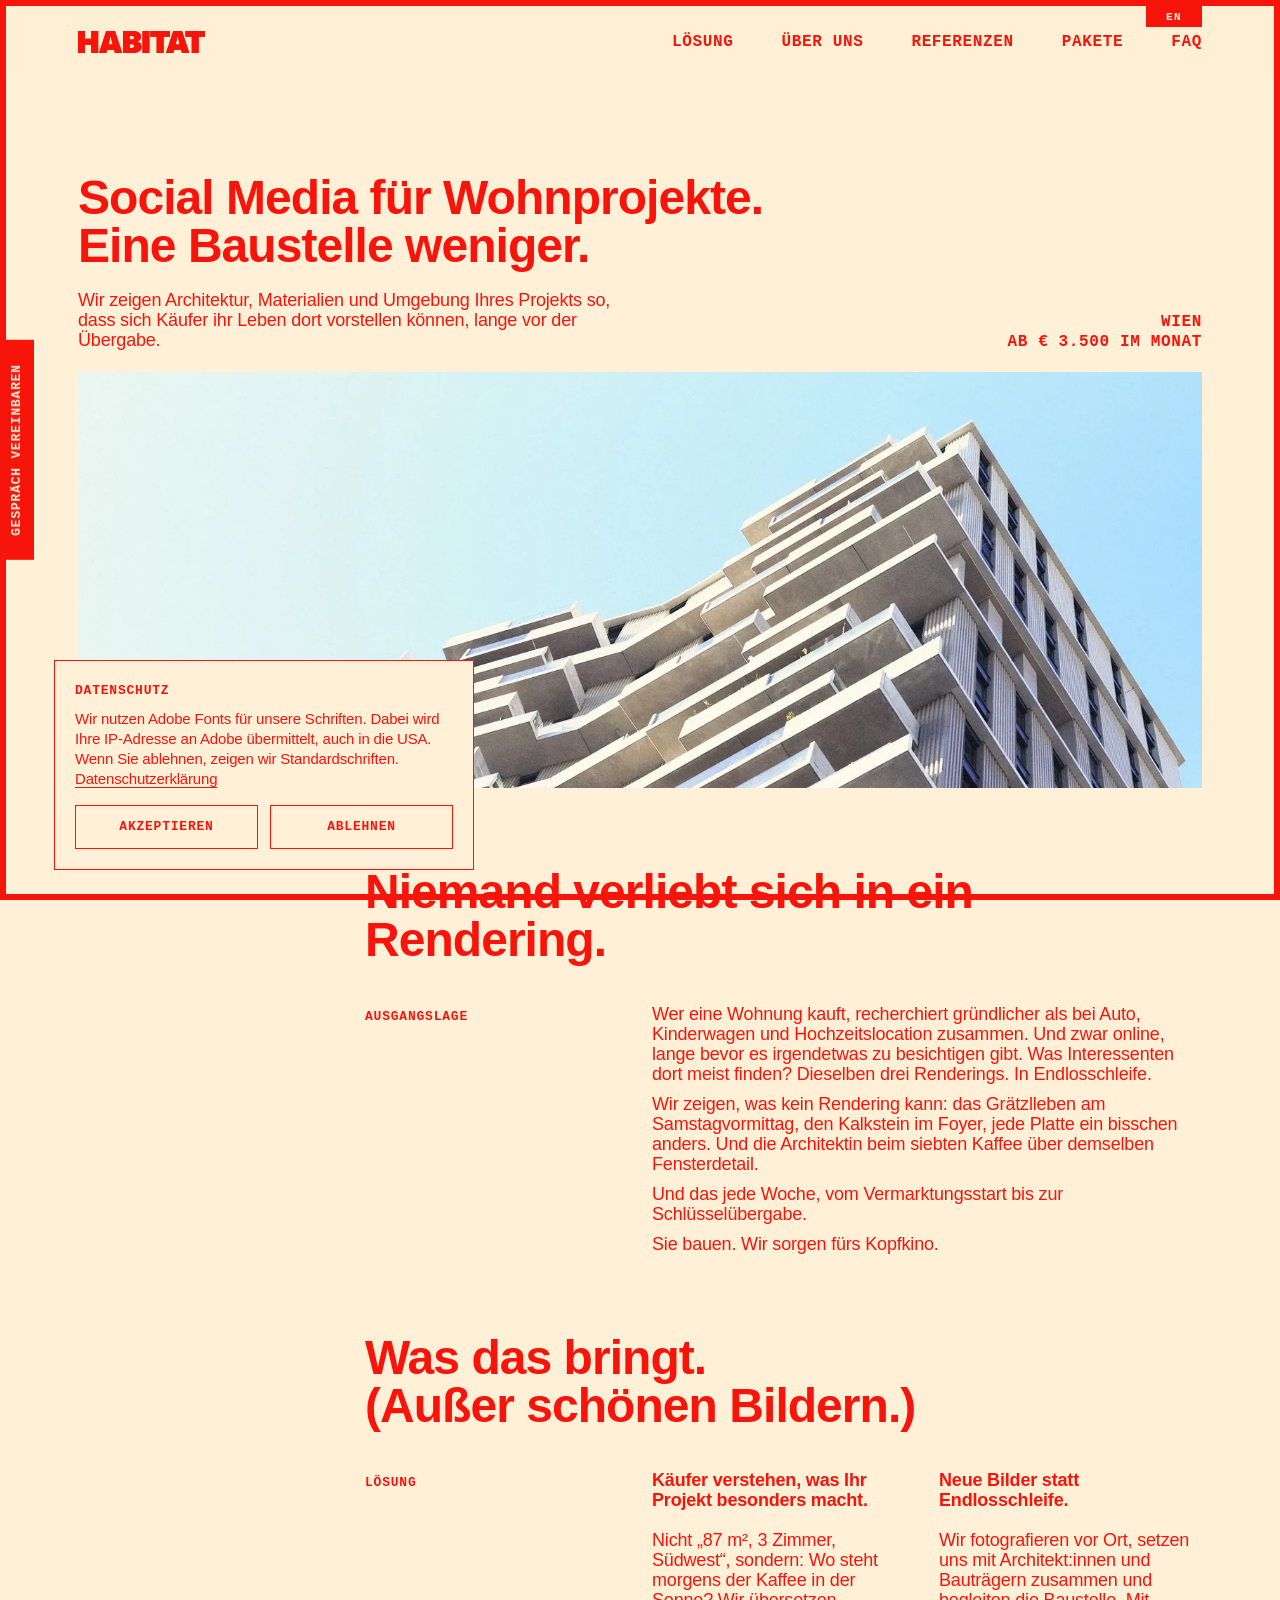
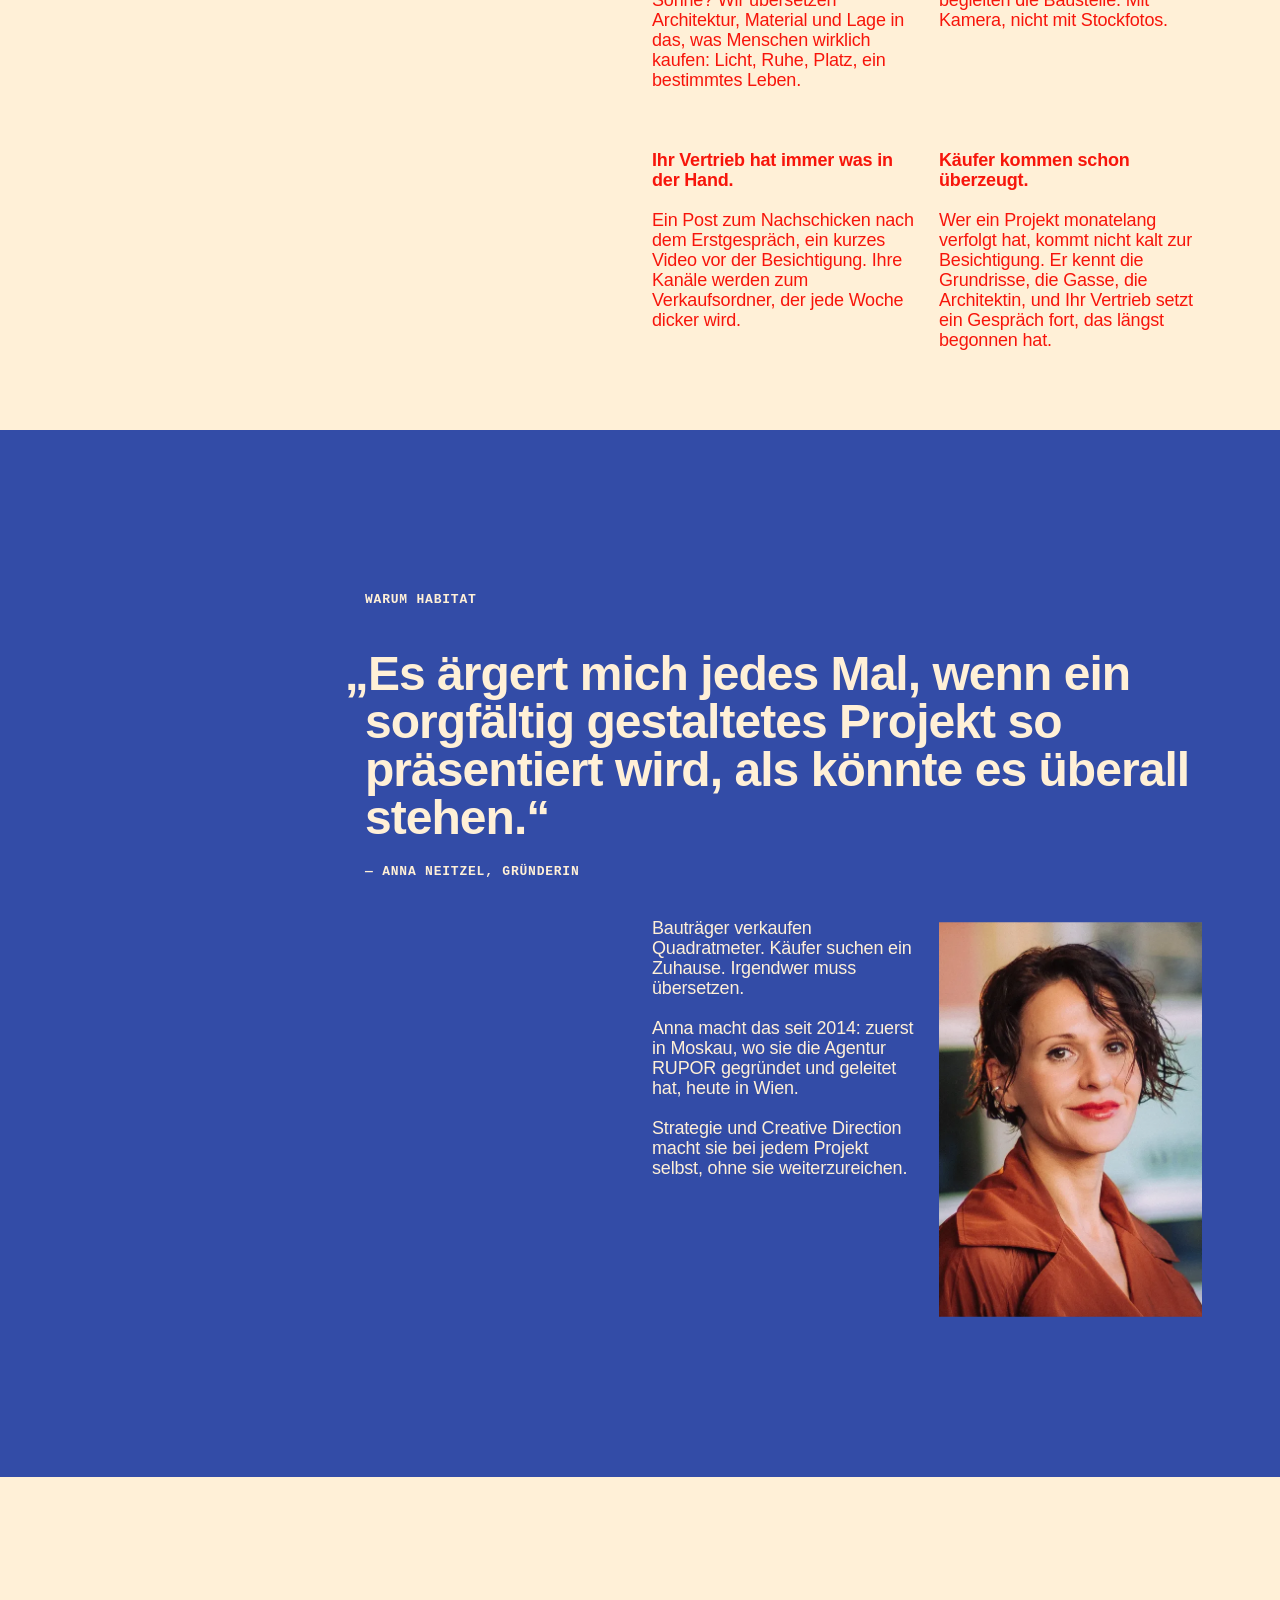
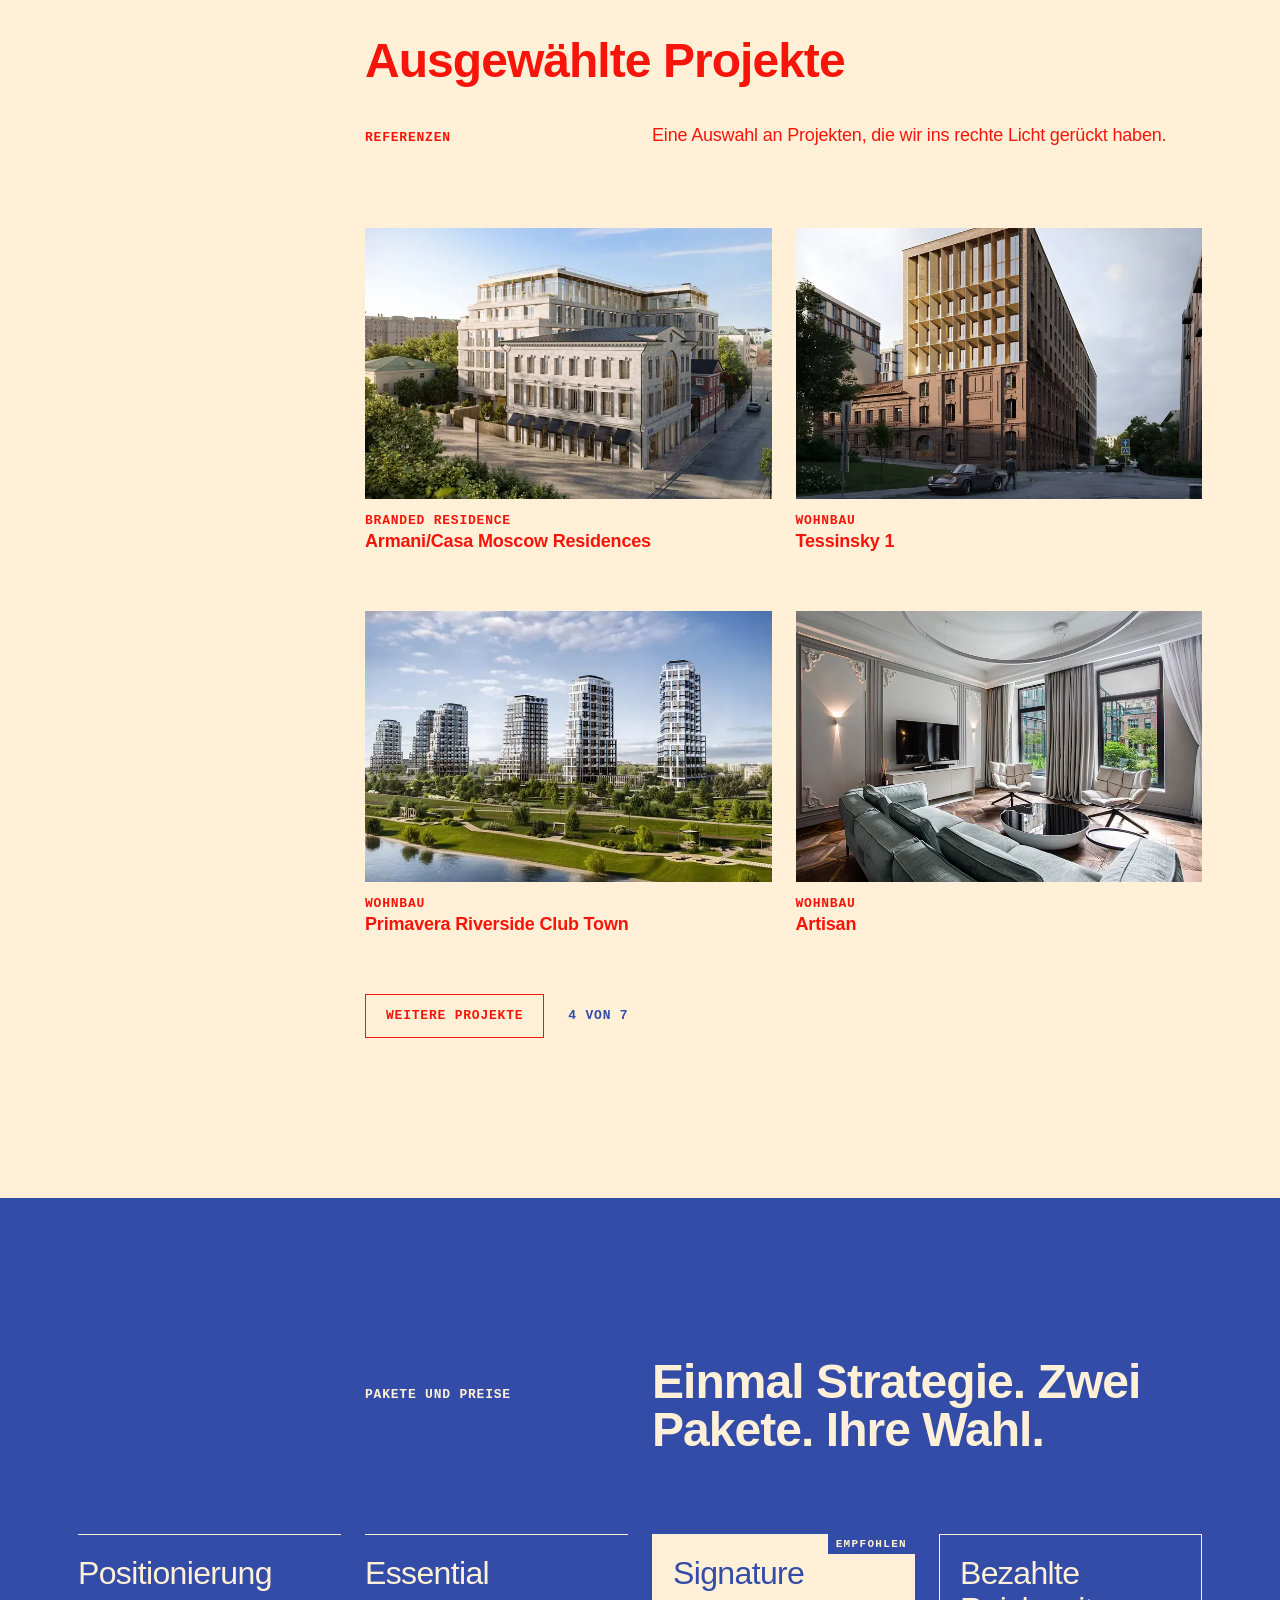
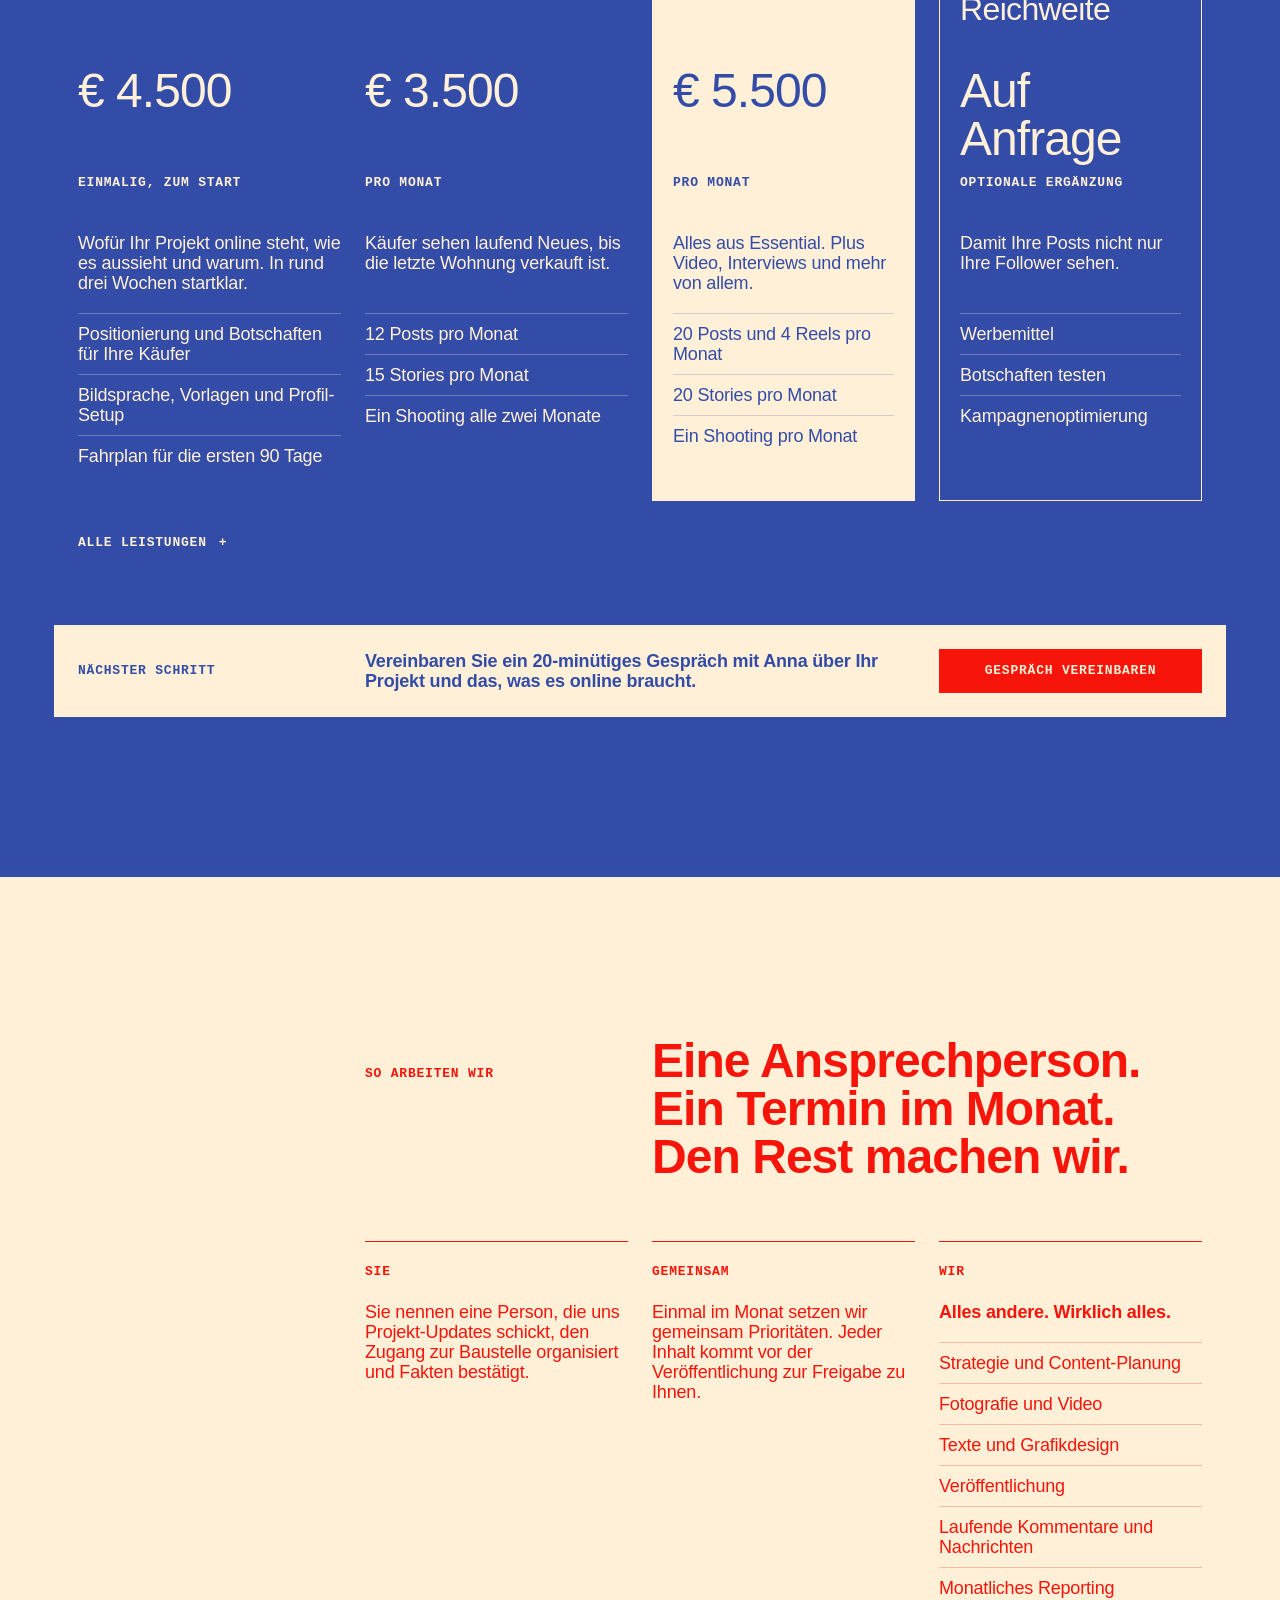
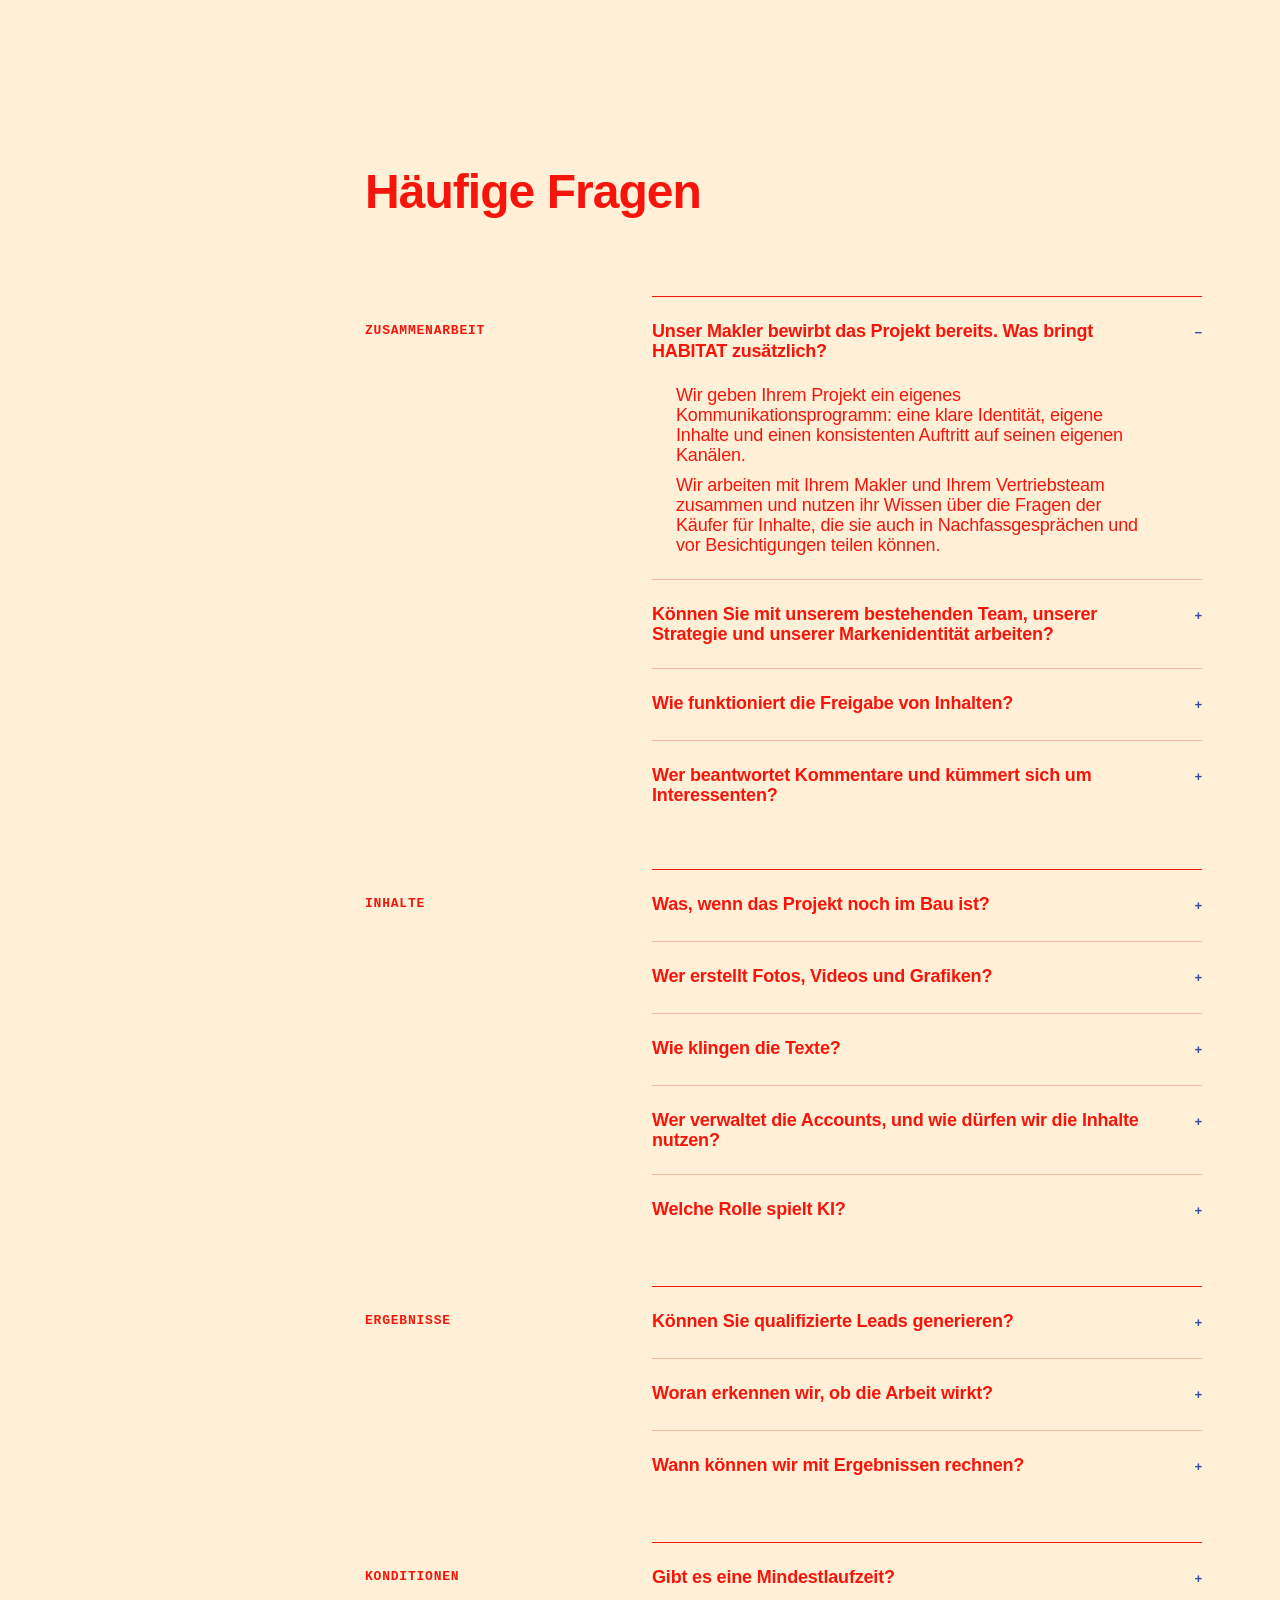
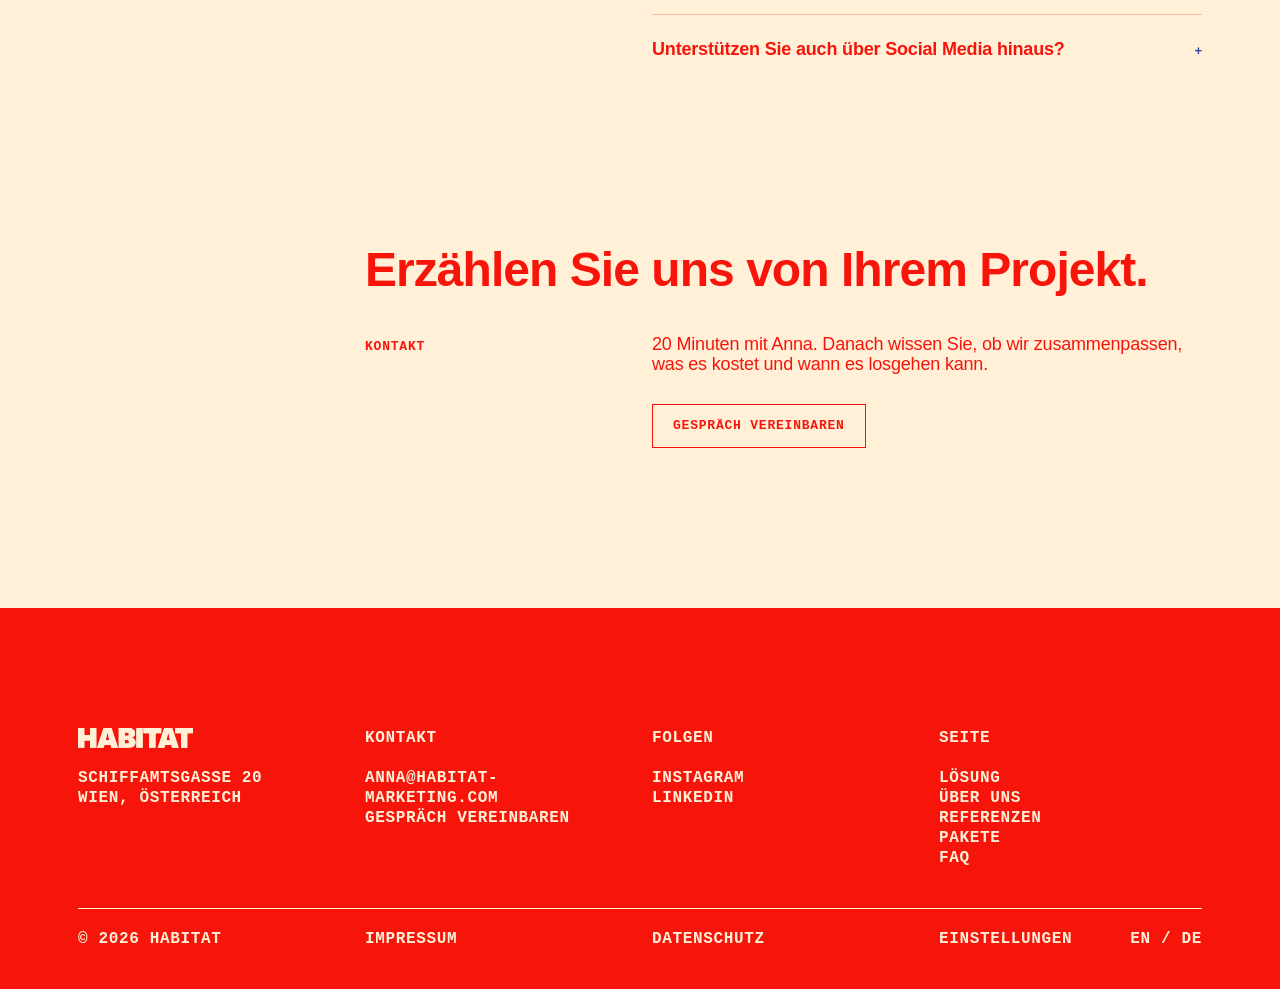
<file: index.html>
<!doctype html>
<html lang="de">
<head>
<meta charset="utf-8">
<meta name="viewport" content="width=device-width, initial-scale=1">
<title>HABITAT — Social Media für Wohnprojekte, Wien</title>
<meta name="description" content="Social Media für Premium-Wohnprojekte in Wien. HABITAT zeigt Architektur, Materialien und Umgebung Ihres Projekts so, dass sich Käufer ihr Leben dort vorstellen können. Ab € 3.500 im Monat.">
<meta property="og:title" content="HABITAT — Social Media für Wohnprojekte">
<meta property="og:description" content="Wir zeigen Architektur, Materialien und Umgebung Ihres Projekts so, dass sich Käufer ihr Leben dort vorstellen können, lange vor der Übergabe.">
<link rel="canonical" href="https://habitat-marketing.com/">
<link rel="alternate" hreflang="de" href="https://habitat-marketing.com/">
<link rel="alternate" hreflang="en" href="https://habitat-marketing.com/en/">
<link rel="alternate" hreflang="x-default" href="https://habitat-marketing.com/">
<meta name="robots" content="index, follow, max-image-preview:large">
<meta name="author" content="Anna Neitzel">
<meta property="og:type" content="website">
<meta property="og:site_name" content="HABITAT">
<meta property="og:url" content="https://habitat-marketing.com/">
<meta property="og:locale" content="de_AT">
<meta property="og:locale:alternate" content="en_GB">
<meta property="og:image" content="https://habitat-marketing.com/assets/img/og-image.jpg">
<meta property="og:image:width" content="1200">
<meta property="og:image:height" content="630">
<meta property="og:image:alt" content="Luftaufnahme eines begrünten Wohnhofs, HABITAT">
<meta name="twitter:card" content="summary_large_image">
<script type="application/ld+json">
{
 "@context": "https://schema.org",
 "@graph": [
  {
   "@type": "ProfessionalService",
   "@id": "https://habitat-marketing.com/#business",
   "name": "HABITAT",
   "alternateName": "HABITAT COMMUNICATIONS AGENCY",
   "url": "https://habitat-marketing.com/",
   "inLanguage": "de",
   "description": "Social Media und Kommunikation für Premium-Wohnprojekte in Wien, aus einer Hand: Positionierung, Fotografie und Video, Texte, Veröffentlichung, Community-Management und monatliches Reporting.",
   "email": "anna@habitat-marketing.com",
   "image": "https://habitat-marketing.com/assets/img/og-image.jpg",
   "logo": "https://habitat-marketing.com/assets/img/icons/icon-512.png",
   "address": {
    "@type": "PostalAddress",
    "streetAddress": "Schiffamtsgasse 20",
    "postalCode": "1020",
    "addressLocality": "Wien",
    "addressCountry": "AT"
   },
   "areaServed": [
    {
     "@type": "City",
     "name": "Vienna"
    },
    {
     "@type": "Country",
     "name": "Austria"
    }
   ],
   "knowsLanguage": [
    "en",
    "de"
   ],
   "founder": {
    "@id": "https://habitat-marketing.com/#anna"
   },
   "sameAs": [
    "https://www.instagram.com/habitat_marketing/",
    "https://www.linkedin.com/company/habitat-marketing-communications"
   ],
   "makesOffer": [
    {
     "@type": "Offer",
     "name": "Projekt-Kick-off",
     "priceCurrency": "EUR",
     "price": 4500
    },
    {
     "@type": "Offer",
     "name": "Essential",
     "priceCurrency": "EUR",
     "price": 3500,
     "priceSpecification": {
      "@type": "UnitPriceSpecification",
      "price": 3500,
      "priceCurrency": "EUR",
      "unitCode": "MON"
     }
    },
    {
     "@type": "Offer",
     "name": "Signature",
     "priceCurrency": "EUR",
     "price": 5500,
     "priceSpecification": {
      "@type": "UnitPriceSpecification",
      "price": 5500,
      "priceCurrency": "EUR",
      "unitCode": "MON"
     }
    }
   ]
  },
  {
   "@type": "Person",
   "@id": "https://habitat-marketing.com/#anna",
   "name": "Anna Neitzel",
   "jobTitle": "Gründerin",
   "worksFor": {
    "@id": "https://habitat-marketing.com/#business"
   },
   "knowsLanguage": [
    "en",
    "de",
    "ru"
   ]
  },
  {
   "@type": "WebSite",
   "@id": "https://habitat-marketing.com/#website",
   "url": "https://habitat-marketing.com/",
   "name": "HABITAT",
   "inLanguage": [
    "en",
    "de"
   ],
   "publisher": {
    "@id": "https://habitat-marketing.com/#business"
   }
  }
 ]
}
</script>
<meta name="theme-color" content="#fff0d7">
<link rel="icon" href="assets/img/icons/favicon-32.png" sizes="32x32" type="image/png">
<link rel="icon" href="assets/img/icons/icon-192.png" sizes="192x192" type="image/png">
<link rel="icon" href="assets/img/icons/icon.svg" type="image/svg+xml">
<link rel="apple-touch-icon" href="assets/img/icons/apple-touch-icon.png">
<link rel="manifest" href="site.webmanifest">
<!-- Adobe Fonts load only after consent (see main.js, "Fonts consent"); otherwise system fonts are used -->
<script>(function(){try{var c=JSON.parse(localStorage.getItem("habitat-fonts")||"null");if(c&&c.v==="yes"&&Date.now()-c.t<15768000000){var l=document.createElement("link");l.rel="stylesheet";l.id="adobe-fonts";l.href="https://use.typekit.net/uzy3lzg.css";document.head.appendChild(l);}}catch(e){}})();</script>
<link rel="stylesheet" href="styles.css">
<script src="main.js" defer></script>
</head>
<body>

<a class="skip" href="#main">Zum Inhalt springen</a>

<!-- The red frame, fixed on all four sides of the viewport -->
<div class="frame" aria-hidden="true"></div>

<!-- "Gespräch vereinbaren": red tab on the left edge (desktop), red bar along the bottom (mobile) -->
<a class="rail" href="#request-call">Gespräch vereinbaren</a>

<!-- Fixed top bar inside the frame.
     Desktop: logo · nav (current section in blue) · DE tab
     Mobile:  logo · menu square -->
<header class="top">
  <div class="wrap top__inner">
    <a class="top__home" href="#top" aria-label="HABITAT, zum Seitenanfang">
      <img class="top__logo" src="assets/img/habitat-logo-red.svg" alt="HABITAT" width="127" height="22">
    </a>
    <nav class="top__nav nav" aria-label="Hauptnavigation">
      <a href="#approach">Lösung</a>
      <a href="#why-us">Über uns</a>
      <a href="#references">Referenzen</a>
      <a href="#plans">Pakete</a>
      <a href="#faq">FAQ</a>
    </nav>
    <a class="top__lang" href="en/" lang="en" hreflang="en" title="English">EN</a>
    <button class="top__menu" type="button" aria-label="Menü öffnen" aria-controls="menu" aria-expanded="false" data-open-menu>
      <svg width="20" height="12" viewBox="0 0 20 12" aria-hidden="true"><path d="M0 1h20M0 11h20" stroke="currentColor" stroke-width="2" fill="none"/></svg>
    </button>
  </div>
</header>

<main id="main">

<!-- 01 HERO -->
<section class="hero" id="top" data-section="">
  <div class="wrap">
    <h1 class="display hero__title">Social Media für Wohnprojekte.<br>Eine Baustelle weniger.</h1>

    <div class="grid hero__intro">
      <p class="g-12">Wir zeigen Architektur, Materialien und Umgebung Ihres Projekts so, dass sich Käufer ihr Leben dort vorstellen können, lange vor der Übergabe.</p>
      <p class="g-4 nav hero__meta">Wien<br>ab € 3.500 im Monat</p>
    </div>

    <picture>
      <source media="(max-width: 760px)" srcset="assets/img/hero-vienna4-mobile-800.webp 800w, assets/img/hero-vienna4-mobile-1600.webp 1600w" sizes="100vw" width="1600" height="900">
      <img class="hero__img" src="assets/img/hero-vienna4-1600.webp" srcset="assets/img/hero-vienna4-1600.webp 1600w, assets/img/hero-vienna4-2400.webp 2400w, assets/img/hero-vienna4-3200.webp 3200w" sizes="100vw" alt="Gestaffelte Balkone eines Wohnhochhauses in Wien vor blauem Himmel" width="3200" height="1185" fetchpriority="high">
    </picture>
  </div>
</section>

<!-- 02 CHALLENGE -->
<section class="section section--challenge" data-section="Ausgangslage">
  <div class="wrap grid stack">
    <h2 class="display g-24">Niemand verliebt sich in ein Rendering.</h2>
    <p class="label g-2 first-m">Ausgangslage</p>
    <div class="g-34 copy">
      <p>Wer eine Wohnung kauft, recherchiert gründlicher als bei Auto, Kinderwagen und Hochzeitslocation zusammen. Und zwar online, lange bevor es irgendetwas zu besichtigen gibt. Was Interessenten dort meist finden? Dieselben drei Renderings. In Endlosschleife.</p>
      <p>Wir zeigen, was kein Rendering kann: das Grätzlleben am Samstagvormittag, den Kalkstein im Foyer, jede Platte ein bisschen anders. Und die Architektin beim siebten Kaffee über demselben Fensterdetail.</p>
      <p>Und das jede Woche, vom Vermarktungsstart bis zur Schlüsselübergabe.</p>
      <p>Sie bauen. Wir sorgen fürs Kopfkino.</p>
    </div>
  </div>
  <!-- DETAIL ROW — hidden until new photos are in. To restore, remove this comment wrapper.
  <div class="wrap">
  <div class="grid details">
    <figure class="details__item">
      <img src="assets/img/details/baustelle-600.webp" srcset="assets/img/details/baustelle-600.webp 600w, assets/img/details/baustelle-1067.webp 1067w" sizes="(max-width: 760px) 78vw, 25vw" alt="Betonkübel auf einer Baustelle im Nordbahnviertel" width="1067" height="1423" loading="lazy">
      <figcaption class="label">Baustelle</figcaption>
    </figure>
    <figure class="details__item">
      <img src="assets/img/details/freie-mitte-600.webp" srcset="assets/img/details/freie-mitte-600.webp 600w, assets/img/details/freie-mitte-1067.webp 1067w" sizes="(max-width: 760px) 78vw, 25vw" alt="Holzsteg durch die Freie Mitte, dahinter Baukräne" width="1067" height="1423" loading="lazy">
      <figcaption class="label">Freie Mitte</figcaption>
    </figure>
    <figure class="details__item">
      <img src="assets/img/details/graetzl-600.webp" srcset="assets/img/details/graetzl-600.webp 600w, assets/img/details/graetzl-1067.webp 1067w" sizes="(max-width: 760px) 78vw, 25vw" alt="Mutter mit Kinderwagen und Kleinkind auf einem Weg zwischen Wohnbauten" width="1067" height="1423" loading="lazy">
      <figcaption class="label">Grätzl</figcaption>
    </figure>
    <figure class="details__item">
      <img src="assets/img/details/morgenlicht-600.webp" srcset="assets/img/details/morgenlicht-600.webp 600w, assets/img/details/morgenlicht-1067.webp 1067w" sizes="(max-width: 760px) 78vw, 25vw" alt="Balkone im Morgenlicht hinter Laub" width="1067" height="1423" loading="lazy">
      <figcaption class="label">Morgenlicht</figcaption>
    </figure>
  </div>
  </div>
  -->
</section>

<!-- 03 HANDLED -->
<section class="section section--handled" id="approach" data-section="Lösung">
  <div class="wrap grid stack">
    <h2 class="display g-24">Was das bringt.<br>(Außer schönen Bildern.)</h2>
    <p class="label g-2 first-m">Lösung</p>
    <div class="g-34 handled">
      <article>
        <h3 class="b">Käufer verstehen, was Ihr Projekt besonders macht.</h3>
        <p>Nicht „87 m², 3 Zimmer, Südwest“, sondern: Wo steht morgens der Kaffee in der Sonne? Wir übersetzen Architektur, Material und Lage in das, was Menschen wirklich kaufen: Licht, Ruhe, Platz, ein bestimmtes Leben.</p>
      </article>
      <article>
        <h3 class="b">Neue Bilder statt Endlosschleife.</h3>
        <p>Wir fotografieren vor Ort, setzen uns mit Architekt:innen und Bauträgern zusammen und begleiten die Baustelle. Mit Kamera, nicht mit Stockfotos.</p>
      </article>
      <article>
        <h3 class="b">Ihr Vertrieb hat immer was in der Hand.</h3>
        <p>Ein Post zum Nachschicken nach dem Erstgespräch, ein kurzes Video vor der Besichtigung. Ihre Kanäle werden zum Verkaufsordner, der jede Woche dicker wird.</p>
      </article>
      <article>
        <h3 class="b">Käufer kommen schon überzeugt.</h3>
        <p>Wer ein Projekt monatelang verfolgt hat, kommt nicht kalt zur Besichtigung. Er kennt die Grundrisse, die Gasse, die Architektin, und Ihr Vertrieb setzt ein Gespräch fort, das längst begonnen hat.</p>
      </article>
    </div>
  </div>
</section>

<!-- 04 WHY HABITAT -->
<section class="section section--why ground-blue" id="why-us" data-section="Über uns">
  <div class="wrap">
    <div class="grid">
      <h2 class="label g-2">Warum HABITAT</h2>
    </div>
    <figure class="grid why__quote">
      <blockquote class="g-24">
        <p class="display hang">„Es ärgert mich jedes Mal, wenn ein sorgfältig gestaltetes Projekt so präsentiert wird, als könnte es überall stehen.“</p>
      </blockquote>
      <figcaption class="label g-24">— Anna Neitzel, Gründerin</figcaption>
    </figure>
    <div class="grid why__bio">
      <img class="g-4" src="assets/img/anna/anna-neitzel-800.webp" srcset="assets/img/anna/anna-neitzel-800.webp 533w, assets/img/anna/anna-neitzel-1200.webp 800w" sizes="(max-width: 760px) 100vw, 25vw" alt="Porträt von Anna Neitzel, Gründerin von HABITAT" width="800" height="1200" loading="lazy">
      
      <p class="g-3">Bauträger verkaufen Quadratmeter. Käufer suchen ein Zuhause. Irgendwer muss übersetzen.<br><br>Anna macht das seit 2014: zuerst in Moskau, wo sie die Agentur RUPOR gegründet und geleitet hat, heute in Wien.<br><br>Strategie und Creative Direction macht sie bei jedem Projekt selbst, ohne sie weiterzureichen.</p>
    </div>
  </div>
</section>

<!-- 05 PROJECTS -->
<section class="section section--projects" id="references" data-section="Referenzen">
  <div class="wrap">
    <div class="grid stack">
      <h2 class="display g-24">Ausgewählte Projekte</h2>
      <p class="label g-2 first-m">Referenzen</p>
      <p class="g-34">Eine Auswahl an Projekten, die wir ins rechte Licht gerückt haben.</p>
    </div>

    <div class="grid projects">
      <!--
        One <li> per project. The card shows category + name.
        Everything inside .project__detail only appears in the project dialog.
        To add a real photo, replace a <span class="ph …"> with
        <img src="assets/img/projects/…jpg" alt="…" loading="lazy">.
      -->
      <ul class="projects__list g-24" role="list">

        <li class="project">
          <button class="project__card" type="button">
            <img class="ph--card" src="assets/img/projects/armani-casa/front-800.webp" srcset="assets/img/projects/armani-casa/front-800.webp 800w, assets/img/projects/armani-casa/front-1600.webp 1600w" sizes="(max-width: 760px) 100vw, 36vw" width="1600" height="941" alt="Armani/Casa Moscow Residences, Straßenansicht" loading="lazy">
            <span class="label">Branded Residence</span>
            <span class="project__name">Armani/Casa Moscow Residences</span>
          </button>
          <div class="project__detail" hidden>
            <p class="detail__role">Kommunikationsstrategie · Luxusimmobilien-Marketing</p>
            <p class="detail__snippet">Launch einer Branded Residence</p>
            <p>Wir entwickelten die Launch-Kommunikation für eine Armani/Casa Branded Residence und übersetzten die Designidentität der Marke in ein Angebot für Luxusimmobilien. Gemeinsam mit dem internationalen Markenteam stimmten wir Botschaften, Inhalte und visuellen Auftritt mit den globalen Richtlinien ab und sorgten so für einen konsistenten Markteintritt.</p>
            <img class="detail__main" src="assets/img/projects/armani-casa/front-1600.webp" srcset="assets/img/projects/armani-casa/front-800.webp 800w, assets/img/projects/armani-casa/front-1600.webp 1600w" sizes="(max-width: 760px) 100vw, 30vw" width="1600" height="941" alt="Armani/Casa Moscow Residences, Straßenansicht" loading="lazy">
            <img class="detail__side" src="assets/img/projects/armani-casa/lobby-800.webp" srcset="assets/img/projects/armani-casa/lobby-800.webp 800w, assets/img/projects/armani-casa/lobby-1600.webp 1600w" sizes="(max-width: 760px) 50vw, 30vw" width="1600" height="1200" alt="Armani/Casa Moscow Residences, Lobby" loading="lazy">
            <img class="detail__side" src="assets/img/projects/armani-casa/street-800.webp" srcset="assets/img/projects/armani-casa/street-800.webp 800w, assets/img/projects/armani-casa/street-1600.webp 1600w" sizes="(max-width: 760px) 50vw, 30vw" width="1260" height="1035" alt="Armani/Casa Moscow Residences, Eingang an der Straße" loading="lazy">
          </div>
        </li>

        <li class="project">
          <button class="project__card" type="button">
            <img class="ph--card" src="assets/img/projects/tessinsky-1/front-800.webp" srcset="assets/img/projects/tessinsky-1/front-800.webp 800w, assets/img/projects/tessinsky-1/front-1600.webp 1600w" sizes="(max-width: 760px) 100vw, 36vw" width="1600" height="995" alt="Tessinsky 1, der Neubau neben dem historischen Backsteinhaus" loading="lazy">
            <span class="label">Wohnbau</span>
            <span class="project__name">Tessinsky 1</span>
          </button>
          <div class="project__detail" hidden>
            <p class="detail__role">Launch-Strategie · Social-Media-Management · PR · Events</p>
            <p class="detail__snippet">Von der Positionierung vor dem Launch bis zur laufenden Vermarktung</p>
            <p>Wir entwickelten Positionierung und Launch-Kommunikation für Tessinsky 1, ein Luxus-Wohnprojekt, das historische und zeitgenössische Architektur verbindet. Unsere Arbeit umfasste Immobilien-PR, Social-Media-Strategie, visuelle Inhalte. Laufende Kommunikation begleitete das Projekt während der gesamten Zusammenarbeit; es war in weniger als zwei Jahren ausverkauft.</p>
            <img class="detail__main" src="assets/img/projects/tessinsky-1/front-1600.webp" srcset="assets/img/projects/tessinsky-1/front-800.webp 800w, assets/img/projects/tessinsky-1/front-1600.webp 1600w" sizes="(max-width: 760px) 100vw, 30vw" width="1600" height="995" alt="Tessinsky 1, der Neubau neben dem historischen Backsteinhaus" loading="lazy">
            <img class="detail__side" src="assets/img/projects/tessinsky-1/facade-800.webp" srcset="assets/img/projects/tessinsky-1/facade-800.webp 800w, assets/img/projects/tessinsky-1/facade-1600.webp 1600w" sizes="(max-width: 760px) 50vw, 30vw" width="1600" height="1078" alt="Tessinsky 1, dunkle Klinkerfassade mit Messingbalkonen" loading="lazy">
            <img class="detail__side" src="assets/img/projects/tessinsky-1/living-800.webp" srcset="assets/img/projects/tessinsky-1/living-800.webp 800w, assets/img/projects/tessinsky-1/living-1600.webp 1600w" sizes="(max-width: 760px) 50vw, 30vw" width="1600" height="1143" alt="Tessinsky 1, Wohnraum mit doppelter Raumhöhe" loading="lazy">
          </div>
        </li>

        <li class="project">
          <button class="project__card" type="button">
            <img class="ph--card" src="assets/img/projects/primavera/riverview-800.webp" srcset="assets/img/projects/primavera/riverview-800.webp 800w, assets/img/projects/primavera/riverview-1600.webp 1600w" sizes="(max-width: 760px) 100vw, 36vw" width="906" height="906" alt="Primavera, Wohntürme am Fluss" loading="lazy">
            <span class="label">Wohnbau</span>
            <span class="project__name">Primavera Riverside Club Town</span>
          </button>
          <div class="project__detail" hidden>
            <p class="detail__role">Social Media · Influencer-Marketing · Performance-Marketing-Support · PR · Reputationsmanagement</p>
            <p class="detail__snippet">Nachfrage für Premium-Wohnungen aufbauen</p>
            <p>Wir positionierten ein Projekt am Fluss rund um Architektur, Natur und Wohlbefinden. Immobilien-PR, Social-Media-Management, Influencer-Marketing, Makler-Events und Online-Reputationsmanagement begleiteten den Launch und die laufende Vermarktung. Das Projekt zählte 2023 und 2024 zu den fünf meistverkauften Premium-Wohnprojekten Moskaus.</p>
            <img class="detail__main" src="assets/img/projects/primavera/riverview-1600.webp" srcset="assets/img/projects/primavera/riverview-800.webp 800w, assets/img/projects/primavera/riverview-1600.webp 1600w" sizes="(max-width: 760px) 100vw, 30vw" width="906" height="906" alt="Primavera, Wohntürme am Fluss" loading="lazy">
            <img class="detail__side" src="assets/img/projects/primavera/park-800.webp" srcset="assets/img/projects/primavera/park-800.webp 800w, assets/img/projects/primavera/park-1600.webp 1600w" sizes="(max-width: 760px) 50vw, 30vw" width="1280" height="800" alt="Primavera, Parklandschaft zwischen den Gebäuden" loading="lazy">
            <img class="detail__side" src="assets/img/projects/primavera/penthouse-800.webp" srcset="assets/img/projects/primavera/penthouse-800.webp 800w, assets/img/projects/primavera/penthouse-1600.webp 1600w" sizes="(max-width: 760px) 50vw, 30vw" width="1280" height="908" alt="Primavera, Penthouse-Terrasse mit Blick auf den Fluss bei Sonnenuntergang" loading="lazy">
          </div>
        </li>

        <li class="project">
          <button class="project__card" type="button">
            <img class="ph--card" src="assets/img/projects/artisan/living-800.webp" srcset="assets/img/projects/artisan/living-800.webp 800w, assets/img/projects/artisan/living-1600.webp 1600w" sizes="(max-width: 760px) 100vw, 36vw" width="1600" height="1067" alt="Artisan, Wohnzimmer mit Blick ins Grüne" loading="lazy">
            <span class="label">Wohnbau</span>
            <span class="project__name">Artisan</span>
          </button>
          <div class="project__detail" hidden>
            <p class="detail__role">Social-Media-Management · Markenkooperationen · PR · Events</p>
            <p class="detail__snippet">Luxusimmobilien-Marketing über Design und Lifestyle</p>
            <p>Wir betreuten Social Media, PR und Events für Artisan, ein Luxus-Wohnprojekt im Portfolio der Schweizer Finanzgruppe Valartis. Unsere Arbeit verband Social-Media-Strategie, visuelle Konzepte und Content-Planung mit Medienarbeit und Markenkooperationen. Redaktionelle Geschichten über Architektur, Interieur und Lifestyle hielten das Interesse auch jenseits von Baufortschrittsmeldungen wach.</p>
            <img class="detail__main" src="assets/img/projects/artisan/living-1600.webp" srcset="assets/img/projects/artisan/living-800.webp 800w, assets/img/projects/artisan/living-1600.webp 1600w" sizes="(max-width: 760px) 100vw, 30vw" width="1600" height="1067" alt="Artisan, Wohnzimmer mit Blick ins Grüne" loading="lazy">
            <img class="detail__side" src="assets/img/projects/artisan/courtyard-800.webp" srcset="assets/img/projects/artisan/courtyard-800.webp 800w, assets/img/projects/artisan/courtyard-1600.webp 1600w" sizes="(max-width: 760px) 50vw, 30vw" width="1600" height="1067" alt="Artisan, begrünter Innenhof zwischen Backsteinbauten" loading="lazy">
            <img class="detail__side" src="assets/img/projects/artisan/lobby-800.webp" srcset="assets/img/projects/artisan/lobby-800.webp 800w, assets/img/projects/artisan/lobby-1600.webp 1600w" sizes="(max-width: 760px) 50vw, 30vw" width="1600" height="966" alt="Artisan, Lobby in Marmor" loading="lazy">
          </div>
        </li>

        <li class="project">
          <button class="project__card" type="button">
            <img class="ph--card" src="assets/img/projects/turandot/front-800.webp" srcset="assets/img/projects/turandot/front-800.webp 800w, assets/img/projects/turandot/front-1600.webp 1600w" sizes="(max-width: 760px) 100vw, 36vw" width="1280" height="918" alt="Turandot Residences, das Gebäude hinter seinem Garten" loading="lazy">
            <span class="label">Wohnbau</span>
            <span class="project__name">Turandot Residences</span>
          </button>
          <div class="project__detail" hidden>
            <p class="detail__role">Social-Media-Management · Markenkooperationen · PR · Events</p>
            <p class="detail__snippet">Sichtbarkeit für Luxus-Residenzen erhalten</p>
            <p>Für Turandot Residences, Teil des Immobilienportfolios der Schweizer Finanzgruppe Valartis, übernahmen wir Immobilien-PR, Social-Media-Management und Event-Begleitung. Unsere Arbeit umfasste visuelle Konzepte, Content-Planung und Veröffentlichung, Medienarbeit und Markenkooperationen. Als die Baunachrichten weniger wurden, hielten Sonderprojekte und neue redaktionelle Blickwinkel das Projekt sichtbar.</p>
            <img class="detail__main" src="assets/img/projects/turandot/front-1600.webp" srcset="assets/img/projects/turandot/front-800.webp 800w, assets/img/projects/turandot/front-1600.webp 1600w" sizes="(max-width: 760px) 100vw, 30vw" width="1280" height="918" alt="Turandot Residences, das Gebäude hinter seinem Garten" loading="lazy">
            <img class="detail__side" src="assets/img/projects/turandot/street-800.webp" srcset="assets/img/projects/turandot/street-800.webp 800w, assets/img/projects/turandot/street-1600.webp 1600w" sizes="(max-width: 760px) 50vw, 30vw" width="1300" height="867" alt="Turandot Residences, Straßenansicht mit dem Neubau dahinter" loading="lazy">
            <img class="detail__side" src="assets/img/projects/turandot/winterview-800.webp" srcset="assets/img/projects/turandot/winterview-800.webp 800w, assets/img/projects/turandot/winterview-1600.webp 1600w" sizes="(max-width: 760px) 50vw, 30vw" width="1280" height="853" alt="Turandot Residences, Winterblick über die Dächer des Moskauer Zentrums" loading="lazy">
          </div>
        </li>

        <li class="project">
          <button class="project__card" type="button">
            <img class="ph--card" src="assets/img/projects/central-telegraph/front-800.webp" srcset="assets/img/projects/central-telegraph/front-800.webp 800w, assets/img/projects/central-telegraph/front-1600.webp 1600w" sizes="(max-width: 760px) 100vw, 36vw" width="1600" height="1066" alt="Central Telegraph, das Wahrzeichen in der Dämmerung" loading="lazy">
            <span class="label">Denkmal</span>
            <span class="project__name">Central Telegraph</span>
          </button>
          <div class="project__detail" hidden>
            <p class="detail__role">PR · Reputationsmanagement · Stakeholder-Dialog</p>
            <p class="detail__snippet">Denkmal-Umnutzung unter öffentlicher Beobachtung kommunizieren</p>
            <p>Wir entwickelten Positionierung und Kommunikation für die Umwandlung eines denkmalgeschützten Wahrzeichens in einen Ort mit gemischter Nutzung. Denkmal-PR, Stakeholder-Dialog, Expertenkommentare und Reputationsmanagement in Social Media gingen auf Bedenken zu Erhalt und Umbau ein. Die Kampagne brachte über 60 Medienberichte und eröffnete den Dialog zwischen Bauträger, Behörden und Architekturszene.</p>
            <img class="detail__main" src="assets/img/projects/central-telegraph/front-1600.webp" srcset="assets/img/projects/central-telegraph/front-800.webp 800w, assets/img/projects/central-telegraph/front-1600.webp 1600w" sizes="(max-width: 760px) 100vw, 30vw" width="1600" height="1066" alt="Central Telegraph, das Wahrzeichen in der Dämmerung" loading="lazy">
            <img class="detail__side" src="assets/img/projects/central-telegraph/lobby-800.webp" srcset="assets/img/projects/central-telegraph/lobby-800.webp 800w, assets/img/projects/central-telegraph/lobby-1600.webp 1600w" sizes="(max-width: 760px) 50vw, 30vw" width="1200" height="750" alt="Central Telegraph, umgestaltete Eingangshalle" loading="lazy">
            <img class="detail__side" src="assets/img/projects/central-telegraph/hall-800.webp" srcset="assets/img/projects/central-telegraph/hall-800.webp 800w, assets/img/projects/central-telegraph/hall-1600.webp 1600w" sizes="(max-width: 760px) 50vw, 30vw" width="1200" height="800" alt="Central Telegraph, Auditorium" loading="lazy">
          </div>
        </li>

        <li class="project">
          <button class="project__card" type="button">
            <img class="ph--card" src="assets/img/projects/cote-rocheuse/vineyard-800.webp" srcset="assets/img/projects/cote-rocheuse/vineyard-800.webp 800w, assets/img/projects/cote-rocheuse/vineyard-1600.webp 1600w" sizes="(max-width: 760px) 100vw, 36vw" width="1200" height="800" alt="Côte Rocheuse, das Weingut inmitten der Weinberge" loading="lazy">
            <span class="label">Architektur</span>
            <span class="project__name">Côte Rocheuse Winery</span>
          </button>
          <div class="project__detail" hidden>
            <p class="detail__role">Architektur-PR · Internationale Medienarbeit</p>
            <p class="detail__snippet">Internationale Sichtbarkeit für ein Weingut als Reiseziel</p>
            <p>Wir entwickelten eine internationale PR-Kampagne, die die Architektur des Weinguts mit Wein, Design und Reisen verband. Gezielte Medienarbeit und Storytelling sicherten Berichte unter anderem in ArchDaily und Wine Spectator. Das Projekt kam zudem auf die Shortlist des World Architecture Festival und schärfte so sein internationales Profil.</p>
            <img class="detail__main" src="assets/img/projects/cote-rocheuse/vineyard-1600.webp" srcset="assets/img/projects/cote-rocheuse/vineyard-800.webp 800w, assets/img/projects/cote-rocheuse/vineyard-1600.webp 1600w" sizes="(max-width: 760px) 100vw, 30vw" width="1200" height="800" alt="Côte Rocheuse, das Weingut inmitten der Weinberge" loading="lazy">
            <img class="detail__side" src="assets/img/projects/cote-rocheuse/stairs-800.webp" srcset="assets/img/projects/cote-rocheuse/stairs-800.webp 800w, assets/img/projects/cote-rocheuse/stairs-1600.webp 1600w" sizes="(max-width: 760px) 50vw, 30vw" width="800" height="1200" alt="Côte Rocheuse, Betonterrasse und Treppe" loading="lazy">
            <img class="detail__side" src="assets/img/projects/cote-rocheuse/cellar-800.webp" srcset="assets/img/projects/cote-rocheuse/cellar-800.webp 800w, assets/img/projects/cote-rocheuse/cellar-1600.webp 1600w" sizes="(max-width: 760px) 50vw, 30vw" width="1200" height="800" alt="Côte Rocheuse, Produktionshalle mit Panoramafenster" loading="lazy">
          </div>
        </li>

      </ul>

      <div class="projects__more g-24" hidden>
        <button class="btn" type="button" data-more>Weitere Projekte</button>
        <p class="label meta" aria-live="polite"><span data-count>4</span> von <span data-total>14</span></p>
      </div>
    </div>
  </div>
</section>

<!-- 06 PLANS -->
<section class="section section--plans ground-blue" id="plans" data-section="Pakete">
  <div class="wrap">
    <div class="grid stack">
      <h2 class="display g-34">Einmal Strategie. Zwei Pakete. Ihre Wahl.</h2>
      <p class="label g-2 first-m">Pakete und Preise</p>
    </div>
    <div class="grid plans" data-plans>
      <article class="plan">
        <h3 class="plan__name">Positionierung</h3>
        <p class="plan__price">€ 4.500</p>
        <p class="label plan__unit">Einmalig, zum Start</p>
        <p class="plan__lead">Wofür Ihr Projekt online steht, wie es aussieht und warum. In rund drei Wochen startklar.</p>
        <ul class="plan__list" role="list">
          <li>Positionierung und Botschaften für Ihre Käufer</li>
          <li>Bildsprache, Vorlagen und Profil-Setup</li>
          <li>Fahrplan für die ersten 90 Tage</li>
        </ul>
        <div class="plan__more">
          <p class="label">Ebenfalls enthalten</p>
          <p>Wir prüfen, was Sie schon haben: Branding, Renderings, Fotos, Exposé und bisherige Kampagnen. Und ob all das das Bild zeichnet, das Käufer im Kopf haben sollen. Dazu: Wettbewerbsanalyse, Kanal-Prioritäten, die Themen, über die wir laufend erzählen, und der erste Rollout.</p>
        </div>
      </article>

      <article class="plan">
        <h3 class="plan__name">Essential</h3>
        <p class="plan__price">€ 3.500</p>
        <p class="label plan__unit">Pro Monat</p>
        <p class="plan__lead">Käufer sehen laufend Neues, bis die letzte Wohnung verkauft ist.</p>
        <ul class="plan__list" role="list">
          <li>12 Posts pro Monat</li>
          <li>15 Stories pro Monat</li>
          <li>Ein Shooting alle zwei Monate</li>
        </ul>
        <div class="plan__more">
          <p class="label">Ebenfalls enthalten</p>
          <p>Instagram, Facebook und LinkedIn. Content-Planung, Texte, Grafikdesign, Veröffentlichung, Community-Management und monatliches Reporting. Die Shootings zeigen das Projekt oder seine Umgebung.</p>
        </div>
      </article>

      <article class="plan plan--featured">
        <span class="plan__flag label">Empfohlen</span>
        <h3 class="plan__name">Signature</h3>
        <p class="plan__price">€ 5.500</p>
        <p class="label plan__unit">Pro Monat</p>
        <p class="plan__lead">Alles aus Essential. Plus Video, Interviews und mehr von allem.</p>
        <ul class="plan__list" role="list">
          <li>20 Posts und 4 Reels pro Monat</li>
          <li>20 Stories pro Monat</li>
          <li>Ein Shooting pro Monat</li>
        </ul>
        <div class="plan__more">
          <p class="label">Ebenfalls enthalten</p>
          <p>Alles aus Essential. Die monatlichen Shootings können das Projekt, seine Umgebung oder Ihr Team zeigen.</p>
        </div>
      </article>

      <article class="plan plan--addon">
        <h3 class="plan__name">Bezahlte Reichweite</h3>
        <p class="plan__price">Auf Anfrage</p>
        <p class="label plan__unit">Optionale Ergänzung</p>
        <p class="plan__lead">Damit Ihre Posts nicht nur Ihre Follower sehen.</p>
        <ul class="plan__list" role="list">
          <li>Werbemittel</li>
          <li>Botschaften testen</li>
          <li>Kampagnenoptimierung</li>
        </ul>
        <div class="plan__more">
          <p class="label">Gut zu wissen</p>
          <p>Mediabudget und Drittkosten sind nicht enthalten. Zusätzliche Leistungen werden vorab vereinbart und kalkuliert.</p>
        </div>
      </article>
    </div>

    <button class="toggle label" type="button" aria-expanded="false" data-plans-toggle data-label-more="Alle Leistungen" data-label-less="Weniger anzeigen">
      <span data-toggle-text>Alle Leistungen</span> <span aria-hidden="true" data-toggle-sign>+</span>
    </button>

    <div class="grid nextstep">
      <p class="label g-1">Nächster Schritt</p>
      <p class="b g-23">Vereinbaren Sie ein 20-minütiges Gespräch mit Anna über Ihr Projekt und das, was es online braucht.</p>
      <a class="btn btn--red g-4" href="#request-call">Gespräch vereinbaren</a>
    </div>
  </div>
</section>

<section class="section section--how" data-section="Pakete" data-nav="plans">
  <div class="wrap">
    <div class="grid stack">
      <p class="label g-2 first-m">So arbeiten wir</p>
      <h2 class="display g-34">Eine Ansprechperson. Ein Termin im Monat. Den Rest machen wir.</h2>
    </div>
    <div class="grid how">
      <div class="g-2 how__col">
        <p class="label">Sie</p>
        <p>Sie nennen eine Person, die uns Projekt-Updates schickt, den Zugang zur Baustelle organisiert und Fakten bestätigt.</p>
      </div>
      <div class="g-3 how__col">
        <p class="label">Gemeinsam</p>
        <p>Einmal im Monat setzen wir gemeinsam Prioritäten. Jeder Inhalt kommt vor der Veröffentlichung zur Freigabe zu Ihnen.</p>
      </div>
      <div class="g-4 how__col">
        <p class="label">Wir</p>
        <p class="b">Alles andere. Wirklich alles.</p>
        <ul class="how__list" role="list">
          <li>Strategie und Content-Planung</li>
          <li>Fotografie und Video</li>
          <li>Texte und Grafikdesign</li>
          <li>Veröffentlichung</li>
          <li>Laufende Kommentare und Nachrichten</li>
          <li>Monatliches Reporting</li>
        </ul>
      </div>
    </div>
  </div>
</section>

<!-- 07 FAQ -->
<section class="section section--faq" id="faq" data-section="FAQ">
  <div class="wrap">
    <div class="grid">
      <h2 class="display g-24">Häufige Fragen</h2>
    </div>

    <div class="faq">
      <div class="grid faq__group">
        <p class="label g-2 faq__title">Zusammenarbeit</p>
        <div class="g-34 faq__items">
          <details name="faq" open>
            <summary>Unser Makler bewirbt das Projekt bereits. Was bringt HABITAT zusätzlich?</summary>
            <div class="faq__a">
              <p>Wir geben Ihrem Projekt ein eigenes Kommunikationsprogramm: eine klare Identität, eigene Inhalte und einen konsistenten Auftritt auf seinen eigenen Kanälen.</p>
              <p>Wir arbeiten mit Ihrem Makler und Ihrem Vertriebsteam zusammen und nutzen ihr Wissen über die Fragen der Käufer für Inhalte, die sie auch in Nachfassgesprächen und vor Besichtigungen teilen können.</p>
            </div>
          </details>
          <details name="faq">
            <summary>Können Sie mit unserem bestehenden Team, unserer Strategie und unserer Markenidentität arbeiten?</summary>
            <div class="faq__a">
              <p>Ja. Wir prüfen, was bereits vorhanden ist, und bauen darauf auf. Eine bestehende Strategie wird zu einem konkreten Content- und Kanalplan, Ihre Markenidentität gibt den visuellen Auftritt vor.</p>
              <p>Wir arbeiten mit Ihrem Marketingteam zusammen oder übernehmen die erfahrene Kommunikationsleitung, wo es intern kein eigenes Team gibt.</p>
            </div>
          </details>
          <details name="faq">
            <summary>Wie funktioniert die Freigabe von Inhalten?</summary>
            <div class="faq__a">
              <p>Wir bereiten Inhalte über einen gemeinsamen Freigabeprozess zur Prüfung vor. Ihre Ansprechperson prüft die Projektfakten und bündelt das Feedback Ihres Teams.</p>
              <p>Freigabefristen vereinbaren wir zu Beginn, damit Inhalte planmäßig erscheinen können. Der erste Rollout umfasst eine gebündelte Korrekturrunde; der Zeitplan hängt davon ab, dass Unterlagen, Zugänge und Freigaben rechtzeitig vorliegen.</p>
            </div>
          </details>
          <details name="faq">
            <summary>Wer beantwortet Kommentare und kümmert sich um Interessenten?</summary>
            <div class="faq__a">
              <p>Laufende Kommentare und Nachrichten in Social Media beantworten wir auf Basis abgestimmter Projektinformationen. Fragen zu Verfügbarkeit, Preisen, Besichtigungen oder Verhandlungen gehen an Ihr Vertriebsteam.</p>
              <p>Heikle Themen und Beschwerden leiten wir an die zuständige Person weiter.</p>
            </div>
          </details>
        </div>
      </div>

      <div class="grid faq__group">
        <p class="label g-2 faq__title">Inhalte</p>
        <div class="g-34 faq__items">
          <details name="faq">
            <summary>Was, wenn das Projekt noch im Bau ist?</summary>
            <div class="faq__a">
              <p>Dann gibt es bereits eine Geschichte zu erzählen: die Ideen der Architekten, die Grundrisse, die Materialwahl, die Ausblicke, die Umgebung und die Menschen hinter dem Projekt.</p>
              <p>Wir kombinieren freigegebene Renderings mit eigener Fotografie, Interviews und Updates zum Baufortschritt und unterscheiden dabei klar zwischen Geplantem und Fertiggestelltem.</p>
            </div>
          </details>
          <details name="faq">
            <summary>Wer erstellt Fotos, Videos und Grafiken?</summary>
            <div class="faq__a">
              <p>Wir organisieren die Produktion und erstellen die visuellen Inhalte für den vereinbarten Content-Plan, auf Basis Ihrer Markenidentität und freigegebener Projektunterlagen.</p>
              <p>Essential umfasst ein Shooting alle zwei Monate, Signature ein Shooting pro Monat. Motive und benötigte Formate stimmen wir vorab ab. Zusätzliche Produktionen sind separat möglich.</p>
            </div>
          </details>
          <details name="faq">
            <summary>Wie klingen die Texte?</summary>
            <div class="faq__a">
              <p>Wir entwickeln Ton und Texte für jedes Projekt, auf Basis Ihrer Markenidentität und freigegebener Projektinformationen. Zum Beispiel so:</p>
              <p>„Um 7 Uhr früh fällt die Sonne genau hier auf den Eichenboden. Wir haben nachgeschaut. Zweimal.“</p>
              <p>„Heute kam der Stein fürs Foyer. Jede Platte ein bisschen anders. Der Polier sagt: ‚Des siecht ma erst, wenn’s fertig is.‘ Wir zeigen’s Ihnen trotzdem jetzt.“</p>
            </div>
          </details>
          <details name="faq">
            <summary>Wer verwaltet die Accounts, und wie dürfen wir die Inhalte nutzen?</summary>
            <div class="faq__a">
              <p>Die Accounts Ihres Projekts bleiben in Ihrer Hand.</p>
              <p>Die Fotografie umfasst nicht-exklusive, zeitlich unbegrenzte Nutzungsrechte für Ihre eigenen digitalen Kanäle, Unternehmenskommunikation, PR und Vertriebsunterlagen. Zusätzliche Rechte für Werbung oder die Nutzung durch Dritte klären wir vor der Veröffentlichung.</p>
            </div>
          </details>
          <details name="faq">
            <summary>Welche Rolle spielt KI?</summary>
            <div class="faq__a">
              <p>KI kann bei Recherche, Entwürfen und Produktion unterstützen. Gute Immobilienkommunikation braucht aber weiterhin genaue Projektkenntnis, eigenes Material, redaktionelles Urteilsvermögen und eine klare visuelle Linie.</p>
              <p>Für Inhalte, ihre Richtigkeit und ihre Präsentation bleibt unser Team verantwortlich.</p>
            </div>
          </details>
        </div>
      </div>

      <div class="grid faq__group">
        <p class="label g-2 faq__title">Ergebnisse</p>
        <div class="g-34 faq__items">
          <details name="faq">
            <summary>Können Sie qualifizierte Leads generieren?</summary>
            <div class="faq__a">
              <p>Bezahlte Kampagnen können die Lead-Generierung unterstützen, wenn Website, Anfrageprozess und Tracking bereit sind. Ziele und KPIs vereinbaren wir abhängig von Mediabudget, Website und verfügbarem Tracking.</p>
              <p>Vor dem Start legen wir fest, was als relevante Anfrage zählt und wie sie gemessen wird. Das Feedback Ihres Vertriebs hilft uns, die Qualität der Leads einzuschätzen und die Kampagnen zu verbessern.</p>
            </div>
          </details>
          <details name="faq">
            <summary>Woran erkennen wir, ob die Arbeit wirkt?</summary>
            <div class="faq__a">
              <p>Wir erheben einen Ausgangswert und berichten monatlich über relevante Kennzahlen wie Reichweite, Interaktionen und Website-Klicks.</p>
              <p>Wo das Tracking es erlaubt, berichten wir auch über Anfragen und Kampagnenkosten. Das Feedback Ihres Vertriebs verbindet die digitalen Daten mit dem tatsächlichen Käuferinteresse und der Qualität der Gespräche.</p>
            </div>
          </details>
          <details name="faq">
            <summary>Wann können wir mit Ergebnissen rechnen?</summary>
            <div class="faq__a">
              <p>Der erste Rollout schafft einen konsistenten Auftritt und regelmäßige Veröffentlichungen. Die ersten drei Monate nutzen wir, um die Resonanz zu bewerten und Inhalte und Werbung zu schärfen.</p>
              <p>Anfragen und Verkäufe hängen auch von Objekt, Preisgestaltung, Marktlage, Mediabudget und der Nachbetreuung durch den Vertrieb ab. Wir vereinbaren realistische Ziele für die jeweilige Projektphase.</p>
            </div>
          </details>
        </div>
      </div>

      <div class="grid faq__group">
        <p class="label g-2 faq__title">Konditionen</p>
        <div class="g-34 faq__items">
          <details name="faq">
            <summary>Gibt es eine Mindestlaufzeit?</summary>
            <div class="faq__a">
              <p>Monatspakete starten mit einer Mindestlaufzeit von drei Monaten. Danach sind sie gemäß den vereinbarten Vertragsbedingungen monatlich kündbar.</p>
            </div>
          </details>
          <details name="faq">
            <summary>Unterstützen Sie auch über Social Media hinaus?</summary>
            <div class="faq__a">
              <p>Ja. Positionierung und Launch-Kommunikation bieten wir als eigenständig kalkulierte Projekte an.</p>
            </div>
          </details>
        </div>
      </div>
    </div>
  </div>
</section>

<!-- 08 CONTACT -->
<section class="section section--contact" id="contact" data-section="Kontakt">
  <div class="wrap grid stack">
    <h2 class="display g-24">Erzählen Sie uns von Ihrem Projekt.</h2>
    <p class="label g-2 first-m">Kontakt</p>
    <div class="g-34 copy">
      <p>20 Minuten mit Anna. Danach wissen Sie, ob wir zusammenpassen, was es kostet und wann es losgehen kann.</p>
      <p><a class="btn contact__btn" href="#request-call">Gespräch vereinbaren</a></p>
    </div>
  </div>
</section>

</main>

<!-- 09 FOOTER -->
<footer class="footer ground-red" data-section="">
  <div class="wrap">
    <div class="grid footer__cols">
      <div class="footer__col footer__studio">
           <img class="footer__mark" src="assets/img/habitat-logo-cream.svg" alt="HABITAT" width="1284" height="222" loading="lazy">

        <p>Schiffamtsgasse 20</p>
        <p>Wien, Österreich</p>
      </div>
      <div class="footer__col footer__contact">
        <p class="footer__h">Kontakt</p>
        <a href="mailto:anna@habitat-marketing.com">anna@habitat-marketing.com</a>
        <!--<a href="#">[Telefonnummer]</a> -->
        <a href="#request-call">Gespräch vereinbaren</a>
      </div>
      <div class="footer__col footer__follow">
        <p class="footer__h">Folgen</p>
        <a href="https://www.instagram.com/habitat_marketing/">Instagram</a>
        <a href="https://www.linkedin.com/company/habitat-marketing-communications">LinkedIn</a>
      </div>
      <nav class="footer__col footer__page" aria-label="Fußzeile">
        <p class="footer__h">Seite</p>
        <a href="#approach">Lösung</a>
        <a href="#why-us">Über uns</a>
        <a href="#references">Referenzen</a>
        <a href="#plans">Pakete</a>
        <a href="#faq">FAQ</a>
      </nav>
    </div>
    <div class="grid footer__legal">
      <p>© 2026 HABITAT</p>
      <a href="impressum/">Impressum</a>
      <a href="datenschutz/" data-privacy-link>Datenschutz</a>
      <div class="footer__end"><button type="button" class="footer__btn" data-privacy-settings>Einstellungen</button><p class="footer__lang"><a href="en/" lang="en" hreflang="en">EN</a> / <a href="./" aria-current="page">DE</a></p></div>
    </div>
  </div>
</footer>


<!-- MENU (mobile) -->
<dialog class="menu ground-red" id="menu" aria-label="Menu">
  <div class="menu__head">
    <img src="assets/img/habitat-logo-cream.svg" alt="HABITAT" width="104" height="18">
    <button class="menu__close" type="button" aria-label="Menü schließen" data-close>
      <svg width="16" height="16" viewBox="0 0 16 16" aria-hidden="true"><path d="M1 1l14 14M15 1L1 15" stroke="currentColor" stroke-width="2" fill="none"/></svg>
    </button>
  </div>
  <nav class="menu__nav" aria-label="Hauptnavigation">
    <a href="#approach">Lösung</a>
    <a href="#why-us">Über uns</a>
    <a href="#references">Referenzen</a>
    <a href="#plans">Pakete</a>
    <a href="#faq">FAQ</a>
    <a href="#contact">Kontakt</a>
  </nav>
  <div class="menu__foot label">
    <a class="btn btn--cream" href="#request-call">Gespräch vereinbaren</a>
    <p><a href="en/" lang="en" hreflang="en">EN</a> / <a href="./" aria-current="page">DE</a></p>
  </div>
</dialog>


<!-- PROJECT DIALOG — filled from the clicked project's .project__detail -->
<dialog class="pdialog" id="project-dialog" aria-labelledby="pd-name">
  <div class="pdialog__inner">
    <div class="grid pdialog__bar">
      <p class="label meta g-1"><span data-pd-num>01</span> / <span data-pd-total>14</span></p>
      <button class="btn g-4 pdialog__close" type="button" data-close>Schließen</button>
    </div>
    <!-- Row 1: title (cols 1–3) · category (col 4, right).
         Row 2: large 3:2 image (cols 1–2) · two 3:2 images stacked (col 3) · text (col 4) -->
    <div class="grid pdialog__body">
      <h3 class="display pdialog__title" id="pd-name" data-pd-name></h3>
      <p class="label pdialog__tag" data-pd-tag></p>
      <div class="pdialog__main" data-pd-main></div>
      <div class="pdialog__thumbs" data-pd-thumbs></div>
      <div class="pdialog__text" data-pd-text></div>
    </div>
    <!-- Pinned to the bottom of the dialog -->
    <div class="grid pdialog__nav">
      <button class="btn g-1" type="button" data-pd-prev><span class="d-only">Vorheriges Projekt</span><span class="m-only">Zurück</span></button>
      <button class="btn g-4" type="button" data-pd-next><span class="d-only">Nächstes Projekt</span><span class="m-only">Weiter</span></button>
    </div>
  </div>
</dialog>


<!-- REQUEST A CALL DIALOG — sent via Formspree (works on GitHub Pages) -->
<dialog class="cdialog ground-blue" id="request-call" aria-label="Gespräch vereinbaren">
  <div class="cdialog__inner">
    <div class="grid cdialog__bar">
      <p class="label g-1">Gespräch vereinbaren</p>
      <button class="btn btn--cream g-4" type="button" data-close>Schließen</button>
    </div>

    <div class="grid cdialog__body">
      <figure class="g-2 cdialog__anna">
        <img src="assets/img/anna/anna-neitzel-800.webp" srcset="assets/img/anna/anna-neitzel-800.webp 533w, assets/img/anna/anna-neitzel-1200.webp 800w" sizes="(max-width: 760px) 100vw, 25vw" alt="Anna Neitzel" width="800" height="1200" loading="lazy">
        <figcaption class="label">Sie sprechen mit<br>Anna Neitzel, Gründerin</figcaption>
      </figure>

      <div class="g-34">
        <!-- Formspree form: xwlvjoaz (submissions go to the account that owns it) -->
        <form class="cform" name="request-call" method="POST" action="https://formspree.io/f/xwlvjoaz" novalidate>
          <input type="hidden" name="_subject" value="HABITAT — neue Gesprächsanfrage (DE)">
          <p class="hp" aria-hidden="true"><label>Bitte leer lassen <input name="_gotcha" tabindex="-1" autocomplete="off"></label></p>

          <h2 class="display">Erzählen Sie uns von Ihrem Projekt.</h2>
          <p class="cform__intro">20 Minuten mit Anna. Danach wissen Sie, ob wir zusammenpassen, was es kostet und wann es losgehen kann.</p>

          <div class="cform__fields">
            <div class="field">
              <label class="label" for="f-name">Name *</label>
              <input id="f-name" name="name" type="text" autocomplete="name" required aria-describedby="f-name-err">
              <p class="label field__err" id="f-name-err" hidden>Bitte geben Sie Ihren Namen an</p>
            </div>
            <div class="field">
              <label class="label" for="f-company">Unternehmen</label>
              <input id="f-company" name="company" type="text" autocomplete="organization">
            </div>
            <div class="field field--wide">
              <label class="label" for="f-contact">E-Mail oder Telefon *</label>
              <input id="f-contact" name="contact" type="text" autocomplete="email" required aria-describedby="f-contact-err">
              <p class="label field__err" id="f-contact-err" hidden>Bitte geben Sie eine E-Mail-Adresse oder Telefonnummer an</p>
            </div>
            <div class="field field--wide">
              <label class="label" for="f-project">Projektname, Lage oder Website</label>
              <input id="f-project" name="project" type="text">
            </div>
            <div class="field field--wide">
              <label class="label" for="f-time">Bevorzugte Erreichbarkeit</label>
              <input id="f-time" name="time" type="text">
            </div>
          </div>

          <div class="cform__foot">
            <p class="small">Wir verwenden Ihre Angaben zur Bearbeitung Ihrer Anfrage und zur Kontaktaufnahme. Das Formular wird über Formspree verarbeitet; dabei können Daten in die USA übermittelt werden. Weitere Informationen finden Sie in unserer <a href="datenschutz/">Datenschutzerklärung</a>.</p>
            <button class="btn btn--fill" type="submit">Anfrage senden</button>
          </div>
          <p class="label field__err cform__fail" role="alert" hidden>Etwas ist schiefgelaufen. Bitte schreiben Sie stattdessen an anna@habitat-marketing.com.</p>
        </form>

        <div class="cthanks" role="status" hidden>
          <h2 class="display">Danke.</h2>
          <p>Anna meldet sich innerhalb von zwei Werktagen. Meistens schneller.</p>
          <button class="btn btn--cream" type="button" data-close>Zurück zur Seite</button>
        </div>
      </div>
    </div>
  </div>
</dialog>

</body>
</html>
</file>
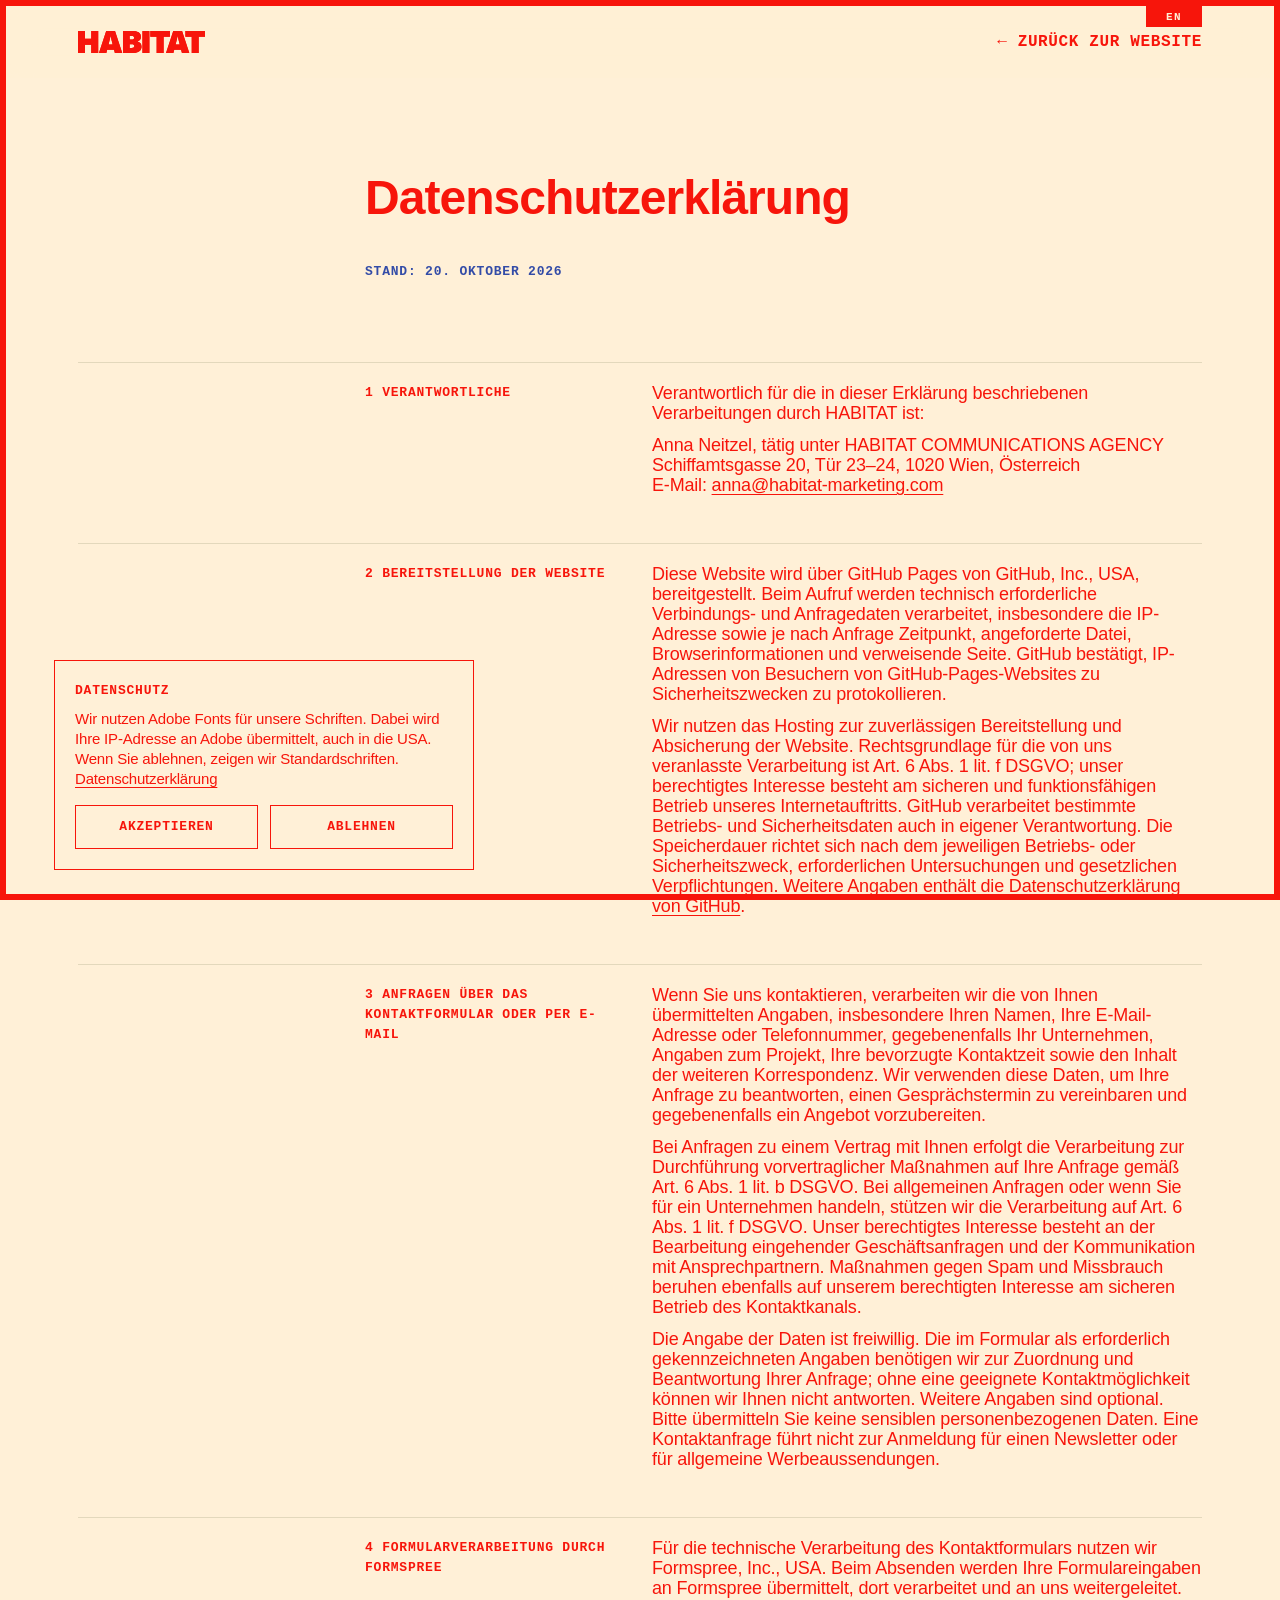
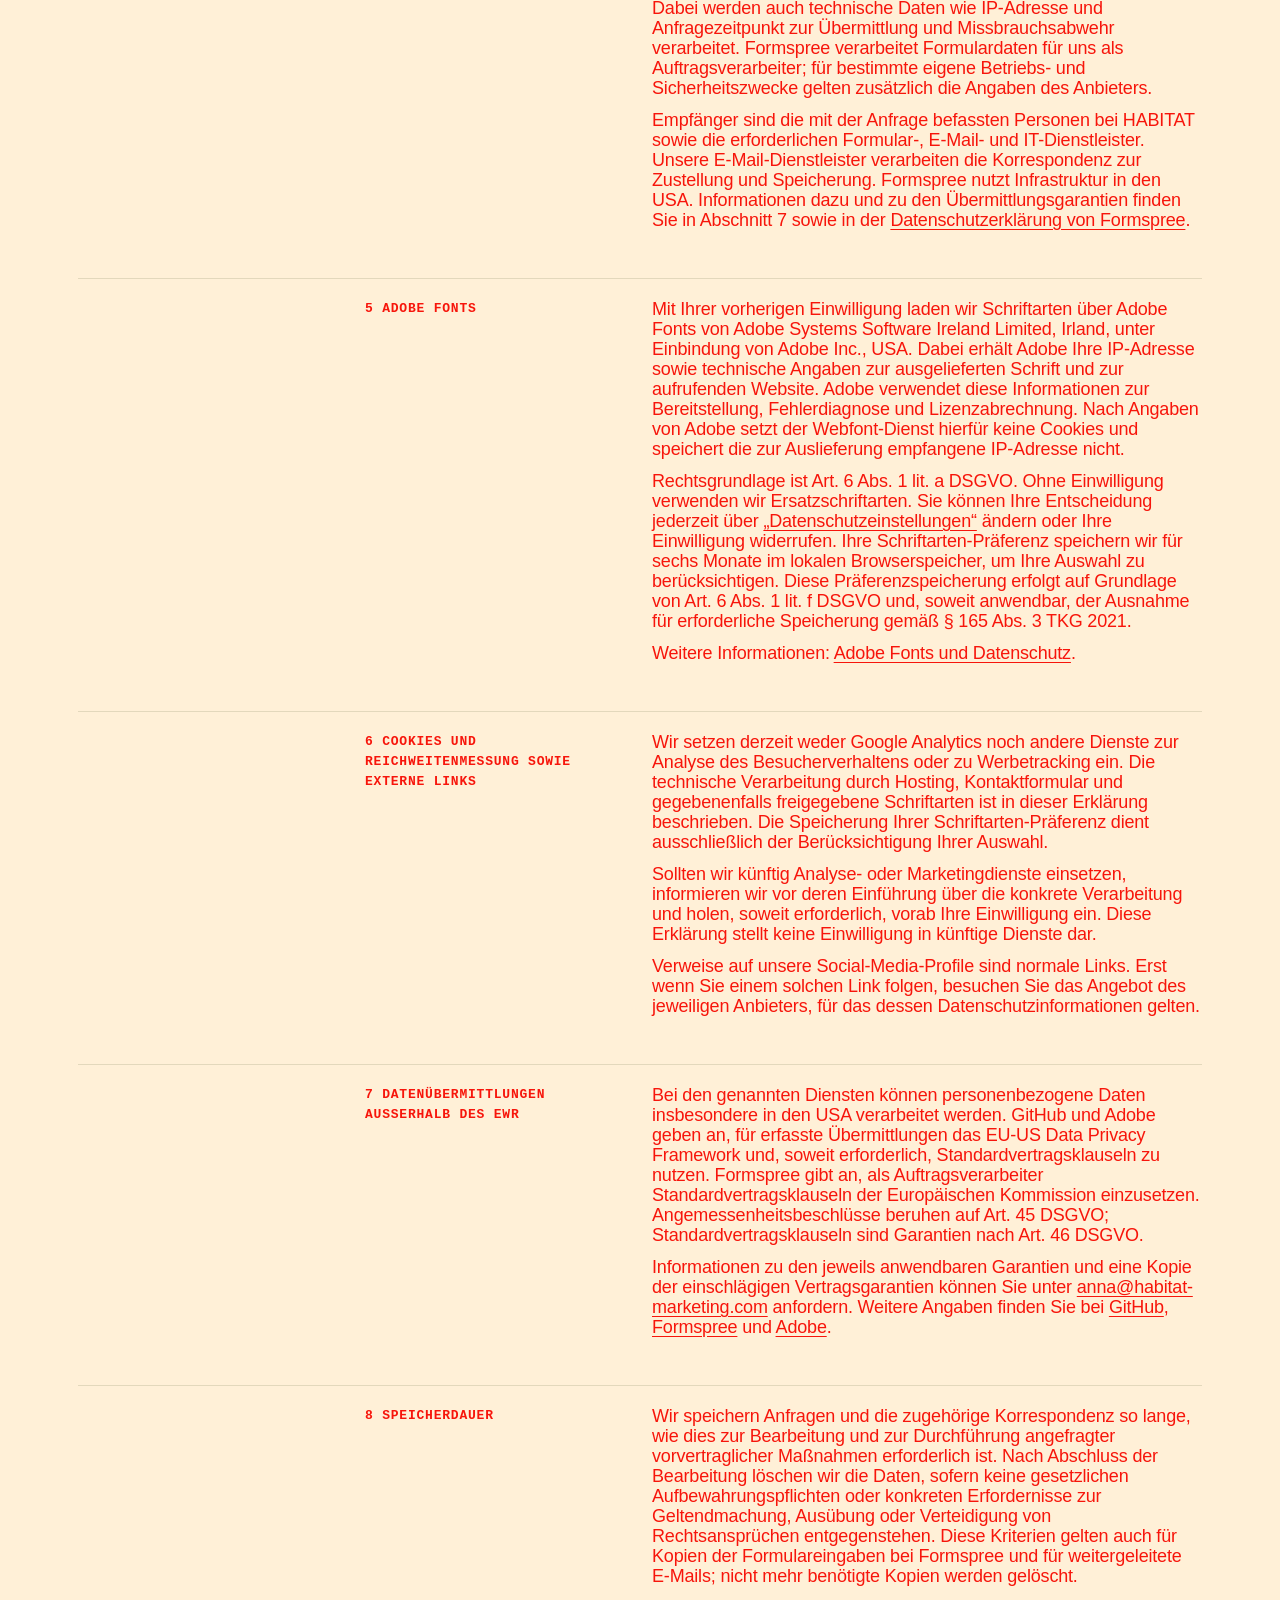
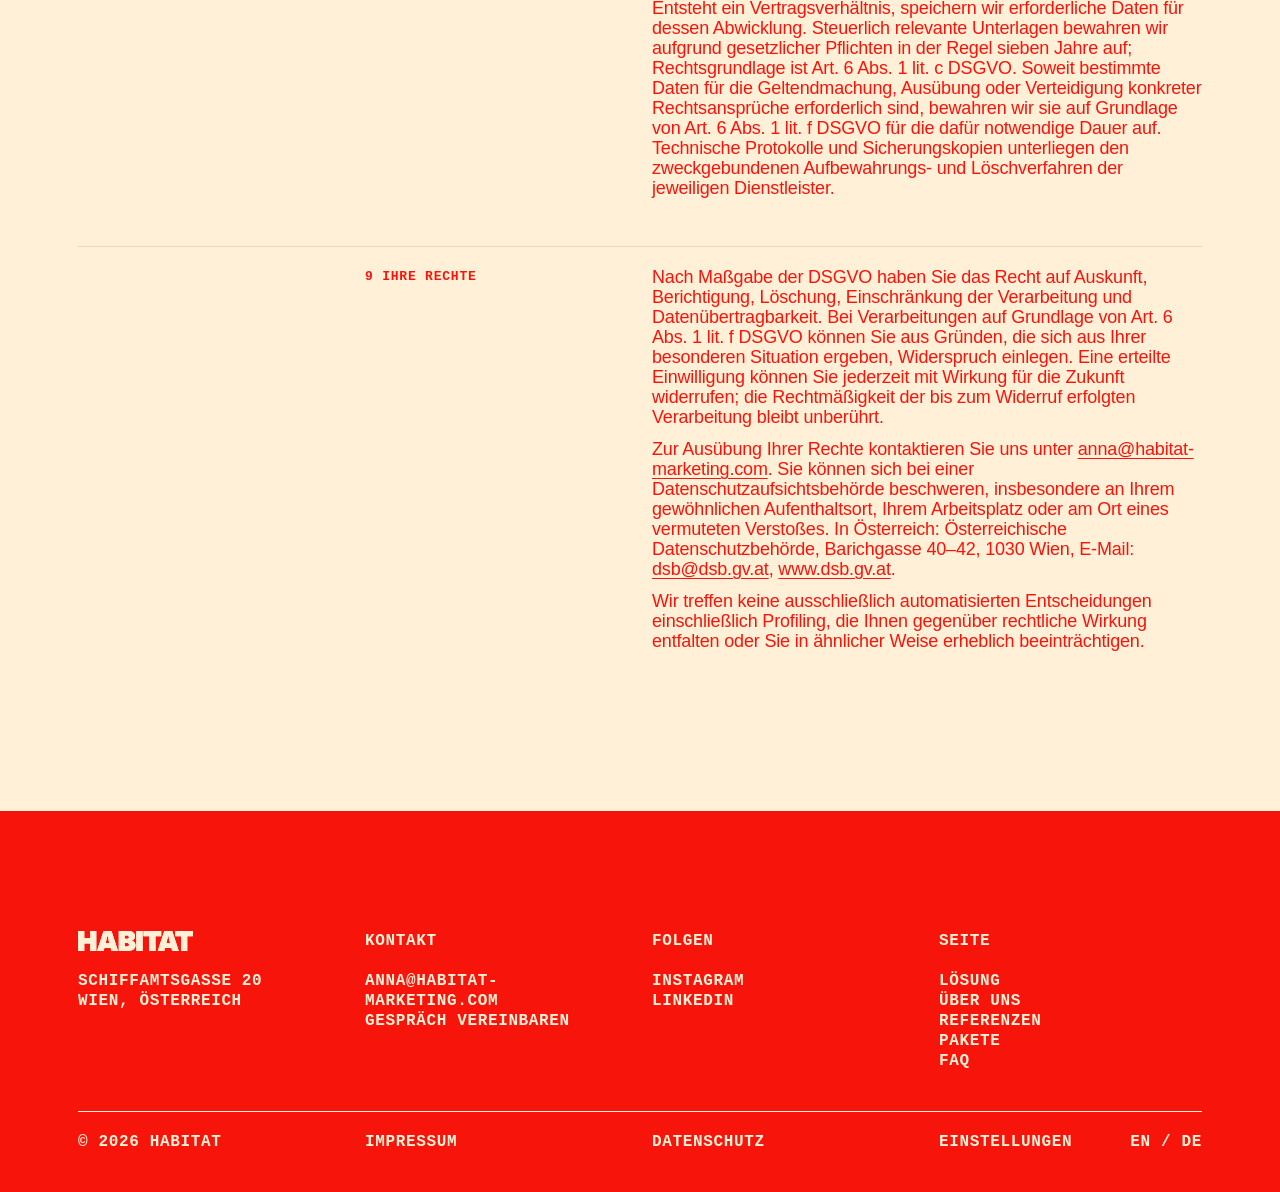
<file: datenschutz/index.html>
<!doctype html>
<html lang="de">
<head>
<meta charset="utf-8">
<meta name="viewport" content="width=device-width, initial-scale=1">
<title>Datenschutzerklärung — HABITAT</title>
<meta name="description" content="Wie HABITAT auf dieser Website personenbezogene Daten verarbeitet: Hosting, Kontaktformular, Adobe Fonts und Ihre Rechte.">
<link rel="canonical" href="https://habitat-marketing.com/datenschutz/">
<link rel="alternate" hreflang="en" href="https://habitat-marketing.com/en/privacy/">
<link rel="alternate" hreflang="de" href="https://habitat-marketing.com/datenschutz/">
<meta name="theme-color" content="#fff0d7">
<link rel="icon" href="../assets/img/icons/favicon-32.png" sizes="32x32" type="image/png">
<link rel="icon" href="../assets/img/icons/icon-192.png" sizes="192x192" type="image/png">
<link rel="icon" href="../assets/img/icons/icon.svg" type="image/svg+xml">
<link rel="apple-touch-icon" href="../assets/img/icons/apple-touch-icon.png">
<!-- Adobe Fonts load only after consent (see main.js, "Fonts consent"); otherwise system fonts are used -->
<script>(function(){try{var c=JSON.parse(localStorage.getItem("habitat-fonts")||"null");if(c&&c.v==="yes"&&Date.now()-c.t<15768000000){var l=document.createElement("link");l.rel="stylesheet";l.id="adobe-fonts";l.href="https://use.typekit.net/uzy3lzg.css";document.head.appendChild(l);}}catch(e){}})();</script>
<link rel="stylesheet" href="../styles.css">
<script src="../main.js" defer></script>
</head>
<body class="page-legal">

<a class="skip" href="#main">Zum Inhalt springen</a>
<div class="frame" aria-hidden="true"></div>

<header class="top">
  <div class="wrap top__inner">
    <a class="top__home" href="../" aria-label="HABITAT, Startseite">
      <img class="top__logo" src="../assets/img/habitat-logo-red.svg" alt="HABITAT" width="127" height="22">
    </a>
    <a class="top__back nav" href="../">← Zurück zur Website</a>
    <a class="top__lang top__lang--show" href="../en/privacy/" lang="en" hreflang="en">EN</a>
  </div>
</header>

<main id="main" class="section legal">
  <div class="wrap">
    <div class="grid stack">
      <h1 class="display g-24">Datenschutzerklärung</h1>
      <p class="label g-24 legal__sub">Stand: 20. Oktober 2026</p>
    </div>
    <section class="grid legal__block">
      <h2 class="label g-2">1 Verantwortliche</h2>
      <div class="g-34 legal__text">
        <p>Verantwortlich für die in dieser Erklärung beschriebenen Verarbeitungen durch HABITAT ist:</p>
        <p>Anna Neitzel, tätig unter HABITAT COMMUNICATIONS AGENCY<br>Schiffamtsgasse 20, Tür 23–24, 1020 Wien, Österreich<br>E-Mail: <a href="mailto:anna@habitat-marketing.com">anna@habitat-marketing.com</a></p>
      </div>
    </section>
    <section class="grid legal__block">
      <h2 class="label g-2">2 Bereitstellung der Website</h2>
      <div class="g-34 legal__text">
        <p>Diese Website wird über GitHub Pages von GitHub, Inc., USA, bereitgestellt. Beim Aufruf werden technisch erforderliche Verbindungs- und Anfragedaten verarbeitet, insbesondere die IP-Adresse sowie je nach Anfrage Zeitpunkt, angeforderte Datei, Browserinformationen und verweisende Seite. GitHub bestätigt, IP-Adressen von Besuchern von GitHub-Pages-Websites zu Sicherheitszwecken zu protokollieren.</p>
        <p>Wir nutzen das Hosting zur zuverlässigen Bereitstellung und Absicherung der Website. Rechtsgrundlage für die von uns veranlasste Verarbeitung ist Art. 6 Abs. 1 lit. f DSGVO; unser berechtigtes Interesse besteht am sicheren und funktionsfähigen Betrieb unseres Internetauftritts. GitHub verarbeitet bestimmte Betriebs- und Sicherheitsdaten auch in eigener Verantwortung. Die Speicherdauer richtet sich nach dem jeweiligen Betriebs- oder Sicherheitszweck, erforderlichen Untersuchungen und gesetzlichen Verpflichtungen. Weitere Angaben enthält die <a href="https://docs.github.com/en/site-policy/privacy-policies/github-general-privacy-statement">Datenschutzerklärung von GitHub</a>.</p>
      </div>
    </section>
    <section class="grid legal__block">
      <h2 class="label g-2">3 Anfragen über das Kontaktformular oder per E-Mail</h2>
      <div class="g-34 legal__text">
        <p>Wenn Sie uns kontaktieren, verarbeiten wir die von Ihnen übermittelten Angaben, insbesondere Ihren Namen, Ihre E-Mail-Adresse oder Telefonnummer, gegebenenfalls Ihr Unternehmen, Angaben zum Projekt, Ihre bevorzugte Kontaktzeit sowie den Inhalt der weiteren Korrespondenz. Wir verwenden diese Daten, um Ihre Anfrage zu beantworten, einen Gesprächstermin zu vereinbaren und gegebenenfalls ein Angebot vorzubereiten.</p>
        <p>Bei Anfragen zu einem Vertrag mit Ihnen erfolgt die Verarbeitung zur Durchführung vorvertraglicher Maßnahmen auf Ihre Anfrage gemäß Art. 6 Abs. 1 lit. b DSGVO. Bei allgemeinen Anfragen oder wenn Sie für ein Unternehmen handeln, stützen wir die Verarbeitung auf Art. 6 Abs. 1 lit. f DSGVO. Unser berechtigtes Interesse besteht an der Bearbeitung eingehender Geschäftsanfragen und der Kommunikation mit Ansprechpartnern. Maßnahmen gegen Spam und Missbrauch beruhen ebenfalls auf unserem berechtigten Interesse am sicheren Betrieb des Kontaktkanals.</p>
        <p>Die Angabe der Daten ist freiwillig. Die im Formular als erforderlich gekennzeichneten Angaben benötigen wir zur Zuordnung und Beantwortung Ihrer Anfrage; ohne eine geeignete Kontaktmöglichkeit können wir Ihnen nicht antworten. Weitere Angaben sind optional. Bitte übermitteln Sie keine sensiblen personenbezogenen Daten. Eine Kontaktanfrage führt nicht zur Anmeldung für einen Newsletter oder für allgemeine Werbeaussendungen.</p>
      </div>
    </section>
    <section class="grid legal__block">
      <h2 class="label g-2">4 Formularverarbeitung durch Formspree</h2>
      <div class="g-34 legal__text">
        <p>Für die technische Verarbeitung des Kontaktformulars nutzen wir Formspree, Inc., USA. Beim Absenden werden Ihre Formulareingaben an Formspree übermittelt, dort verarbeitet und an uns weitergeleitet. Dabei werden auch technische Daten wie IP-Adresse und Anfragezeitpunkt zur Übermittlung und Missbrauchsabwehr verarbeitet. Formspree verarbeitet Formulardaten für uns als Auftragsverarbeiter; für bestimmte eigene Betriebs- und Sicherheitszwecke gelten zusätzlich die Angaben des Anbieters.</p>
        <p>Empfänger sind die mit der Anfrage befassten Personen bei HABITAT sowie die erforderlichen Formular-, E-Mail- und IT-Dienstleister. Unsere E-Mail-Dienstleister verarbeiten die Korrespondenz zur Zustellung und Speicherung. Formspree nutzt Infrastruktur in den USA. Informationen dazu und zu den Übermittlungsgarantien finden Sie in Abschnitt 7 sowie in der <a href="https://formspree.io/legal/privacy-policy/">Datenschutzerklärung von Formspree</a>.</p>
      </div>
    </section>
    <section class="grid legal__block">
      <h2 class="label g-2">5 Adobe Fonts</h2>
      <div class="g-34 legal__text">
        <p>Mit Ihrer vorherigen Einwilligung laden wir Schriftarten über Adobe Fonts von Adobe Systems Software Ireland Limited, Irland, unter Einbindung von Adobe Inc., USA. Dabei erhält Adobe Ihre IP-Adresse sowie technische Angaben zur ausgelieferten Schrift und zur aufrufenden Website. Adobe verwendet diese Informationen zur Bereitstellung, Fehlerdiagnose und Lizenzabrechnung. Nach Angaben von Adobe setzt der Webfont-Dienst hierfür keine Cookies und speichert die zur Auslieferung empfangene IP-Adresse nicht.</p>
        <p>Rechtsgrundlage ist Art. 6 Abs. 1 lit. a DSGVO. Ohne Einwilligung verwenden wir Ersatzschriftarten. Sie können Ihre Entscheidung jederzeit über <button type="button" class="legal__btn" data-privacy-settings>„Datenschutzeinstellungen“</button> ändern oder Ihre Einwilligung widerrufen. Ihre Schriftarten-Präferenz speichern wir für sechs Monate im lokalen Browserspeicher, um Ihre Auswahl zu berücksichtigen. Diese Präferenzspeicherung erfolgt auf Grundlage von Art. 6 Abs. 1 lit. f DSGVO und, soweit anwendbar, der Ausnahme für erforderliche Speicherung gemäß § 165 Abs. 3 TKG 2021.</p>
        <p>Weitere Informationen: <a href="https://www.adobe.com/privacy/policies/adobe-fonts.html">Adobe Fonts und Datenschutz</a>.</p>
      </div>
    </section>
    <section class="grid legal__block">
      <h2 class="label g-2">6 Cookies und Reichweitenmessung sowie externe Links</h2>
      <div class="g-34 legal__text">
        <p>Wir setzen derzeit weder Google Analytics noch andere Dienste zur Analyse des Besucherverhaltens oder zu Werbetracking ein. Die technische Verarbeitung durch Hosting, Kontaktformular und gegebenenfalls freigegebene Schriftarten ist in dieser Erklärung beschrieben. Die Speicherung Ihrer Schriftarten-Präferenz dient ausschließlich der Berücksichtigung Ihrer Auswahl.</p>
        <p>Sollten wir künftig Analyse- oder Marketingdienste einsetzen, informieren wir vor deren Einführung über die konkrete Verarbeitung und holen, soweit erforderlich, vorab Ihre Einwilligung ein. Diese Erklärung stellt keine Einwilligung in künftige Dienste dar.</p>
        <p>Verweise auf unsere Social-Media-Profile sind normale Links. Erst wenn Sie einem solchen Link folgen, besuchen Sie das Angebot des jeweiligen Anbieters, für das dessen Datenschutzinformationen gelten.</p>
      </div>
    </section>
    <section class="grid legal__block">
      <h2 class="label g-2">7 Datenübermittlungen außerhalb des EWR</h2>
      <div class="g-34 legal__text">
        <p>Bei den genannten Diensten können personenbezogene Daten insbesondere in den USA verarbeitet werden. GitHub und Adobe geben an, für erfasste Übermittlungen das EU-US Data Privacy Framework und, soweit erforderlich, Standardvertragsklauseln zu nutzen. Formspree gibt an, als Auftragsverarbeiter Standardvertragsklauseln der Europäischen Kommission einzusetzen. Angemessenheitsbeschlüsse beruhen auf Art. 45 DSGVO; Standardvertragsklauseln sind Garantien nach Art. 46 DSGVO.</p>
        <p>Informationen zu den jeweils anwendbaren Garantien und eine Kopie der einschlägigen Vertragsgarantien können Sie unter <a href="mailto:anna@habitat-marketing.com">anna@habitat-marketing.com</a> anfordern. Weitere Angaben finden Sie bei <a href="https://docs.github.com/en/site-policy/privacy-policies/github-general-privacy-statement">GitHub</a>, <a href="https://formspree.io/legal/privacy-policy/">Formspree</a> und <a href="https://www.adobe.com/privacy/policies/adobe-fonts.html">Adobe</a>.</p>
      </div>
    </section>
    <section class="grid legal__block">
      <h2 class="label g-2">8 Speicherdauer</h2>
      <div class="g-34 legal__text">
        <p>Wir speichern Anfragen und die zugehörige Korrespondenz so lange, wie dies zur Bearbeitung und zur Durchführung angefragter vorvertraglicher Maßnahmen erforderlich ist. Nach Abschluss der Bearbeitung löschen wir die Daten, sofern keine gesetzlichen Aufbewahrungspflichten oder konkreten Erfordernisse zur Geltendmachung, Ausübung oder Verteidigung von Rechtsansprüchen entgegenstehen. Diese Kriterien gelten auch für Kopien der Formulareingaben bei Formspree und für weitergeleitete E-Mails; nicht mehr benötigte Kopien werden gelöscht.</p>
        <p>Entsteht ein Vertragsverhältnis, speichern wir erforderliche Daten für dessen Abwicklung. Steuerlich relevante Unterlagen bewahren wir aufgrund gesetzlicher Pflichten in der Regel sieben Jahre auf; Rechtsgrundlage ist Art. 6 Abs. 1 lit. c DSGVO. Soweit bestimmte Daten für die Geltendmachung, Ausübung oder Verteidigung konkreter Rechtsansprüche erforderlich sind, bewahren wir sie auf Grundlage von Art. 6 Abs. 1 lit. f DSGVO für die dafür notwendige Dauer auf. Technische Protokolle und Sicherungskopien unterliegen den zweckgebundenen Aufbewahrungs- und Löschverfahren der jeweiligen Dienstleister.</p>
      </div>
    </section>
    <section class="grid legal__block">
      <h2 class="label g-2">9 Ihre Rechte</h2>
      <div class="g-34 legal__text">
        <p>Nach Maßgabe der DSGVO haben Sie das Recht auf Auskunft, Berichtigung, Löschung, Einschränkung der Verarbeitung und Datenübertragbarkeit. Bei Verarbeitungen auf Grundlage von Art. 6 Abs. 1 lit. f DSGVO können Sie aus Gründen, die sich aus Ihrer besonderen Situation ergeben, Widerspruch einlegen. Eine erteilte Einwilligung können Sie jederzeit mit Wirkung für die Zukunft widerrufen; die Rechtmäßigkeit der bis zum Widerruf erfolgten Verarbeitung bleibt unberührt.</p>
        <p>Zur Ausübung Ihrer Rechte kontaktieren Sie uns unter <a href="mailto:anna@habitat-marketing.com">anna@habitat-marketing.com</a>. Sie können sich bei einer Datenschutzaufsichtsbehörde beschweren, insbesondere an Ihrem gewöhnlichen Aufenthaltsort, Ihrem Arbeitsplatz oder am Ort eines vermuteten Verstoßes. In Österreich: Österreichische Datenschutzbehörde, Barichgasse 40–42, 1030 Wien, E-Mail: <a href="mailto:dsb@dsb.gv.at">dsb@dsb.gv.at</a>, <a href="https://www.dsb.gv.at">www.dsb.gv.at</a>.</p>
        <p>Wir treffen keine ausschließlich automatisierten Entscheidungen einschließlich Profiling, die Ihnen gegenüber rechtliche Wirkung entfalten oder Sie in ähnlicher Weise erheblich beeinträchtigen.</p>
      </div>
    </section>
  </div>
</main>

<footer class="footer ground-red" data-section="">
  <div class="wrap">
    <div class="grid footer__cols">
      <div class="footer__col footer__studio">
           <img class="footer__mark" src="../assets/img/habitat-logo-cream.svg" alt="HABITAT" width="1284" height="222" loading="lazy">

        <p>Schiffamtsgasse 20</p>
        <p>Wien, Österreich</p>
      </div>
      <div class="footer__col footer__contact">
        <p class="footer__h">Kontakt</p>
        <a href="mailto:anna@habitat-marketing.com">anna@habitat-marketing.com</a>
        <!--<a href="#">[Telefonnummer]</a> -->
        <a href="../#request-call">Gespräch vereinbaren</a>
      </div>
      <div class="footer__col footer__follow">
        <p class="footer__h">Folgen</p>
        <a href="https://www.instagram.com/habitat_marketing/">Instagram</a>
        <a href="https://www.linkedin.com/company/habitat-marketing-communications">LinkedIn</a>
      </div>
      <nav class="footer__col footer__page" aria-label="Fußzeile">
        <p class="footer__h">Seite</p>
        <a href="../#approach">Lösung</a>
        <a href="../#why-us">Über uns</a>
        <a href="../#references">Referenzen</a>
        <a href="../#plans">Pakete</a>
        <a href="../#faq">FAQ</a>
      </nav>
    </div>
    <div class="grid footer__legal">
      <p>© 2026 HABITAT</p>
      <a href="../impressum/">Impressum</a>
      <a href="./" data-privacy-link>Datenschutz</a>
      <div class="footer__end"><button type="button" class="footer__btn" data-privacy-settings>Einstellungen</button><p class="footer__lang"><a href="../en/privacy/" lang="en" hreflang="en">EN</a> / <a href="./" aria-current="page">DE</a></p></div>
    </div>
  </div>
</footer>

</body>
</html>
</file>
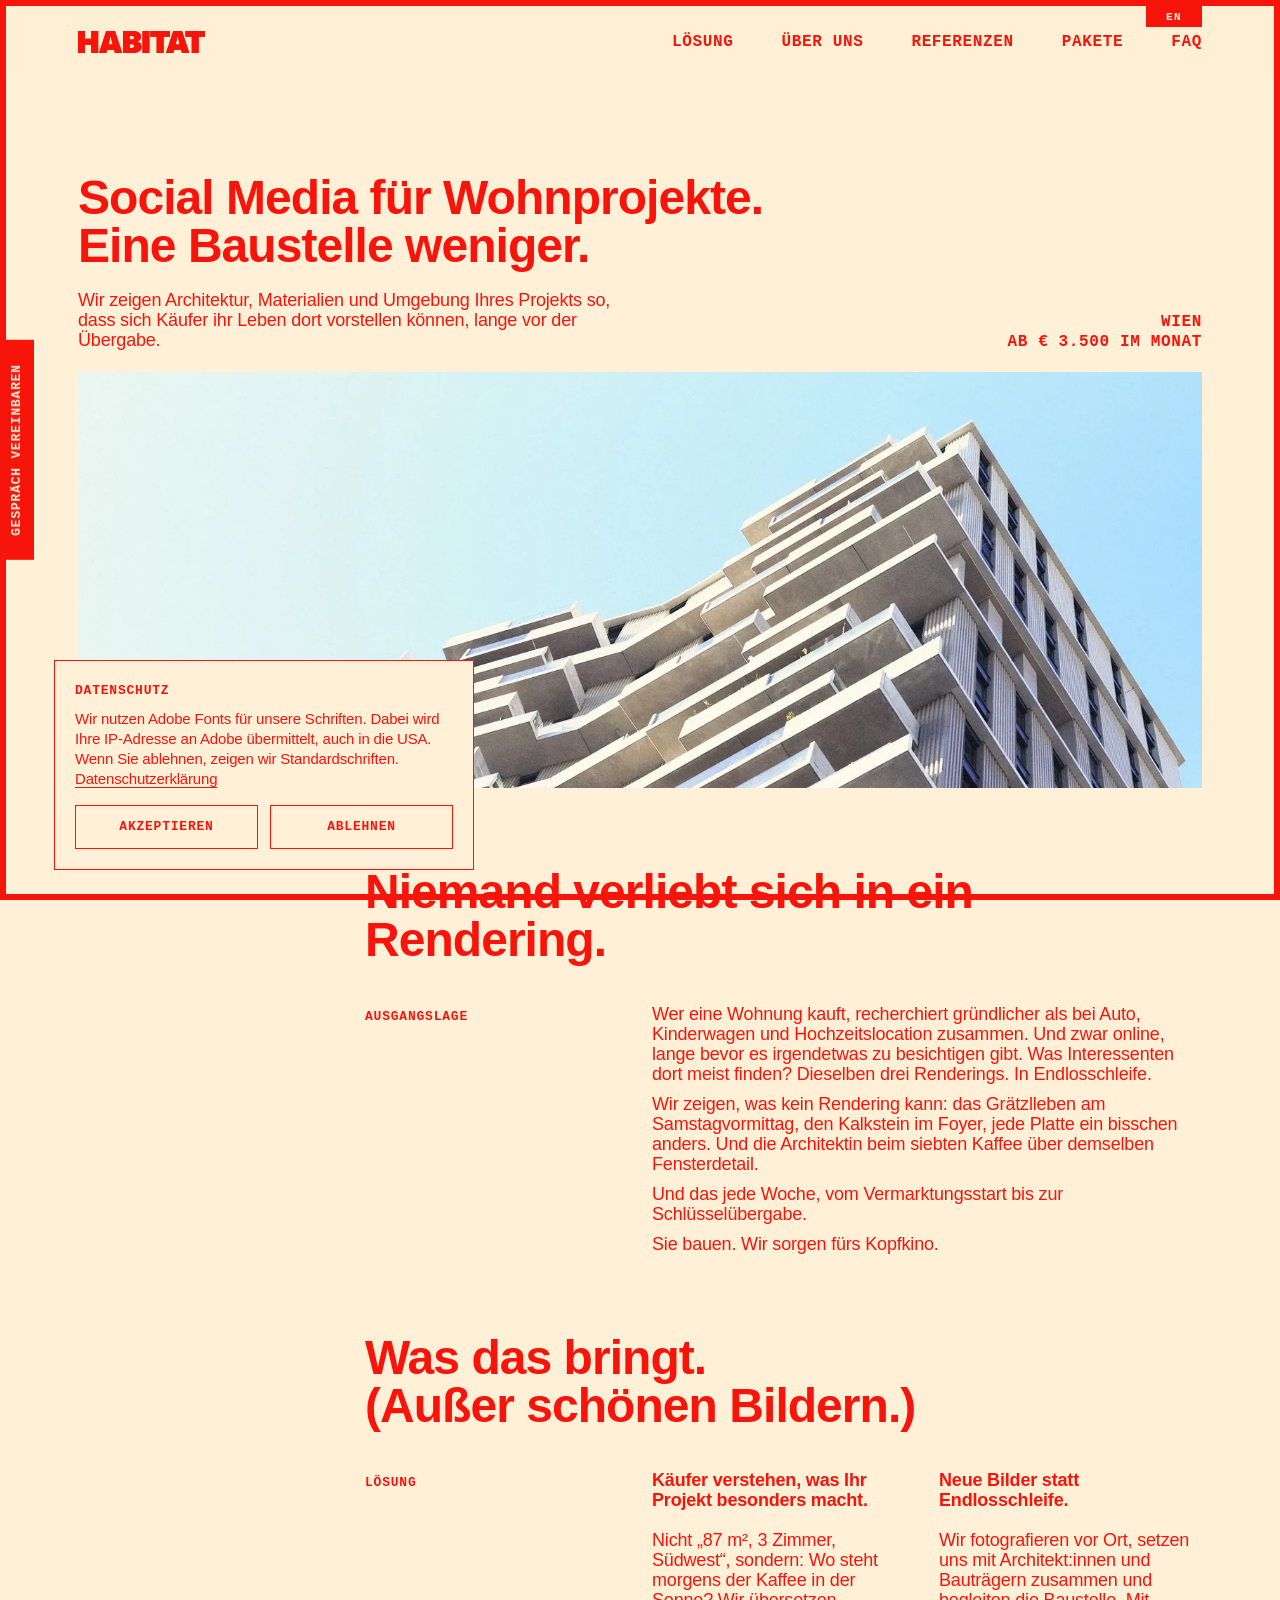
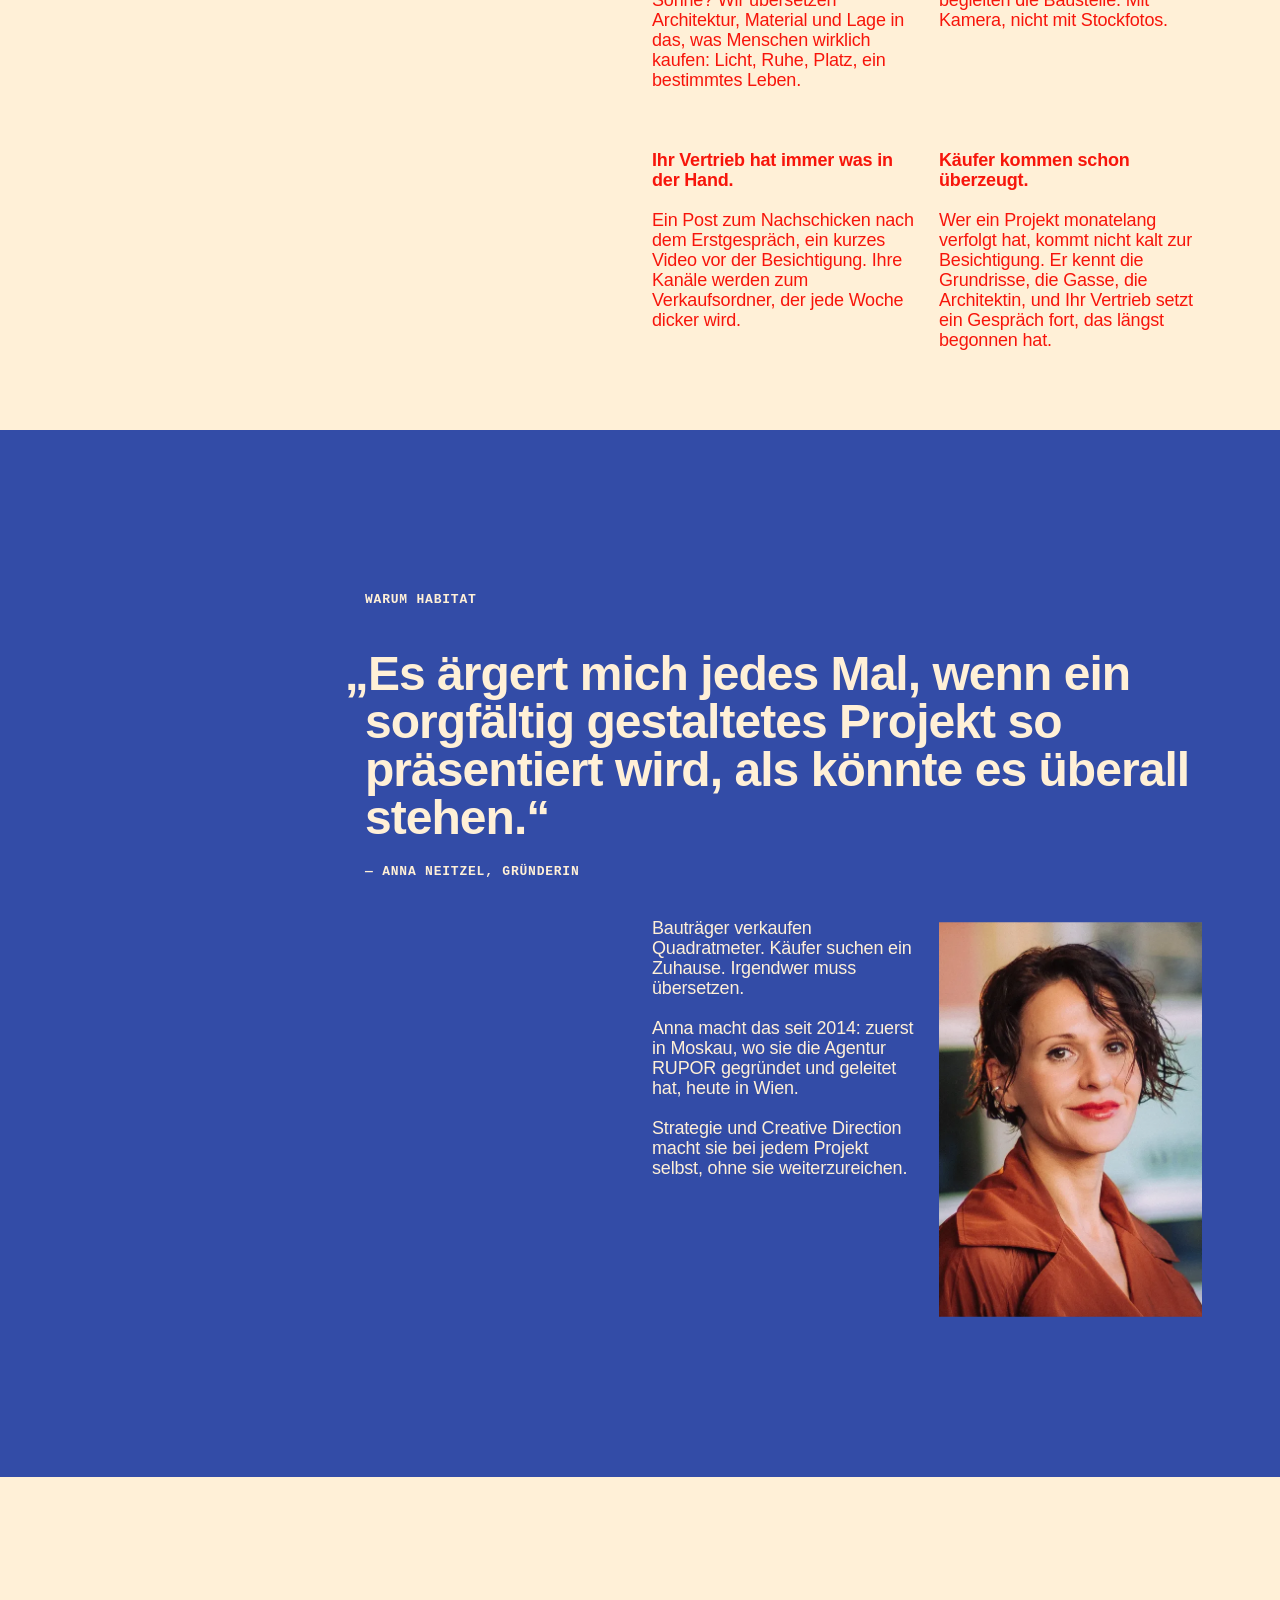
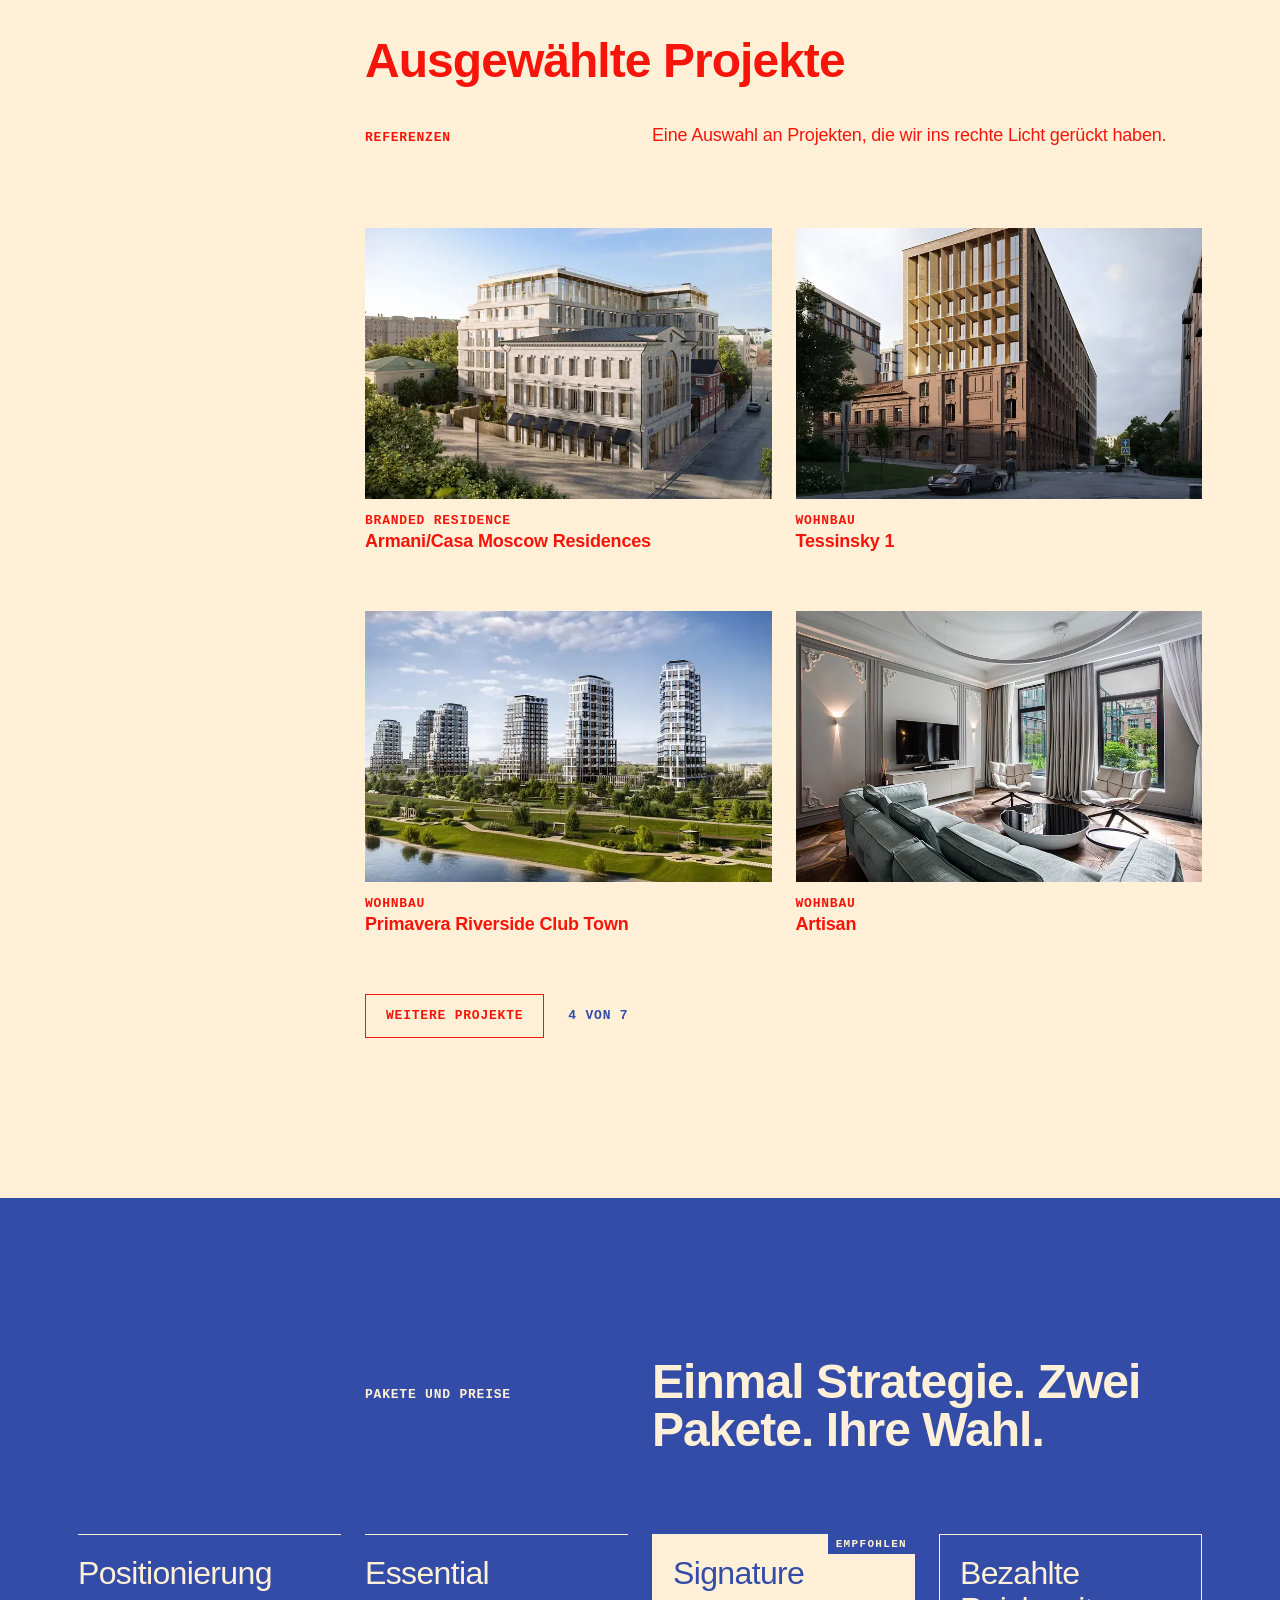
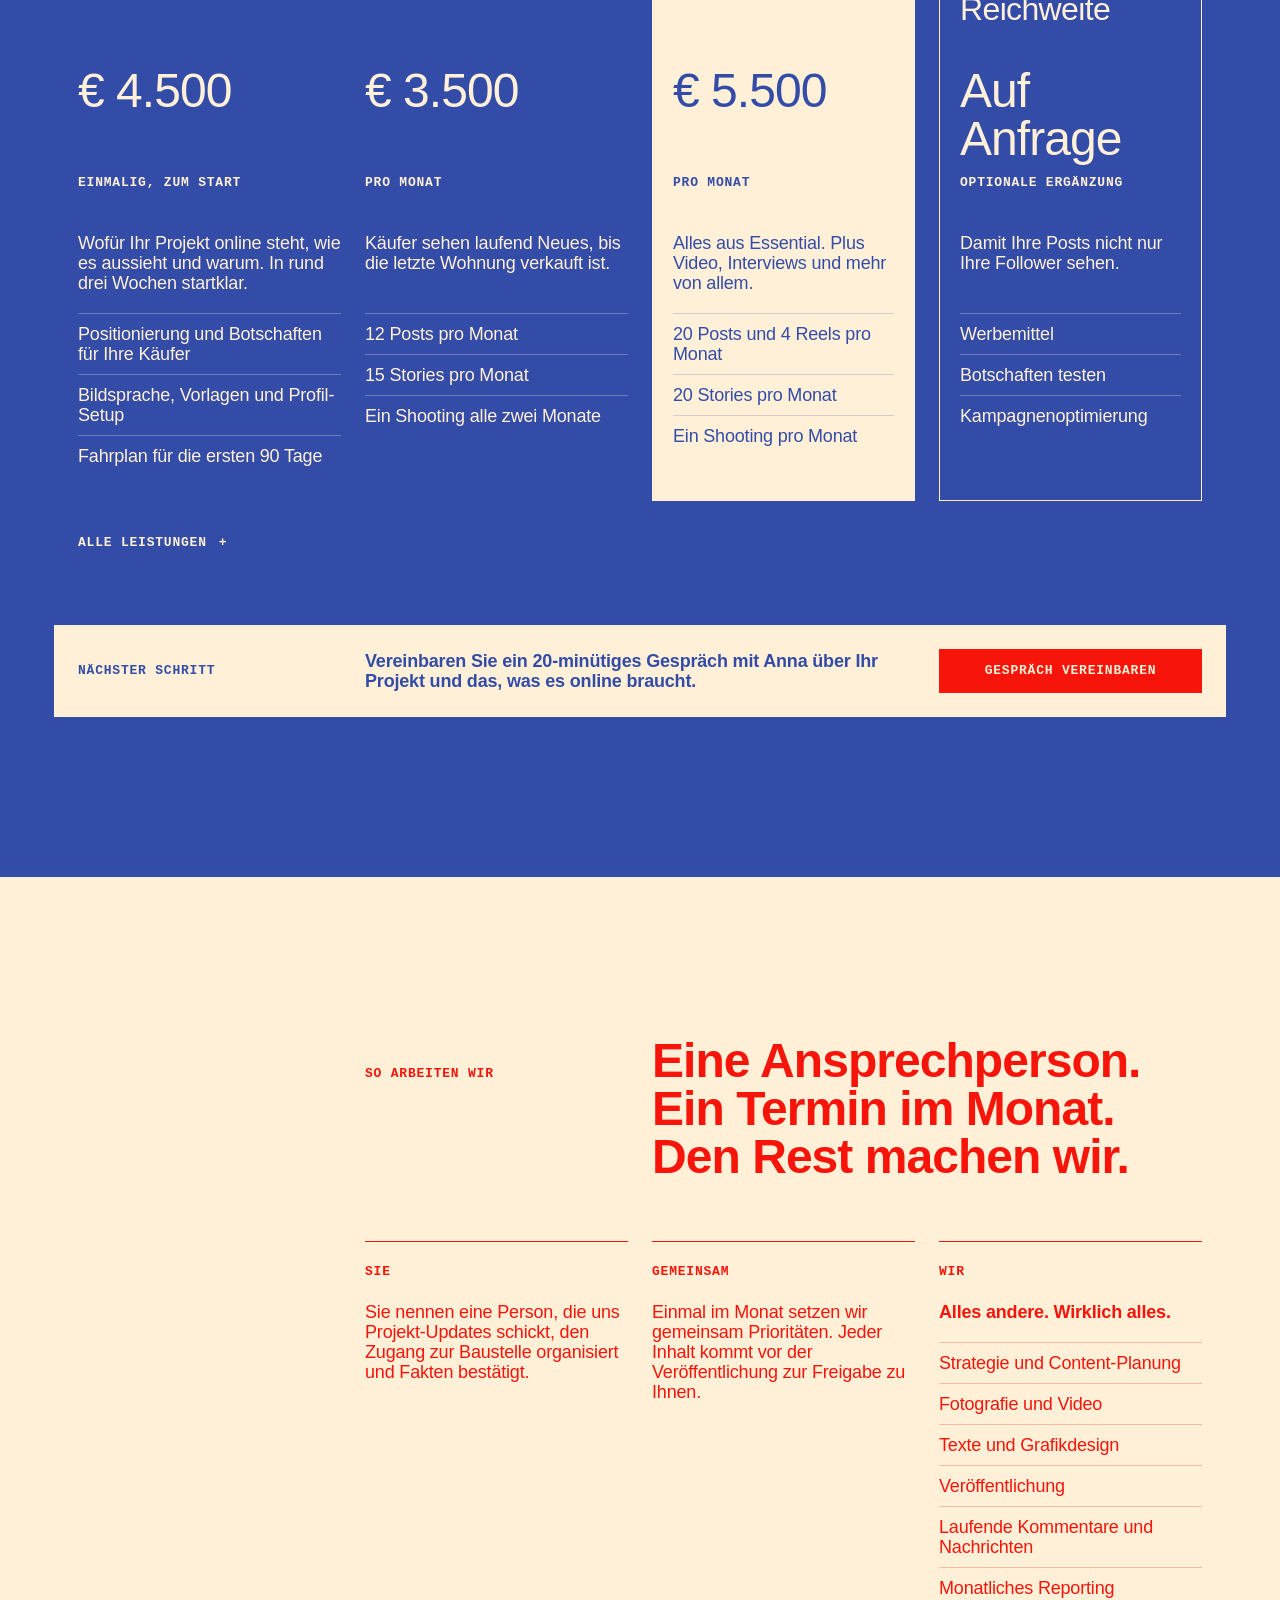
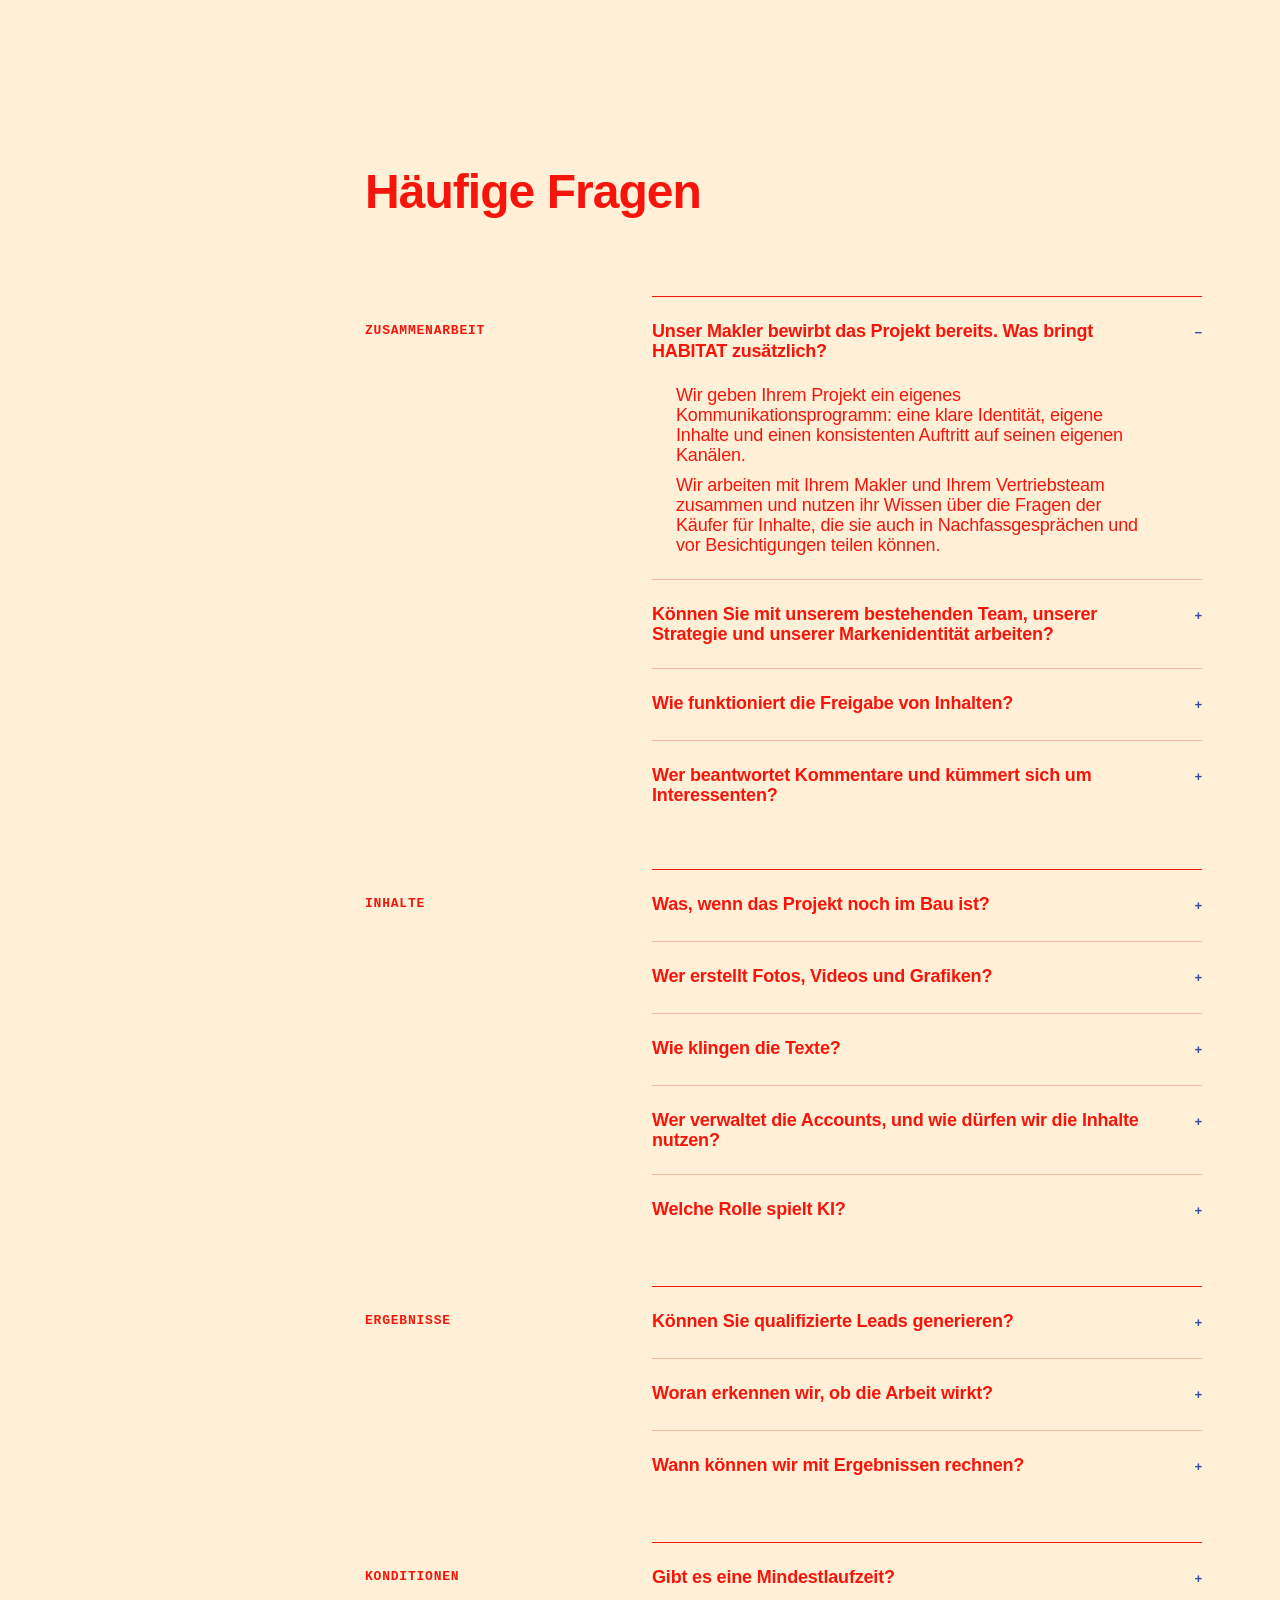
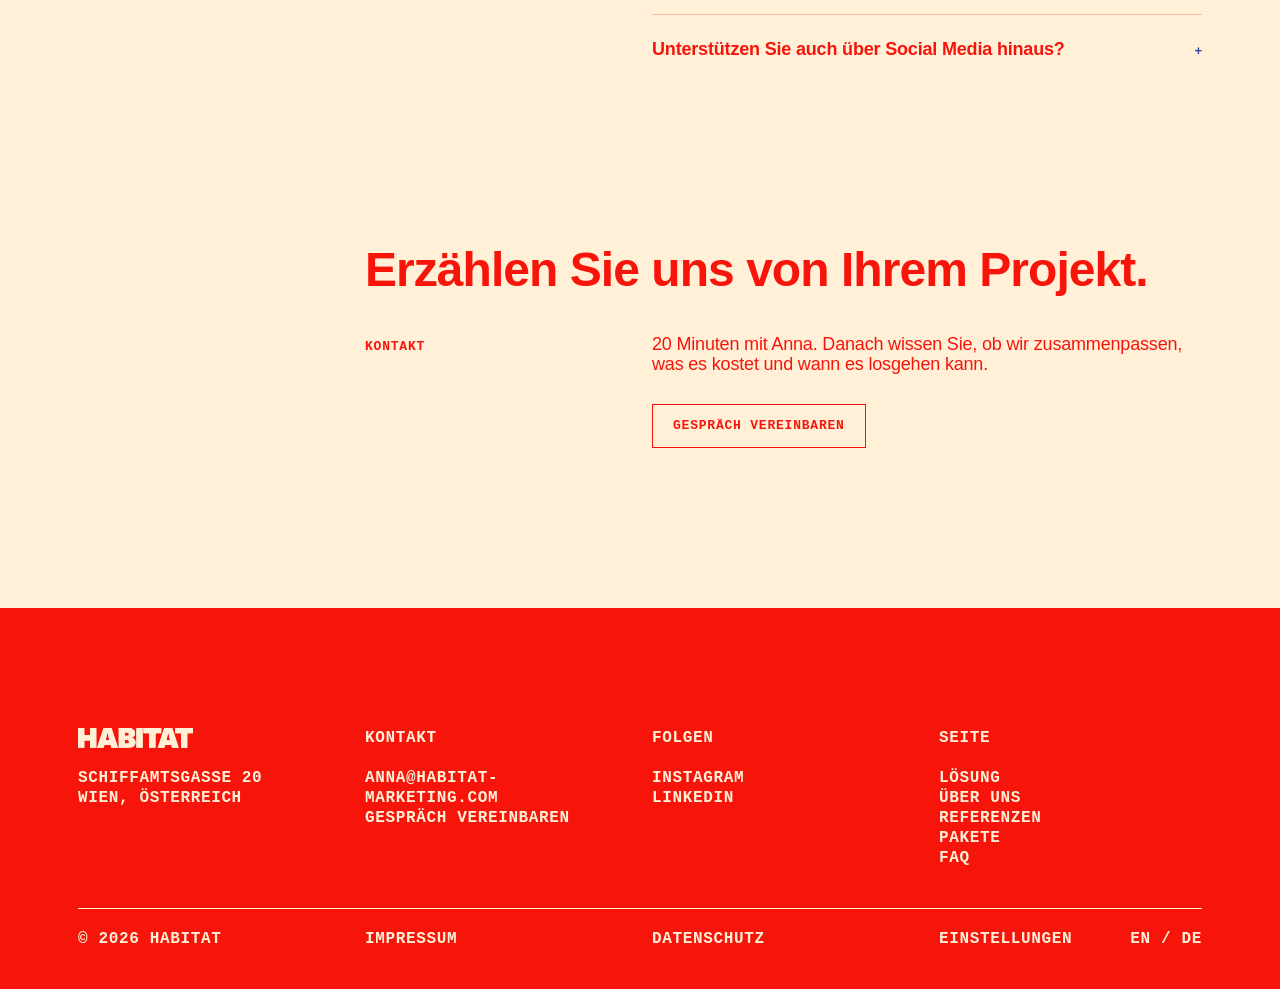
<file: de/index.html>
<!doctype html>
<html lang="de">
<head>
<meta charset="utf-8">
<title>HABITAT</title>
<meta name="robots" content="noindex">
<link rel="canonical" href="https://habitat-marketing.com/">
<meta http-equiv="refresh" content="0; url=../">
<script>location.replace("../" + location.hash);</script>
</head>
<body>
<p><a href="../">HABITAT</a></p>
</body>
</html>
</file>
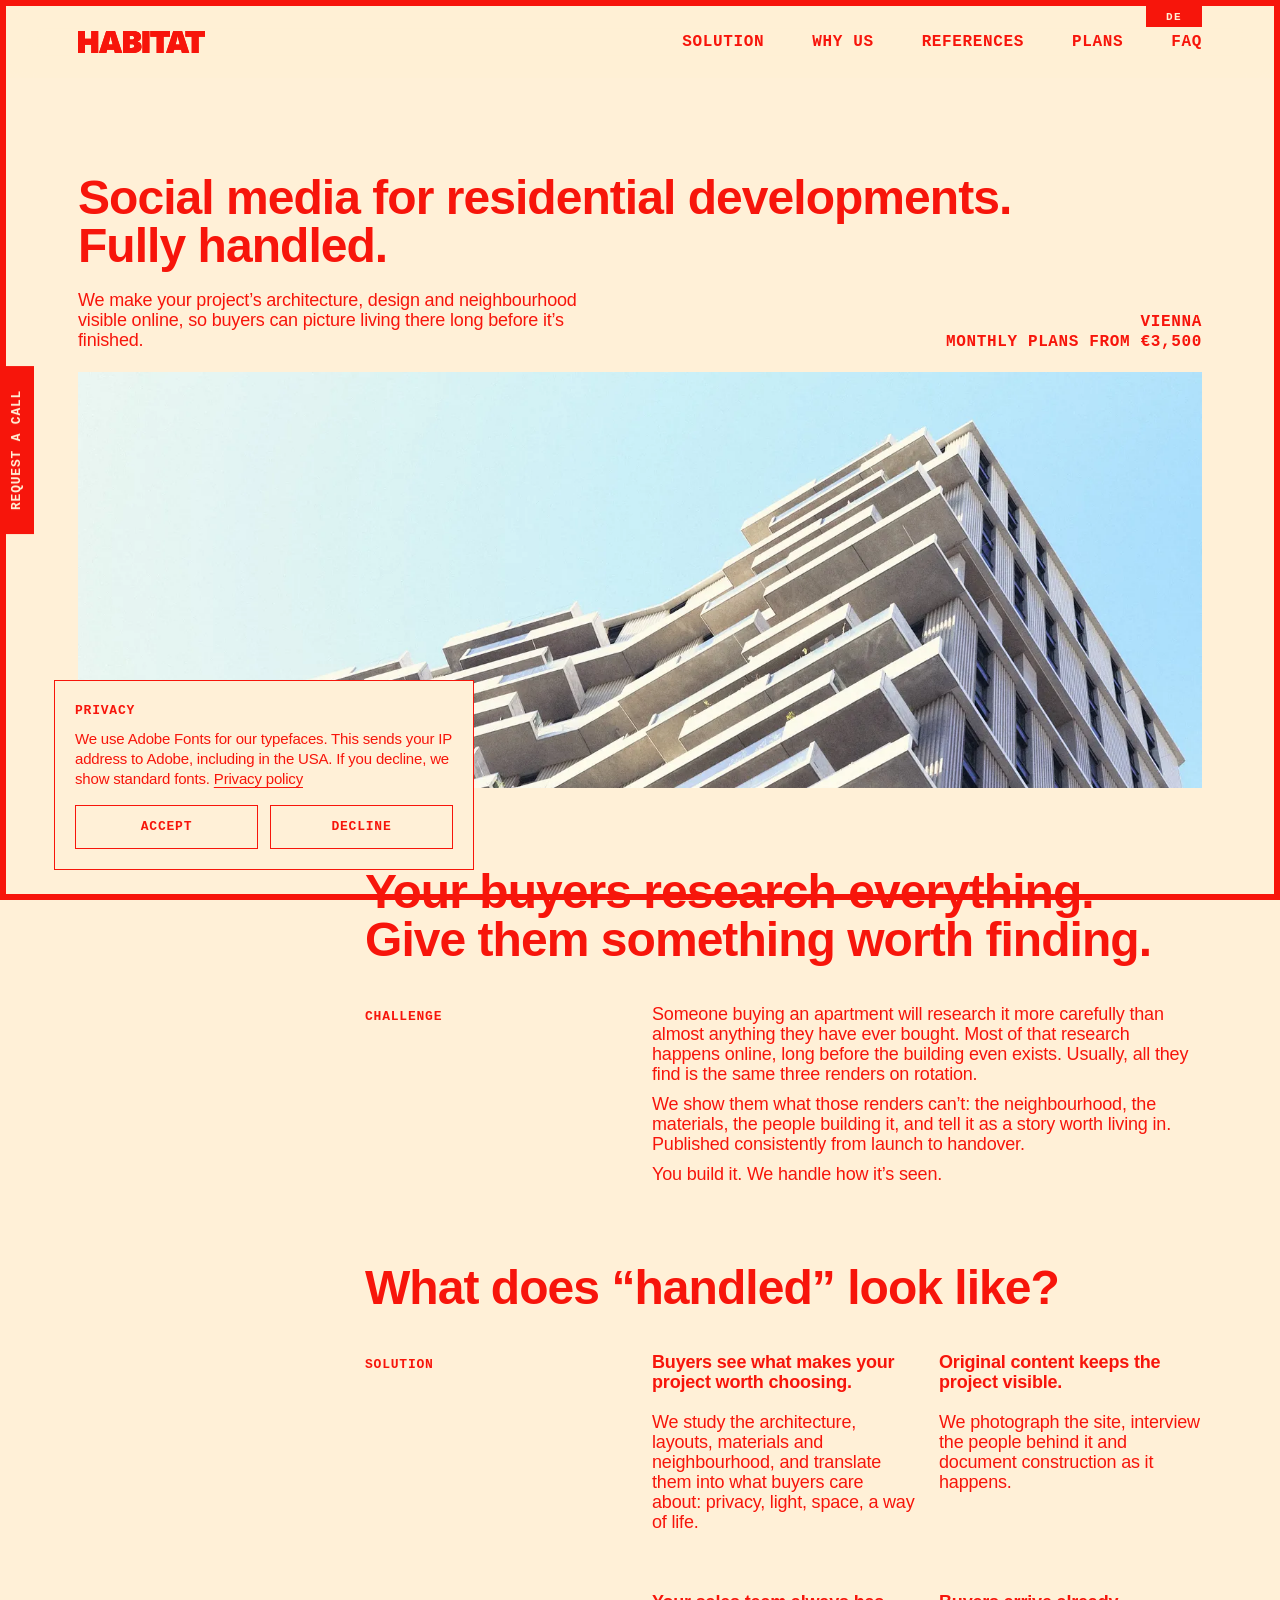
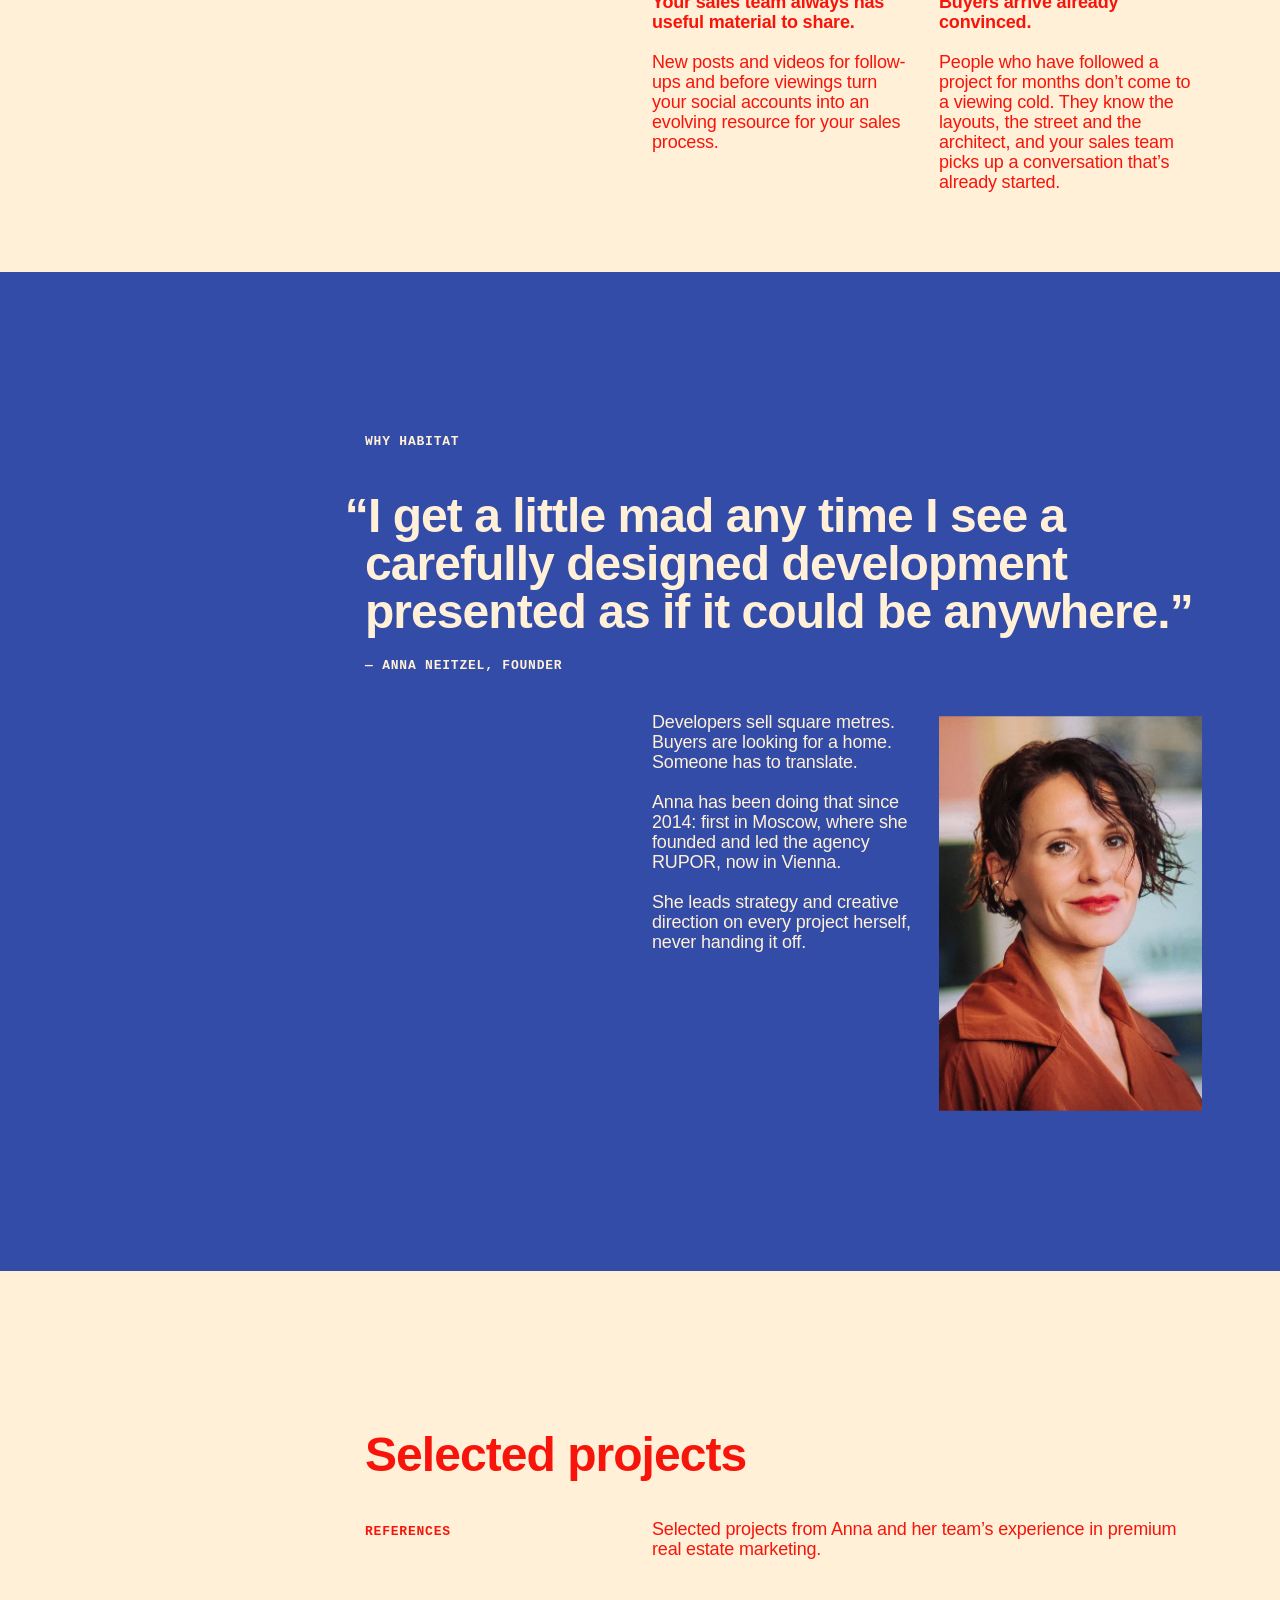
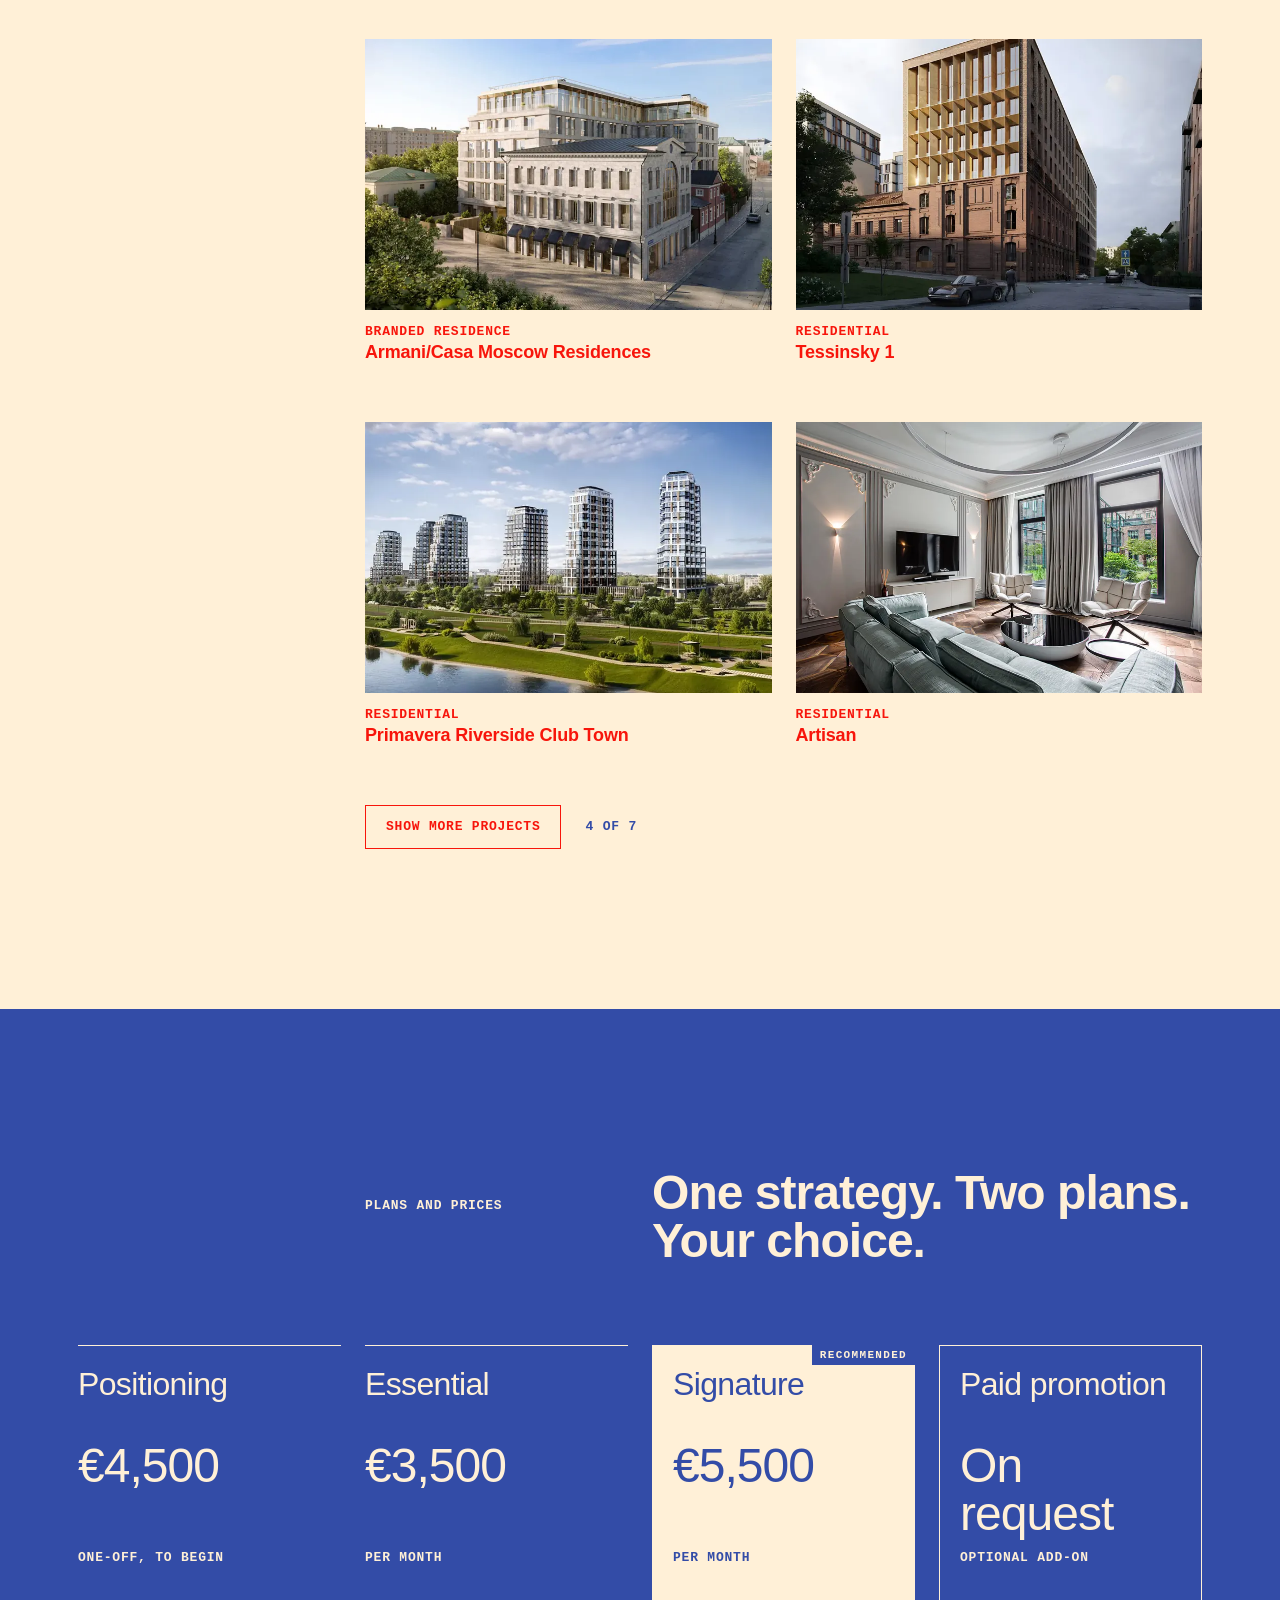
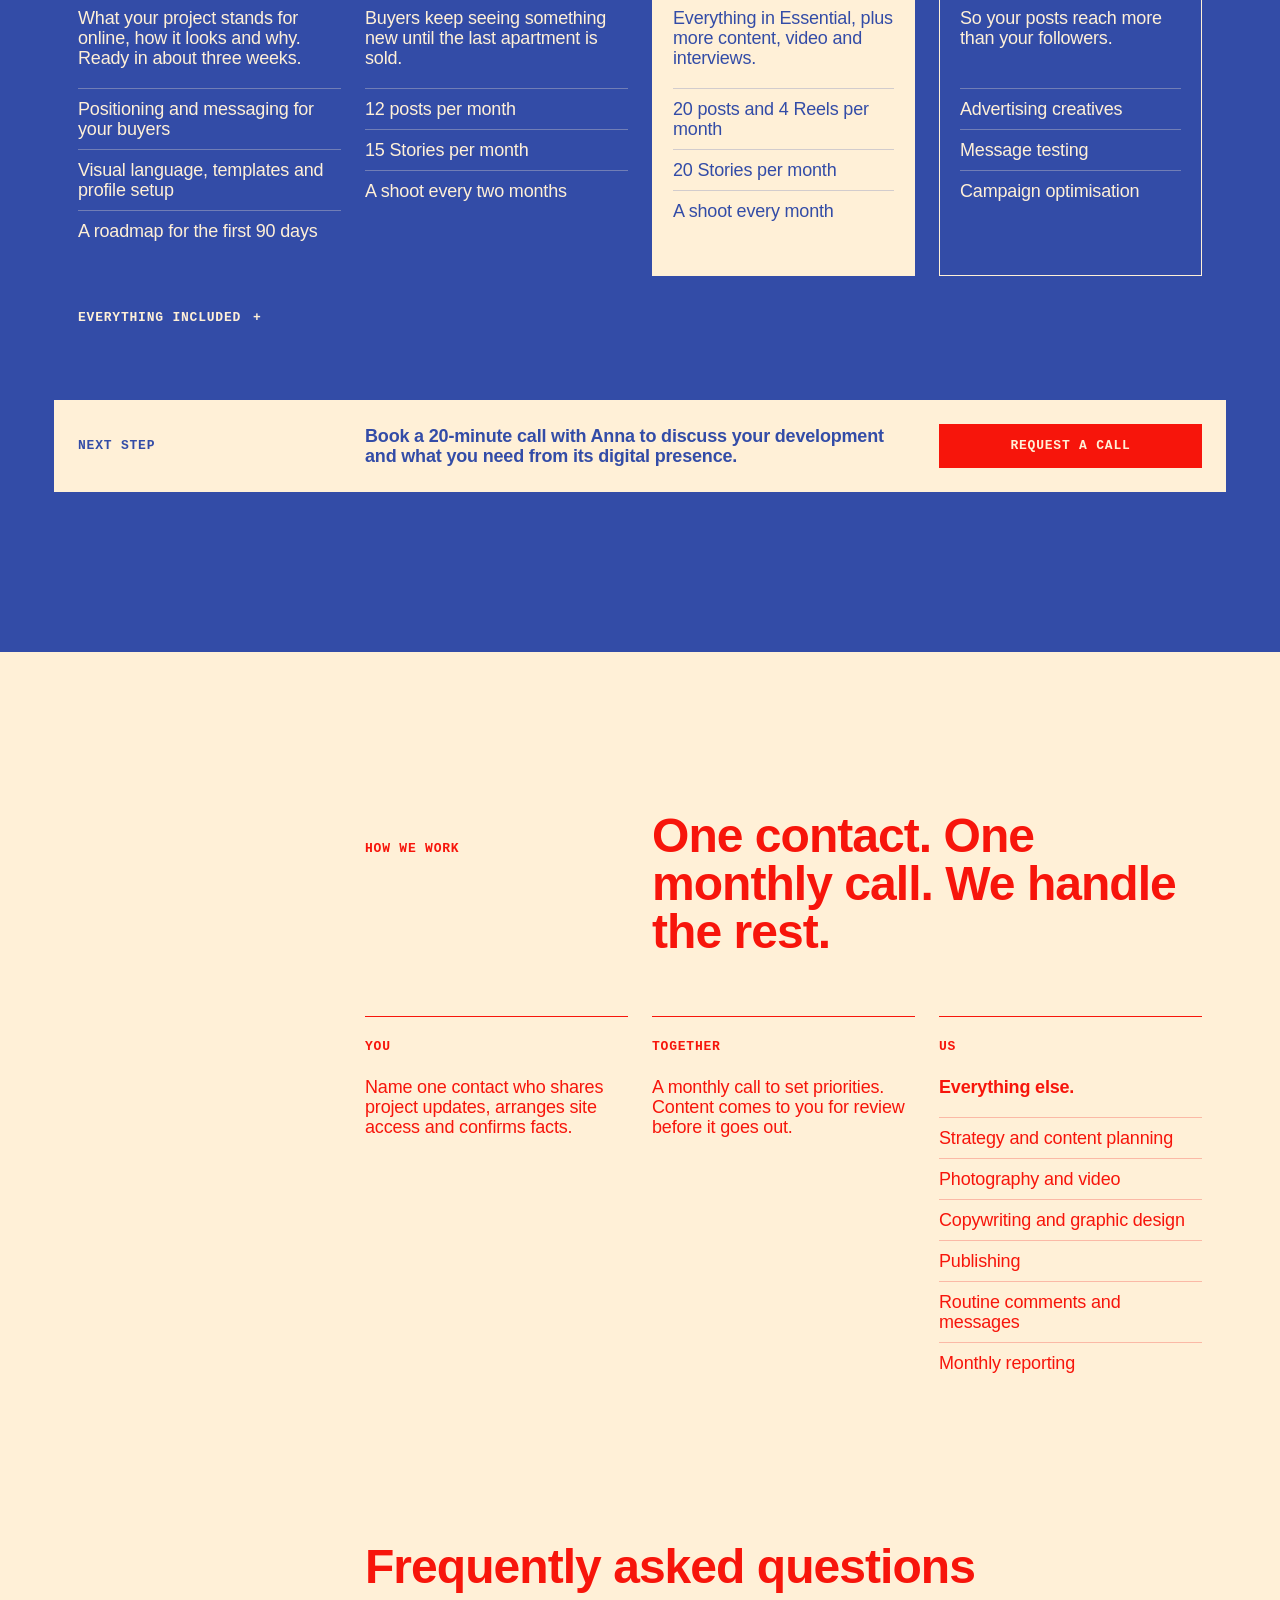
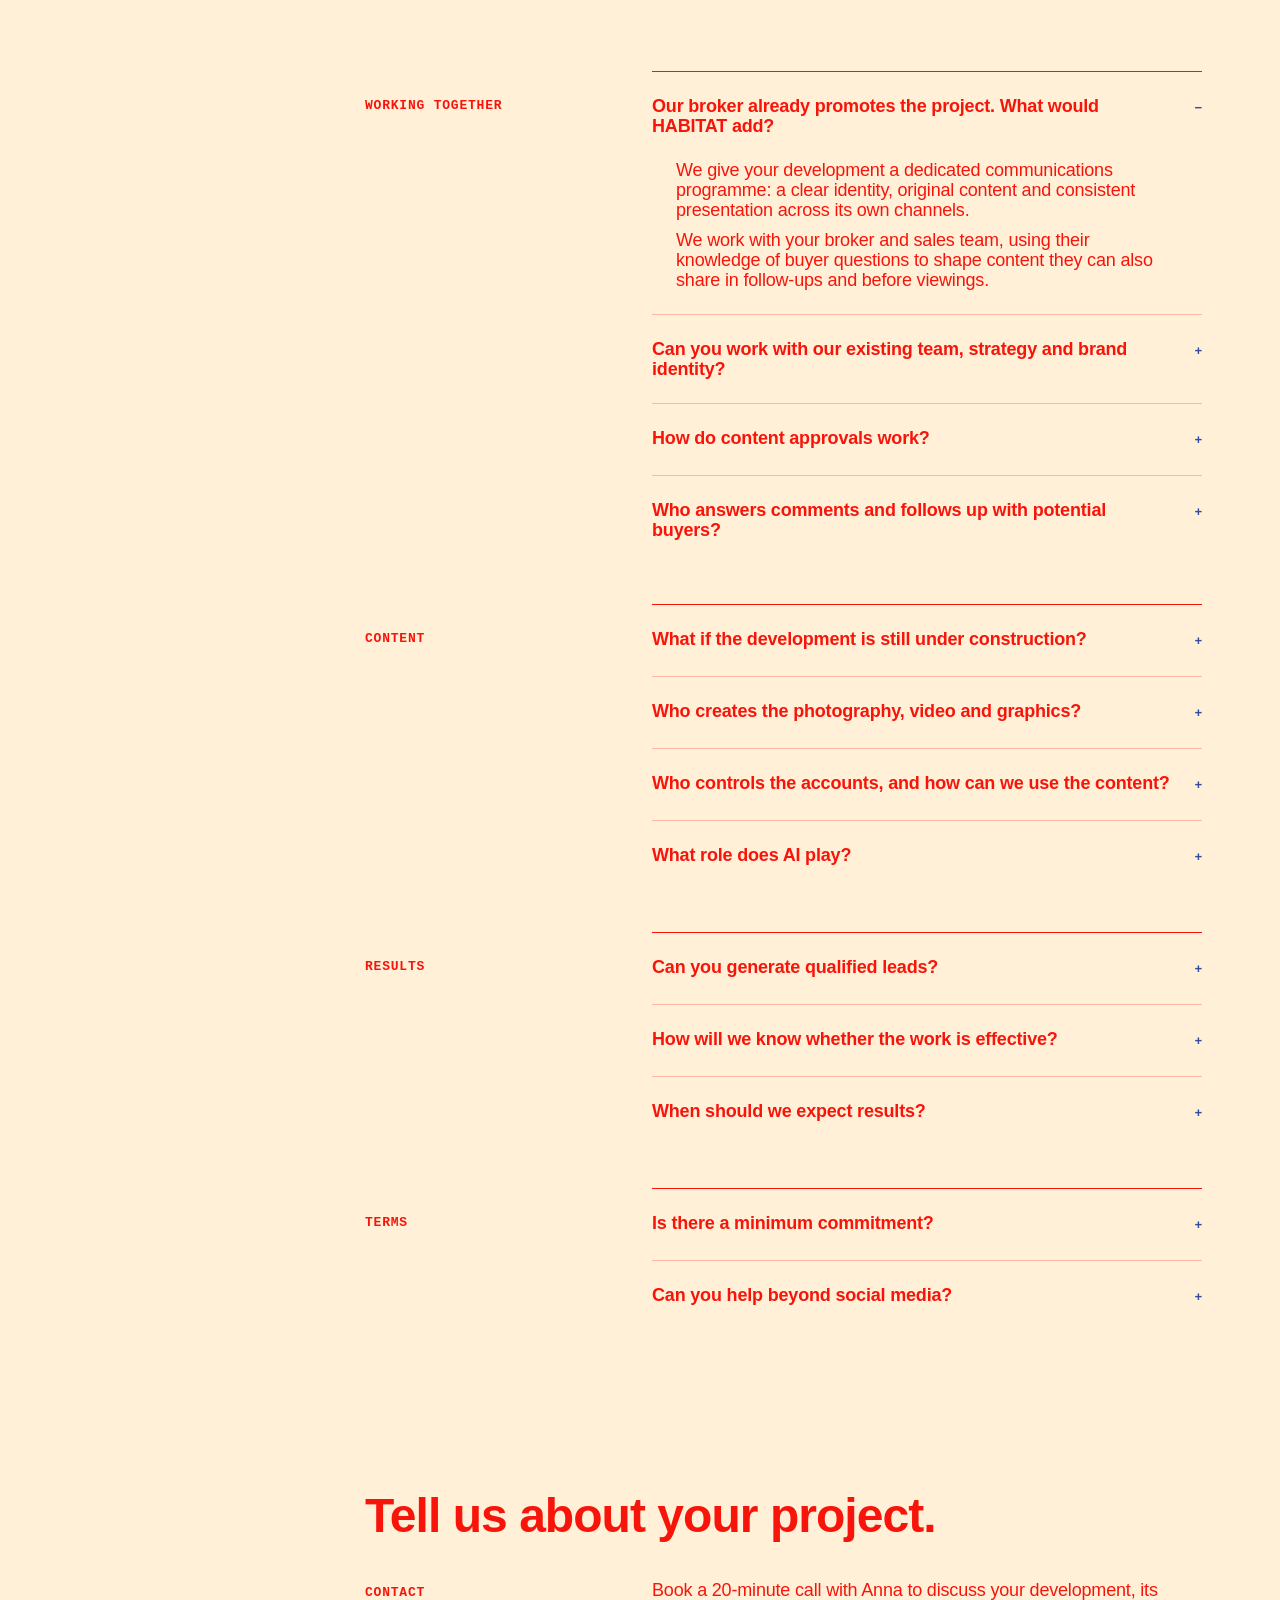
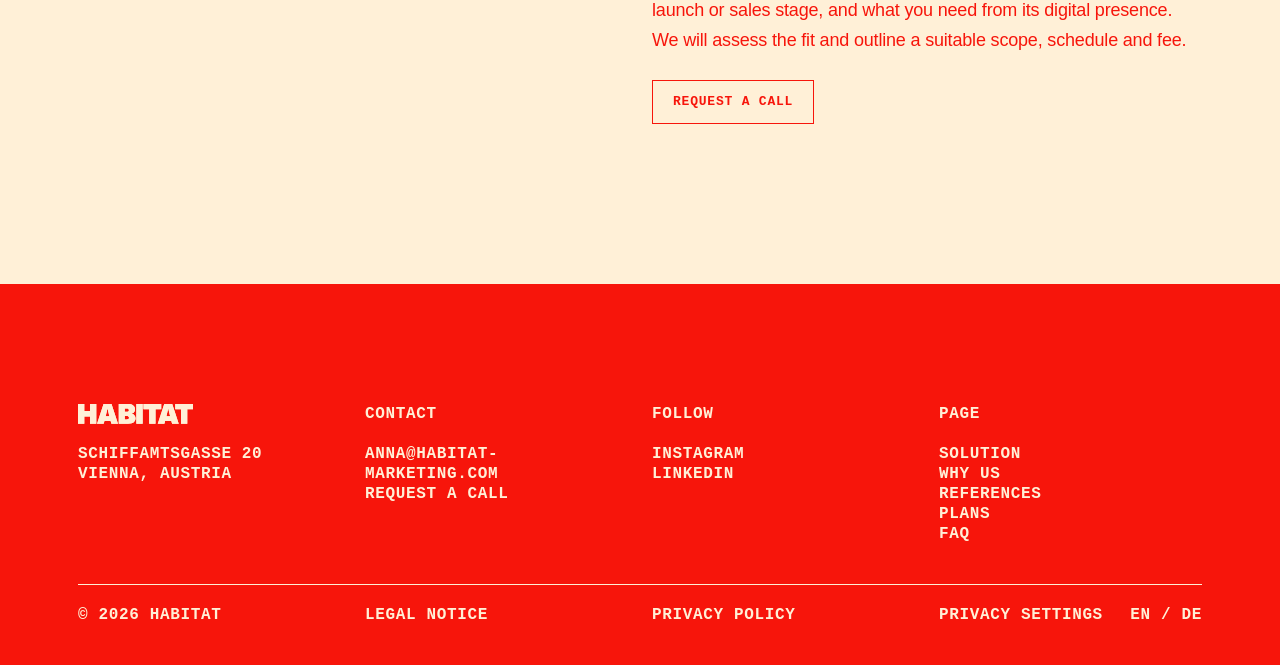
<file: en/index.html>
<!doctype html>
<html lang="en">
<head>
<meta charset="utf-8">
<meta name="viewport" content="width=device-width, initial-scale=1">
<title>HABITAT — Social media for residential developments, Vienna</title>
<meta name="description" content="Social media for premium residential real estate in Vienna, fully handled. HABITAT makes your project’s architecture, design and neighbourhood visible online. Monthly plans from €3,500.">
<meta property="og:title" content="HABITAT — Social media for residential developments">
<meta property="og:description" content="We make your project’s architecture, design and neighbourhood visible online, so buyers can picture living there long before it’s finished.">
<link rel="canonical" href="https://habitat-marketing.com/en/">
<link rel="alternate" hreflang="de" href="https://habitat-marketing.com/">
<link rel="alternate" hreflang="en" href="https://habitat-marketing.com/en/">
<link rel="alternate" hreflang="x-default" href="https://habitat-marketing.com/">
<meta name="robots" content="index, follow, max-image-preview:large">
<meta name="author" content="Anna Neitzel">
<meta property="og:type" content="website">
<meta property="og:site_name" content="HABITAT">
<meta property="og:url" content="https://habitat-marketing.com/en/">
<meta property="og:locale" content="en_GB">
<meta property="og:locale:alternate" content="de_AT">
<meta property="og:image" content="https://habitat-marketing.com/assets/img/og-image.jpg">
<meta property="og:image:width" content="1200">
<meta property="og:image:height" content="630">
<meta property="og:image:alt" content="Aerial view of a residential courtyard garden, HABITAT">
<meta name="twitter:card" content="summary_large_image">
<script type="application/ld+json">
{
 "@context": "https://schema.org",
 "@graph": [
  {
   "@type": "ProfessionalService",
   "@id": "https://habitat-marketing.com/#business",
   "name": "HABITAT",
   "alternateName": "HABITAT COMMUNICATIONS AGENCY",
   "url": "https://habitat-marketing.com/en/",
   "inLanguage": "en",
   "description": "Social media and communications for premium residential real estate in Vienna, fully handled: positioning, photography and video, copywriting, publishing, community management and monthly reporting.",
   "email": "anna@habitat-marketing.com",
   "image": "https://habitat-marketing.com/assets/img/og-image.jpg",
   "logo": "https://habitat-marketing.com/assets/img/icons/icon-512.png",
   "address": {
    "@type": "PostalAddress",
    "streetAddress": "Schiffamtsgasse 20",
    "postalCode": "1020",
    "addressLocality": "Wien",
    "addressCountry": "AT"
   },
   "areaServed": [
    {
     "@type": "City",
     "name": "Vienna"
    },
    {
     "@type": "Country",
     "name": "Austria"
    }
   ],
   "knowsLanguage": [
    "en",
    "de"
   ],
   "founder": {
    "@id": "https://habitat-marketing.com/#anna"
   },
   "sameAs": [
    "https://www.instagram.com/habitat_marketing/",
    "https://www.linkedin.com/company/habitat-marketing-communications"
   ],
   "makesOffer": [
    {
     "@type": "Offer",
     "name": "Positioning",
     "priceCurrency": "EUR",
     "price": 4500
    },
    {
     "@type": "Offer",
     "name": "Essential",
     "priceCurrency": "EUR",
     "price": 3500,
     "priceSpecification": {
      "@type": "UnitPriceSpecification",
      "price": 3500,
      "priceCurrency": "EUR",
      "unitCode": "MON"
     }
    },
    {
     "@type": "Offer",
     "name": "Signature",
     "priceCurrency": "EUR",
     "price": 5500,
     "priceSpecification": {
      "@type": "UnitPriceSpecification",
      "price": 5500,
      "priceCurrency": "EUR",
      "unitCode": "MON"
     }
    }
   ]
  },
  {
   "@type": "Person",
   "@id": "https://habitat-marketing.com/#anna",
   "name": "Anna Neitzel",
   "jobTitle": "Founder",
   "worksFor": {
    "@id": "https://habitat-marketing.com/#business"
   },
   "knowsLanguage": [
    "en",
    "de",
    "ru"
   ]
  },
  {
   "@type": "WebSite",
   "@id": "https://habitat-marketing.com/#website",
   "url": "https://habitat-marketing.com/",
   "name": "HABITAT",
   "inLanguage": [
    "en",
    "de"
   ],
   "publisher": {
    "@id": "https://habitat-marketing.com/#business"
   }
  }
 ]
}
</script>
<meta name="theme-color" content="#fff0d7">
<link rel="icon" href="../assets/img/icons/favicon-32.png" sizes="32x32" type="image/png">
<link rel="icon" href="../assets/img/icons/icon-192.png" sizes="192x192" type="image/png">
<link rel="icon" href="../assets/img/icons/icon.svg" type="image/svg+xml">
<link rel="apple-touch-icon" href="../assets/img/icons/apple-touch-icon.png">
<link rel="manifest" href="../site.webmanifest">
<!-- Adobe Fonts load only after consent (see ../main.js, "Fonts consent"); otherwise system fonts are used -->
<script>(function(){try{var c=JSON.parse(localStorage.getItem("habitat-fonts")||"null");if(c&&c.v==="yes"&&Date.now()-c.t<15768000000){var l=document.createElement("link");l.rel="stylesheet";l.id="adobe-fonts";l.href="https://use.typekit.net/uzy3lzg.css";document.head.appendChild(l);}}catch(e){}})();</script>
<link rel="stylesheet" href="../styles.css">
<script src="../main.js" defer></script>
</head>
<body>

<a class="skip" href="#main">Skip to content</a>

<!-- The red frame, fixed on all four sides of the viewport -->
<div class="frame" aria-hidden="true"></div>

<!-- "Request a call": red tab on the left edge (desktop), red bar along the bottom (mobile) -->
<a class="rail" href="#request-call">Request a call</a>

<!-- Fixed top bar inside the frame.
     Desktop: logo · nav (current section in blue) · DE tab
     Mobile:  logo · menu square -->
<header class="top">
  <div class="wrap top__inner">
    <a class="top__home" href="#top" aria-label="HABITAT, back to top">
      <img class="top__logo" src="../assets/img/habitat-logo-red.svg" alt="HABITAT" width="127" height="22">
    </a>
    <nav class="top__nav nav" aria-label="Main">
      <a href="#approach">Solution</a>
      <a href="#why-us">Why us</a>
      <a href="#references">References</a>
      <a href="#plans">Plans</a>
      <a href="#faq">FAQ</a>
    </nav>
    <a class="top__lang" href="../" lang="de" hreflang="de" title="Deutsch">DE</a>
    <button class="top__menu" type="button" aria-label="Open menu" aria-controls="menu" aria-expanded="false" data-open-menu>
      <svg width="20" height="12" viewBox="0 0 20 12" aria-hidden="true"><path d="M0 1h20M0 11h20" stroke="currentColor" stroke-width="2" fill="none"/></svg>
    </button>
  </div>
</header>

<main id="main">

<!-- 01 HERO -->
<section class="hero" id="top" data-section="">
  <div class="wrap">
    <h1 class="display hero__title">Social media for residential developments.<br>Fully handled.</h1>

    <div class="grid hero__intro">
      <p class="g-12">We make your project’s architecture, design and neighbourhood visible online, so buyers can picture living there long before it’s finished.</p>
      <p class="g-4 nav hero__meta">Vienna<br>Monthly plans from €3,500</p>
    </div>

    <picture>
      <source media="(max-width: 760px)" srcset="../assets/img/hero-vienna4-mobile-800.webp 800w, ../assets/img/hero-vienna4-mobile-1600.webp 1600w" sizes="100vw" width="1600" height="900">
      <img class="hero__img" src="../assets/img/hero-vienna4-1600.webp" srcset="../assets/img/hero-vienna4-1600.webp 1600w, ../assets/img/hero-vienna4-2400.webp 2400w, ../assets/img/hero-vienna4-3200.webp 3200w" sizes="100vw" alt="Staggered balconies of a residential tower in Vienna against a blue sky" width="3200" height="1185" fetchpriority="high">
    </picture>
  </div>
</section>

<!-- 02 CHALLENGE -->
<section class="section section--challenge" data-section="Challenge">
  <div class="wrap grid stack">
    <h2 class="display g-24">Your buyers research everything.<br class="d-only"> Give them something worth finding.</h2>
    <p class="label g-2 first-m">Challenge</p>
    <div class="g-34 copy">
      <p>Someone buying an apartment will research it more carefully than almost anything they have ever bought. Most of that research happens online, long before the building even exists. Usually, all they find is the same three renders on rotation.</p>
      <p>We show them what those renders can’t: the neighbourhood, the materials, the people building it, and tell it as a story worth living in. Published consistently from launch to handover.</p>
      <p>You build it. We handle how it’s seen.</p>
    </div>
  </div>
  <!-- DETAIL ROW — hidden until new photos are in. To restore, remove this comment wrapper.
  <div class="wrap">
  <div class="grid details">
    <figure class="details__item">
      <img src="../assets/img/details/baustelle-600.webp" srcset="../assets/img/details/baustelle-600.webp 600w, ../assets/img/details/baustelle-1067.webp 1067w" sizes="(max-width: 760px) 78vw, 25vw" alt="Concrete buckets on a construction site in Vienna's Nordbahnviertel" width="1067" height="1423" loading="lazy">
      <figcaption class="label">Construction</figcaption>
    </figure>
    <figure class="details__item">
      <img src="../assets/img/details/freie-mitte-600.webp" srcset="../assets/img/details/freie-mitte-600.webp 600w, ../assets/img/details/freie-mitte-1067.webp 1067w" sizes="(max-width: 760px) 78vw, 25vw" alt="Boardwalk through the Freie Mitte park, cranes behind" width="1067" height="1423" loading="lazy">
      <figcaption class="label">Freie Mitte</figcaption>
    </figure>
    <figure class="details__item">
      <img src="../assets/img/details/graetzl-600.webp" srcset="../assets/img/details/graetzl-600.webp 600w, ../assets/img/details/graetzl-1067.webp 1067w" sizes="(max-width: 760px) 78vw, 25vw" alt="Parent with pram and toddler on a path between residential buildings" width="1067" height="1423" loading="lazy">
      <figcaption class="label">Neighbourhood</figcaption>
    </figure>
    <figure class="details__item">
      <img src="../assets/img/details/morgenlicht-600.webp" srcset="../assets/img/details/morgenlicht-600.webp 600w, ../assets/img/details/morgenlicht-1067.webp 1067w" sizes="(max-width: 760px) 78vw, 25vw" alt="Balconies in morning light behind leaves" width="1067" height="1423" loading="lazy">
      <figcaption class="label">Morning light</figcaption>
    </figure>
  </div>
  </div>
  -->
</section>

<!-- 03 HANDLED -->
<section class="section section--handled" id="approach" data-section="Solution">
  <div class="wrap grid stack">
    <h2 class="display g-24">What does “handled” look like?</h2>
    <p class="label g-2 first-m">Solution</p>
    <div class="g-34 handled">
      <article>
        <h3 class="b">Buyers see what makes your project worth choosing.</h3>
        <p>We study the architecture, layouts, materials and neighbourhood, and translate them into what buyers care about: privacy, light, space, a way of life.</p>
      </article>
      <article>
        <h3 class="b">Original content keeps the project visible.</h3>
        <p>We photograph the site, interview the people behind it and document construction as it happens.</p>
      </article>
      <article>
        <h3 class="b">Your sales team always has useful material to share.</h3>
        <p>New posts and videos for follow-ups and before viewings turn your social accounts into an evolving resource for your sales process.</p>
      </article>
      <article>
        <h3 class="b">Buyers arrive already convinced.</h3>
        <p>People who have followed a project for months don’t come to a viewing cold. They know the layouts, the street and the architect, and your sales team picks up a conversation that’s already started.</p>
      </article>
    </div>
  </div>
</section>

<!-- 04 WHY HABITAT -->
<section class="section section--why ground-blue" id="why-us" data-section="Why us">
  <div class="wrap">
    <div class="grid">
      <h2 class="label g-2">Why HABITAT</h2>
    </div>
    <figure class="grid why__quote">
      <blockquote class="g-24">
        <p class="display hang">“I get a little mad any time I see a carefully designed development presented as if it could be anywhere.”</p>
      </blockquote>
      <figcaption class="label g-24">— Anna Neitzel, founder</figcaption>
    </figure>
    <div class="grid why__bio">
      <img class="g-4" src="../assets/img/anna/anna-neitzel-800.webp" srcset="../assets/img/anna/anna-neitzel-800.webp 533w, ../assets/img/anna/anna-neitzel-1200.webp 800w" sizes="(max-width: 760px) 100vw, 25vw" alt="Portrait of Anna Neitzel, founder of HABITAT" width="800" height="1200" loading="lazy">
      
      <p class="g-3">Developers sell square metres. Buyers are looking for a home. Someone has to translate.<br><br>Anna has been doing that since 2014: first in Moscow, where she founded and led the agency RUPOR, now in Vienna.<br><br>She leads strategy and creative direction on every project herself, never handing it off.</p>
    </div>
  </div>
</section>

<!-- 05 PROJECTS -->
<section class="section section--projects" id="references" data-section="References">
  <div class="wrap">
    <div class="grid stack">
      <h2 class="display g-24">Selected projects</h2>
      <p class="label g-2 first-m">References</p>
      <p class="g-34">Selected projects from Anna and her team’s experience in premium real estate marketing.</p>
    </div>

    <div class="grid projects">
      <!--
        One <li> per project. The card shows category + name.
        Everything inside .project__detail only appears in the project dialog.
        To add a real photo, replace a <span class="ph …"> with
        <img src="../assets/img/projects/…jpg" alt="…" loading="lazy">.
      -->
      <ul class="projects__list g-24" role="list">

        <li class="project">
          <button class="project__card" type="button">
            <img class="ph--card" src="../assets/img/projects/armani-casa/front-800.webp" srcset="../assets/img/projects/armani-casa/front-800.webp 800w, ../assets/img/projects/armani-casa/front-1600.webp 1600w" sizes="(max-width: 760px) 100vw, 36vw" width="1600" height="941" alt="Armani/Casa Moscow Residences, street view of the residence" loading="lazy">
            <span class="label">Branded residence</span>
            <span class="project__name">Armani/Casa Moscow Residences</span>
          </button>
          <div class="project__detail" hidden>
            <p class="detail__role">Communications strategy · Luxury real estate marketing</p>
            <p class="detail__snippet">Launching a branded residence</p>
            <p>We developed launch communications for an Armani/Casa branded residence, translating the brand’s design identity into a luxury real estate proposition. Working with the international brand team, we aligned messaging, content and visual presentation with global guidelines to create a consistent market introduction.</p>
            <img class="detail__main" src="../assets/img/projects/armani-casa/front-1600.webp" srcset="../assets/img/projects/armani-casa/front-800.webp 800w, ../assets/img/projects/armani-casa/front-1600.webp 1600w" sizes="(max-width: 760px) 100vw, 30vw" width="1600" height="941" alt="Armani/Casa Moscow Residences, street view of the residence" loading="lazy">
            <img class="detail__side" src="../assets/img/projects/armani-casa/lobby-800.webp" srcset="../assets/img/projects/armani-casa/lobby-800.webp 800w, ../assets/img/projects/armani-casa/lobby-1600.webp 1600w" sizes="(max-width: 760px) 50vw, 30vw" width="1600" height="1200" alt="Armani/Casa Moscow Residences, lobby" loading="lazy">
            <img class="detail__side" src="../assets/img/projects/armani-casa/street-800.webp" srcset="../assets/img/projects/armani-casa/street-800.webp 800w, ../assets/img/projects/armani-casa/street-1600.webp 1600w" sizes="(max-width: 760px) 50vw, 30vw" width="1260" height="1035" alt="Armani/Casa Moscow Residences, entrance on the street" loading="lazy">
          </div>
        </li>

        <li class="project">
          <button class="project__card" type="button">
            <img class="ph--card" src="../assets/img/projects/tessinsky-1/front-800.webp" srcset="../assets/img/projects/tessinsky-1/front-800.webp 800w, ../assets/img/projects/tessinsky-1/front-1600.webp 1600w" sizes="(max-width: 760px) 100vw, 36vw" width="1600" height="995" alt="Tessinsky 1, the new building beside the historic brick house" loading="lazy">
            <span class="label">Residential</span>
            <span class="project__name">Tessinsky 1</span>
          </button>
          <div class="project__detail" hidden>
            <p class="detail__role">Launch strategy · Social media management · PR · Events</p>
            <p class="detail__snippet">From pre-launch positioning to ongoing promotion</p>
            <p>We developed positioning and launch communications for Tessinsky 1, a luxury residential project combining heritage and contemporary architecture. Our work included real estate PR, social media strategy. Ongoing communications supported the project throughout our collaboration; it sold out in less than two years.</p>
            <img class="detail__main" src="../assets/img/projects/tessinsky-1/front-1600.webp" srcset="../assets/img/projects/tessinsky-1/front-800.webp 800w, ../assets/img/projects/tessinsky-1/front-1600.webp 1600w" sizes="(max-width: 760px) 100vw, 30vw" width="1600" height="995" alt="Tessinsky 1, the new building beside the historic brick house" loading="lazy">
            <img class="detail__side" src="../assets/img/projects/tessinsky-1/facade-800.webp" srcset="../assets/img/projects/tessinsky-1/facade-800.webp 800w, ../assets/img/projects/tessinsky-1/facade-1600.webp 1600w" sizes="(max-width: 760px) 50vw, 30vw" width="1600" height="1078" alt="Tessinsky 1, dark brick facade with brass balconies" loading="lazy">
            <img class="detail__side" src="../assets/img/projects/tessinsky-1/living-800.webp" srcset="../assets/img/projects/tessinsky-1/living-800.webp 800w, ../assets/img/projects/tessinsky-1/living-1600.webp 1600w" sizes="(max-width: 760px) 50vw, 30vw" width="1600" height="1143" alt="Tessinsky 1, double-height living room" loading="lazy">
          </div>
        </li>

        <li class="project">
          <button class="project__card" type="button">
            <img class="ph--card" src="../assets/img/projects/primavera/riverview-800.webp" srcset="../assets/img/projects/primavera/riverview-800.webp 800w, ../assets/img/projects/primavera/riverview-1600.webp 1600w" sizes="(max-width: 760px) 100vw, 36vw" width="906" height="906" alt="Primavera, residential towers along the river" loading="lazy">
            <span class="label">Residential</span>
            <span class="project__name">Primavera Riverside Club Town</span>
          </button>
          <div class="project__detail" hidden>
            <p class="detail__role">Social media · Influencer marketing · Performance marketing support · PR · Reputation management</p>
            <p class="detail__snippet">Building demand for premium residences</p>
            <p>We positioned a riverside development around architecture, nature and wellbeing. Real estate PR, social media management, influencer marketing, broker events and online reputation management supported the launch and ongoing promotion. The project ranked among Moscow’s top five premium residential bestsellers in 2023 and 2024.</p>
            <img class="detail__main" src="../assets/img/projects/primavera/riverview-1600.webp" srcset="../assets/img/projects/primavera/riverview-800.webp 800w, ../assets/img/projects/primavera/riverview-1600.webp 1600w" sizes="(max-width: 760px) 100vw, 30vw" width="906" height="906" alt="Primavera, residential towers along the river" loading="lazy">
            <img class="detail__side" src="../assets/img/projects/primavera/park-800.webp" srcset="../assets/img/projects/primavera/park-800.webp 800w, ../assets/img/projects/primavera/park-1600.webp 1600w" sizes="(max-width: 760px) 50vw, 30vw" width="1280" height="800" alt="Primavera, landscaped park between the buildings" loading="lazy">
            <img class="detail__side" src="../assets/img/projects/primavera/penthouse-800.webp" srcset="../assets/img/projects/primavera/penthouse-800.webp 800w, ../assets/img/projects/primavera/penthouse-1600.webp 1600w" sizes="(max-width: 760px) 50vw, 30vw" width="1280" height="908" alt="Primavera, penthouse terrace overlooking the river at sunset" loading="lazy">
          </div>
        </li>

        <li class="project">
          <button class="project__card" type="button">
            <img class="ph--card" src="../assets/img/projects/artisan/living-800.webp" srcset="../assets/img/projects/artisan/living-800.webp 800w, ../assets/img/projects/artisan/living-1600.webp 1600w" sizes="(max-width: 760px) 100vw, 36vw" width="1600" height="1067" alt="Artisan, living room with garden view" loading="lazy">
            <span class="label">Residential</span>
            <span class="project__name">Artisan</span>
          </button>
          <div class="project__detail" hidden>
            <p class="detail__role">Social media management · Brand collaborations · PR · Events</p>
            <p class="detail__snippet">Luxury real estate marketing through design and lifestyle</p>
            <p>We managed social media, PR and events for Artisan, a luxury residential project in Swiss financial group Valartis’s portfolio. Our work combined social media strategy, visual concepts and content planning with media relations and brand collaborations. Editorial stories about architecture, interiors and lifestyle sustained interest beyond construction updates.</p>
            <img class="detail__main" src="../assets/img/projects/artisan/living-1600.webp" srcset="../assets/img/projects/artisan/living-800.webp 800w, ../assets/img/projects/artisan/living-1600.webp 1600w" sizes="(max-width: 760px) 100vw, 30vw" width="1600" height="1067" alt="Artisan, living room with garden view" loading="lazy">
            <img class="detail__side" src="../assets/img/projects/artisan/courtyard-800.webp" srcset="../assets/img/projects/artisan/courtyard-800.webp 800w, ../assets/img/projects/artisan/courtyard-1600.webp 1600w" sizes="(max-width: 760px) 50vw, 30vw" width="1600" height="1067" alt="Artisan, planted courtyard between brick buildings" loading="lazy">
            <img class="detail__side" src="../assets/img/projects/artisan/lobby-800.webp" srcset="../assets/img/projects/artisan/lobby-800.webp 800w, ../assets/img/projects/artisan/lobby-1600.webp 1600w" sizes="(max-width: 760px) 50vw, 30vw" width="1600" height="966" alt="Artisan, marble lobby" loading="lazy">
          </div>
        </li>

        <li class="project">
          <button class="project__card" type="button">
            <img class="ph--card" src="../assets/img/projects/turandot/front-800.webp" srcset="../assets/img/projects/turandot/front-800.webp 800w, ../assets/img/projects/turandot/front-1600.webp 1600w" sizes="(max-width: 760px) 100vw, 36vw" width="1280" height="918" alt="Turandot Residences, the building behind its garden" loading="lazy">
            <span class="label">Residential</span>
            <span class="project__name">Turandot Residences</span>
          </button>
          <div class="project__detail" hidden>
            <p class="detail__role">Social media management · Brand collaborations · PR · Events</p>
            <p class="detail__snippet">Sustaining visibility for luxury residences</p>
            <p>We provided real estate PR, social media management and event support for Turandot Residences, part of Swiss financial group Valartis’s property portfolio. Our work covered visual concepts, content planning and publication, media relations and brand collaborations. As construction news slowed, special projects and fresh editorial angles kept the development visible.</p>
            <img class="detail__main" src="../assets/img/projects/turandot/front-1600.webp" srcset="../assets/img/projects/turandot/front-800.webp 800w, ../assets/img/projects/turandot/front-1600.webp 1600w" sizes="(max-width: 760px) 100vw, 30vw" width="1280" height="918" alt="Turandot Residences, the building behind its garden" loading="lazy">
            <img class="detail__side" src="../assets/img/projects/turandot/street-800.webp" srcset="../assets/img/projects/turandot/street-800.webp 800w, ../assets/img/projects/turandot/street-1600.webp 1600w" sizes="(max-width: 760px) 50vw, 30vw" width="1300" height="867" alt="Turandot Residences, street view with the new building behind" loading="lazy">
            <img class="detail__side" src="../assets/img/projects/turandot/winterview-800.webp" srcset="../assets/img/projects/turandot/winterview-800.webp 800w, ../assets/img/projects/turandot/winterview-1600.webp 1600w" sizes="(max-width: 760px) 50vw, 30vw" width="1280" height="853" alt="Turandot Residences, winter view over the rooftops of central Moscow" loading="lazy">
          </div>
        </li>

        <li class="project">
          <button class="project__card" type="button">
            <img class="ph--card" src="../assets/img/projects/central-telegraph/front-800.webp" srcset="../assets/img/projects/central-telegraph/front-800.webp 800w, ../assets/img/projects/central-telegraph/front-1600.webp 1600w" sizes="(max-width: 760px) 100vw, 36vw" width="1600" height="1066" alt="Central Telegraph, the landmark building at dusk" loading="lazy">
            <span class="label">Heritage</span>
            <span class="project__name">Central Telegraph</span>
          </button>
          <div class="project__detail" hidden>
            <p class="detail__role">PR · Reputation management · Stakeholder engagement</p>
            <p class="detail__snippet">Communicating heritage redevelopment under public scrutiny</p>
            <p>We developed positioning and communications for a protected landmark’s transformation into a mixed-use destination. Heritage PR, stakeholder dialogue, expert commentary and social media reputation management addressed concerns about preservation and redevelopment. The campaign generated 60+ media features and opened dialogue between the developer, authorities and architectural community.</p>
            <img class="detail__main" src="../assets/img/projects/central-telegraph/front-1600.webp" srcset="../assets/img/projects/central-telegraph/front-800.webp 800w, ../assets/img/projects/central-telegraph/front-1600.webp 1600w" sizes="(max-width: 760px) 100vw, 30vw" width="1600" height="1066" alt="Central Telegraph, the landmark building at dusk" loading="lazy">
            <img class="detail__side" src="../assets/img/projects/central-telegraph/lobby-800.webp" srcset="../assets/img/projects/central-telegraph/lobby-800.webp 800w, ../assets/img/projects/central-telegraph/lobby-1600.webp 1600w" sizes="(max-width: 760px) 50vw, 30vw" width="1200" height="750" alt="Central Telegraph, redeveloped entrance hall" loading="lazy">
            <img class="detail__side" src="../assets/img/projects/central-telegraph/hall-800.webp" srcset="../assets/img/projects/central-telegraph/hall-800.webp 800w, ../assets/img/projects/central-telegraph/hall-1600.webp 1600w" sizes="(max-width: 760px) 50vw, 30vw" width="1200" height="800" alt="Central Telegraph, auditorium" loading="lazy">
          </div>
        </li>

        <li class="project">
          <button class="project__card" type="button">
            <img class="ph--card" src="../assets/img/projects/cote-rocheuse/vineyard-800.webp" srcset="../assets/img/projects/cote-rocheuse/vineyard-800.webp 800w, ../assets/img/projects/cote-rocheuse/vineyard-1600.webp 1600w" sizes="(max-width: 760px) 100vw, 36vw" width="1200" height="800" alt="Côte Rocheuse, the winery among the vineyards" loading="lazy">
            <span class="label">Architecture</span>
            <span class="project__name">Côte Rocheuse Winery</span>
          </button>
          <div class="project__detail" hidden>
            <p class="detail__role">Architecture PR · International media relations</p>
            <p class="detail__snippet">International visibility for a destination winery</p>
            <p>We developed an international PR campaign connecting the winery’s architecture with wine, design and travel. Targeted media outreach and storytelling secured coverage in ArchDaily and Wine Spectator, among other publications. The project was also shortlisted for the World Architecture Festival, extending its international profile.</p>
            <img class="detail__main" src="../assets/img/projects/cote-rocheuse/vineyard-1600.webp" srcset="../assets/img/projects/cote-rocheuse/vineyard-800.webp 800w, ../assets/img/projects/cote-rocheuse/vineyard-1600.webp 1600w" sizes="(max-width: 760px) 100vw, 30vw" width="1200" height="800" alt="Côte Rocheuse, the winery among the vineyards" loading="lazy">
            <img class="detail__side" src="../assets/img/projects/cote-rocheuse/stairs-800.webp" srcset="../assets/img/projects/cote-rocheuse/stairs-800.webp 800w, ../assets/img/projects/cote-rocheuse/stairs-1600.webp 1600w" sizes="(max-width: 760px) 50vw, 30vw" width="800" height="1200" alt="Côte Rocheuse, concrete terrace and stairs" loading="lazy">
            <img class="detail__side" src="../assets/img/projects/cote-rocheuse/cellar-800.webp" srcset="../assets/img/projects/cote-rocheuse/cellar-800.webp 800w, ../assets/img/projects/cote-rocheuse/cellar-1600.webp 1600w" sizes="(max-width: 760px) 50vw, 30vw" width="1200" height="800" alt="Côte Rocheuse, production hall with panoramic window" loading="lazy">
          </div>
        </li>

      </ul>

      <div class="projects__more g-24" hidden>
        <button class="btn" type="button" data-more>Show more projects</button>
        <p class="label meta" aria-live="polite"><span data-count>4</span> of <span data-total>14</span></p>
      </div>
    </div>
  </div>
</section>

<!-- 06 PLANS -->
<section class="section section--plans ground-blue" id="plans" data-section="Plans">
  <div class="wrap">
    <div class="grid stack">
      <h2 class="display g-34">One strategy. Two plans. Your choice.</h2>
      <p class="label g-2 first-m">Plans and prices</p>
    </div>

    <div class="grid plans" data-plans>
      <article class="plan">
        <h3 class="plan__name">Positioning</h3>
        <p class="plan__price">€4,500</p>
        <p class="label plan__unit">One-off, to begin</p>
        <p class="plan__lead">What your project stands for online, how it looks and why. Ready in about three weeks.</p>
        <ul class="plan__list" role="list">
          <li>Positioning and messaging for your buyers</li>
          <li>Visual language, templates and profile setup</li>
          <li>A roadmap for the first 90 days</li>
        </ul>
        <div class="plan__more">
          <p class="label">Also included</p>
          <p>We review what you already have: branding, renders, photography, brochure and past campaigns, and whether it paints the picture buyers should have in mind. Plus competitor assessment, channel priorities, the themes we keep returning to, and the initial rollout.</p>
        </div>
      </article>

      <article class="plan">
        <h3 class="plan__name">Essential</h3>
        <p class="plan__price">€3,500</p>
        <p class="label plan__unit">Per month</p>
        <p class="plan__lead">Buyers keep seeing something new until the last apartment is sold.</p>
        <ul class="plan__list" role="list">
          <li>12 posts per month</li>
          <li>15 Stories per month</li>
          <li>A shoot every two months</li>
        </ul>
        <div class="plan__more">
          <p class="label">Also included</p>
          <p>Instagram, Facebook and LinkedIn. Content planning, copywriting, graphic design, publishing, community management and monthly reporting. Shoots cover the project or its location.</p>
        </div>
      </article>

      <article class="plan plan--featured">
        <span class="plan__flag label">Recommended</span>
        <h3 class="plan__name">Signature</h3>
        <p class="plan__price">€5,500</p>
        <p class="label plan__unit">Per month</p>
        <p class="plan__lead">Everything in Essential, plus more content, video and interviews.</p>
        <ul class="plan__list" role="list">
          <li>20 posts and 4 Reels per month</li>
          <li>20 Stories per month</li>
          <li>A shoot every month</li>
        </ul>
        <div class="plan__more">
          <p class="label">Also included</p>
          <p>Everything in Essential. Monthly shoots can cover the project, its location or your team.</p>
        </div>
      </article>

      <article class="plan plan--addon">
        <h3 class="plan__name">Paid promotion</h3>
        <p class="plan__price">On request</p>
        <p class="label plan__unit">Optional add-on</p>
        <p class="plan__lead">So your posts reach more than your followers.</p>
        <ul class="plan__list" role="list">
          <li>Advertising creatives</li>
          <li>Message testing</li>
          <li>Campaign optimisation</li>
        </ul>
        <div class="plan__more">
          <p class="label">Good to know</p>
          <p>Media budget and third-party costs are separate. Additional work is agreed and priced before it begins.</p>
        </div>
      </article>
    </div>

    <button class="toggle label" type="button" aria-expanded="false" data-plans-toggle>
      <span data-toggle-text>Everything included</span> <span aria-hidden="true" data-toggle-sign>+</span>
    </button>

    <div class="grid nextstep">
      <p class="label g-1">Next step</p>
      <p class="b g-23">Book a 20-minute call with Anna to discuss your development and what you need from its digital presence.</p>
      <a class="btn btn--red g-4" href="#request-call">Request a call</a>
    </div>
  </div>
</section>

<section class="section section--how" data-section="Plans" data-nav="plans">
  <div class="wrap">
    <div class="grid stack">
      <p class="label g-2 first-m">How we work</p>
      <h2 class="display g-34">One contact. One monthly call. We handle the rest.</h2>
    </div>
    <div class="grid how">
      <div class="g-2 how__col">
        <p class="label">You</p>
        <p>Name one contact who shares project updates, arranges site access and confirms facts.</p>
      </div>
      <div class="g-3 how__col">
        <p class="label">Together</p>
        <p>A monthly call to set priorities. Content comes to you for review before it goes out.</p>
      </div>
      <div class="g-4 how__col">
        <p class="label">Us</p>
        <p class="b">Everything else.</p>
        <ul class="how__list" role="list">
          <li>Strategy and content planning</li>
          <li>Photography and video</li>
          <li>Copywriting and graphic design</li>
          <li>Publishing</li>
          <li>Routine comments and messages</li>
          <li>Monthly reporting</li>
        </ul>
      </div>
    </div>
  </div>
</section>

<!-- 07 FAQ -->
<section class="section section--faq" id="faq" data-section="FAQ">
  <div class="wrap">
    <div class="grid">
      <h2 class="display g-24">Frequently asked questions</h2>
    </div>

    <div class="faq">
      <div class="grid faq__group">
        <p class="label g-2 faq__title">Working together</p>
        <div class="g-34 faq__items">
          <details name="faq" open>
            <summary>Our broker already promotes the project. What would HABITAT add?</summary>
            <div class="faq__a">
              <p>We give your development a dedicated communications programme: a clear identity, original content and consistent presentation across its own channels.</p>
              <p>We work with your broker and sales team, using their knowledge of buyer questions to shape content they can also share in follow-ups and before viewings.</p>
            </div>
          </details>
          <details name="faq">
            <summary>Can you work with our existing team, strategy and brand identity?</summary>
            <div class="faq__a">
              <p>Yes. We review what is already in place and build on it. An existing strategy becomes a practical content and channel plan, while your brand identity guides the visual presentation.</p>
              <p>We can work alongside your marketing team or provide senior communications leadership where there is no dedicated team in-house.</p>
            </div>
          </details>
          <details name="faq">
            <summary>How do content approvals work?</summary>
            <div class="faq__a">
              <p>We prepare content for review through a shared approval process. Your nominated contact checks project facts and consolidates feedback from your team.</p>
              <p>We agree approval deadlines at the start so content can be published on schedule. The initial rollout includes one consolidated revision round, and its timing depends on timely access to materials, accounts and approvals.</p>
            </div>
          </details>
          <details name="faq">
            <summary>Who answers comments and follows up with potential buyers?</summary>
            <div class="faq__a">
              <p>We handle routine social media comments and messages using agreed project information. Questions about availability, pricing, viewings or negotiations go to your sales team.</p>
              <p>Sensitive issues and complaints are escalated to the appropriate contact.</p>
            </div>
          </details>
        </div>
      </div>

      <div class="grid faq__group">
        <p class="label g-2 faq__title">Content</p>
        <div class="g-34 faq__items">
          <details name="faq">
            <summary>What if the development is still under construction?</summary>
            <div class="faq__a">
              <p>There is already a story to tell: the architect’s thinking, the layouts, material choices, views, neighbourhood and people behind the project.</p>
              <p>We combine approved renders with original photography, interviews and progress updates, clearly distinguishing planned features from completed work.</p>
            </div>
          </details>
          <details name="faq">
            <summary>Who creates the photography, video and graphics?</summary>
            <div class="faq__a">
              <p>We organise production and create the visual assets needed for the agreed content plan, using your brand identity and approved project materials.</p>
              <p>Essential includes a shoot every two months; Signature includes a monthly shoot. We agree the subjects and required outputs in advance. Additional production can be arranged separately.</p>
            </div>
          </details>
          <details name="faq">
            <summary>Who controls the accounts, and how can we use the content?</summary>
            <div class="faq__a">
              <p>Your project’s accounts remain under your control.</p>
              <p>Photography includes non-exclusive, perpetual usage rights for your owned digital channels, corporate communications, PR and business-development materials. We confirm any additional permissions needed for advertising or third-party use before publication.</p>
            </div>
          </details>
          <details name="faq">
            <summary>What role does AI play?</summary>
            <div class="faq__a">
              <p>AI can assist with research, drafting and production. Effective property communications still require accurate project knowledge, original material, editorial judgement and a clear visual direction.</p>
              <p>Our team remains responsible for the content, its accuracy and its presentation.</p>
            </div>
          </details>
        </div>
      </div>

      <div class="grid faq__group">
        <p class="label g-2 faq__title">Results</p>
        <div class="g-34 faq__items">
          <details name="faq">
            <summary>Can you generate qualified leads?</summary>
            <div class="faq__a">
              <p>Paid campaigns can support lead generation where the website, enquiry process and tracking are ready. Objectives and KPIs are agreed according to the media budget, website and available tracking.</p>
              <p>Before launch, we agree what counts as a relevant enquiry and how it will be measured. Feedback from your sales team helps us assess lead quality and refine the campaigns.</p>
            </div>
          </details>
          <details name="faq">
            <summary>How will we know whether the work is effective?</summary>
            <div class="faq__a">
              <p>We establish a baseline and report monthly on relevant measures, including audience reach, engagement and website clicks.</p>
              <p>Where tracking allows, we also report on enquiries and campaign costs. Your sales team’s feedback helps connect the digital data with buyer interest and the quality of conversations.</p>
            </div>
          </details>
          <details name="faq">
            <summary>When should we expect results?</summary>
            <div class="faq__a">
              <p>The initial rollout establishes a consistent presentation and regular publishing. We use the first three months to assess audience response and refine content and promotion.</p>
              <p>Enquiries and sales also depend on the property, pricing, market conditions, media budget and sales follow-up. We agree realistic objectives for the project’s stage.</p>
            </div>
          </details>
        </div>
      </div>

      <div class="grid faq__group">
        <p class="label g-2 faq__title">Terms</p>
        <div class="g-34 faq__items">
          <details name="faq">
            <summary>Is there a minimum commitment?</summary>
            <div class="faq__a">
              <p>Monthly plans begin with a three-month commitment. After that, you can cancel monthly under the agreed contract terms.</p>
            </div>
          </details>
          <details name="faq">
            <summary>Can you help beyond social media?</summary>
            <div class="faq__a">
              <p>Yes. Positioning and launch communications are available as separately scoped projects.</p>
            </div>
          </details>
        </div>
      </div>
    </div>
  </div>
</section>

<!-- 08 CONTACT -->
<section class="section section--contact" id="contact" data-section="Contact">
  <div class="wrap grid stack">
    <h2 class="display g-24">Tell us about your project.</h2>
    <p class="label g-2 first-m">Contact</p>
    <div class="g-34 copy">
      <p>Book a 20-minute call with Anna to discuss your development, its launch or sales stage, and what you need from its digital presence.</p>
      <p>We will assess the fit and outline a suitable scope, schedule and fee.</p>
      <p><a class="btn contact__btn" href="#request-call">Request a call</a></p>
    </div>
  </div>
</section>

</main>

<!-- 09 FOOTER -->
<footer class="footer ground-red" data-section="">
  <div class="wrap">
    
    <div class="grid footer__cols">
      <div class="footer__col footer__studio">
           <img class="footer__mark" src="../assets/img/habitat-logo-cream.svg" alt="HABITAT" width="1284" height="222" loading="lazy">

        <p>Schiffamtsgasse 20</p>
        <p>Vienna, Austria</p>
      </div>
      <div class="footer__col footer__contact">
        <p class="footer__h">Contact</p>
        <a href="mailto:anna@habitat-marketing.com">anna@habitat-marketing.com</a>
        <!--<a href="#">Phone number]</a> -->
        <a href="#request-call">Request a call</a>
      </div>
      <div class="footer__col footer__follow">
        <p class="footer__h">Follow</p>
        <a href="https://www.instagram.com/habitat_marketing/">Instagram</a>
        <a href="https://www.linkedin.com/company/habitat-marketing-communications">LinkedIn</a>
      </div>
      <nav class="footer__col footer__page" aria-label="Footer">
        <p class="footer__h">Page</p>
        <a href="#approach">Solution</a>
        <a href="#why-us">Why us</a>
        <a href="#references">References</a>
        <a href="#plans">Plans</a>
        <a href="#faq">FAQ</a>
      </nav>
    </div>

    <div class="grid footer__legal">
      <p>© 2026 HABITAT</p>
      <a href="legal-notice/">Legal notice</a>
      <a href="privacy/" data-privacy-link>Privacy policy</a>
      <div class="footer__end"><button type="button" class="footer__btn" data-privacy-settings>Privacy settings</button><p class="footer__lang"><a href="./" aria-current="page">EN</a> / <a href="../" lang="de" hreflang="de">DE</a></p></div>
    </div>
  </div>
</footer>


<!-- MENU (mobile) -->
<dialog class="menu ground-red" id="menu" aria-label="Menu">
  <div class="menu__head">
    <img src="../assets/img/habitat-logo-cream.svg" alt="HABITAT" width="104" height="18">
    <button class="menu__close" type="button" aria-label="Close menu" data-close>
      <svg width="16" height="16" viewBox="0 0 16 16" aria-hidden="true"><path d="M1 1l14 14M15 1L1 15" stroke="currentColor" stroke-width="2" fill="none"/></svg>
    </button>
  </div>
  <nav class="menu__nav" aria-label="Main">
    <a href="#approach">Solution</a>
    <a href="#why-us">Why us</a>
    <a href="#references">References</a>
    <a href="#plans">Plans</a>
    <a href="#faq">FAQ</a>
    <a href="#contact">Contact</a>
  </nav>
  <div class="menu__foot label">
    <a class="btn btn--cream" href="#request-call">Request a call</a>
    <p><a href="./" aria-current="page">EN</a> / <a href="../" lang="de" hreflang="de">DE</a></p>
  </div>
</dialog>


<!-- PROJECT DIALOG — filled from the clicked project's .project__detail -->
<dialog class="pdialog" id="project-dialog" aria-labelledby="pd-name">
  <div class="pdialog__inner">
    <div class="grid pdialog__bar">
      <p class="label meta g-1"><span data-pd-num>01</span> / <span data-pd-total>14</span></p>
      <button class="btn g-4 pdialog__close" type="button" data-close>Close</button>
    </div>
    <!-- Row 1: title (cols 1–3) · category (col 4, right).
         Row 2: large 3:2 image (cols 1–2) · two 3:2 images stacked (col 3) · text (col 4) -->
    <div class="grid pdialog__body">
      <h3 class="display pdialog__title" id="pd-name" data-pd-name></h3>
      <p class="label pdialog__tag" data-pd-tag></p>
      <div class="pdialog__main" data-pd-main></div>
      <div class="pdialog__thumbs" data-pd-thumbs></div>
      <div class="pdialog__text" data-pd-text></div>
    </div>
    <!-- Pinned to the bottom of the dialog -->
    <div class="grid pdialog__nav">
      <button class="btn g-1" type="button" data-pd-prev><span class="d-only">Previous project</span><span class="m-only">Previous</span></button>
      <button class="btn g-4" type="button" data-pd-next><span class="d-only">Next project</span><span class="m-only">Next</span></button>
    </div>
  </div>
</dialog>


<!-- REQUEST A CALL DIALOG — sent via Formspree (works on GitHub Pages) -->
<dialog class="cdialog ground-blue" id="request-call" aria-label="Request a call">
  <div class="cdialog__inner">
    <div class="grid cdialog__bar">
      <p class="label g-1">Request a call</p>
      <button class="btn btn--cream g-4" type="button" data-close>Close</button>
    </div>

    <div class="grid cdialog__body">
      <figure class="g-2 cdialog__anna">
        <img src="../assets/img/anna/anna-neitzel-800.webp" srcset="../assets/img/anna/anna-neitzel-800.webp 533w, ../assets/img/anna/anna-neitzel-1200.webp 800w" sizes="(max-width: 760px) 100vw, 25vw" alt="Anna Neitzel" width="800" height="1200" loading="lazy">
        <figcaption class="label">You will speak with<br>Anna Neitzel, founder</figcaption>
      </figure>

      <div class="g-34">
        <!-- Formspree form: xwlvjoaz (submissions go to the account that owns it) -->
        <form class="cform" name="request-call" method="POST" action="https://formspree.io/f/xwlvjoaz" novalidate>
          <input type="hidden" name="_subject" value="HABITAT — new call request">
          <p class="hp" aria-hidden="true"><label>Leave this empty <input name="_gotcha" tabindex="-1" autocomplete="off"></label></p>

          <h2 class="display">Tell us about your project.</h2>
          <p class="cform__intro">Book a 20-minute call with Anna. We will assess the fit and outline a suitable scope, schedule and fee.</p>

          <div class="cform__fields">
            <div class="field">
              <label class="label" for="f-name">Name *</label>
              <input id="f-name" name="name" type="text" autocomplete="name" required aria-describedby="f-name-err">
              <p class="label field__err" id="f-name-err" hidden>Please add your name</p>
            </div>
            <div class="field">
              <label class="label" for="f-company">Company</label>
              <input id="f-company" name="company" type="text" autocomplete="organization">
            </div>
            <div class="field field--wide">
              <label class="label" for="f-contact">Email or phone *</label>
              <input id="f-contact" name="contact" type="text" autocomplete="email" required aria-describedby="f-contact-err">
              <p class="label field__err" id="f-contact-err" hidden>Please add an email address or phone number</p>
            </div>
            <div class="field field--wide">
              <label class="label" for="f-project">Project name, location or website</label>
              <input id="f-project" name="project" type="text">
            </div>
            <div class="field field--wide">
              <label class="label" for="f-time">Preferred contact time</label>
              <input id="f-time" name="time" type="text">
            </div>
          </div>

          <div class="cform__foot">
            <p class="small">We use your information to respond to your enquiry and contact you. The form is processed through Formspree, which may involve transferring data to the USA. Further information is available in our <a href="privacy/">Privacy Policy</a>.</p>
            <button class="btn btn--fill" type="submit">Send request</button>
          </div>
          <p class="label field__err cform__fail" role="alert" hidden>Something went wrong. Please write to anna@habitat-marketing.com instead.</p>
        </form>

        <div class="cthanks" role="status" hidden>
          <h2 class="display">Thank you.</h2>
          <p>Anna will contact you within two working days.</p>
          <button class="btn btn--cream" type="button" data-close>Back to the page</button>
        </div>
      </div>
    </div>
  </div>
</dialog>

</body>
</html>
</file>
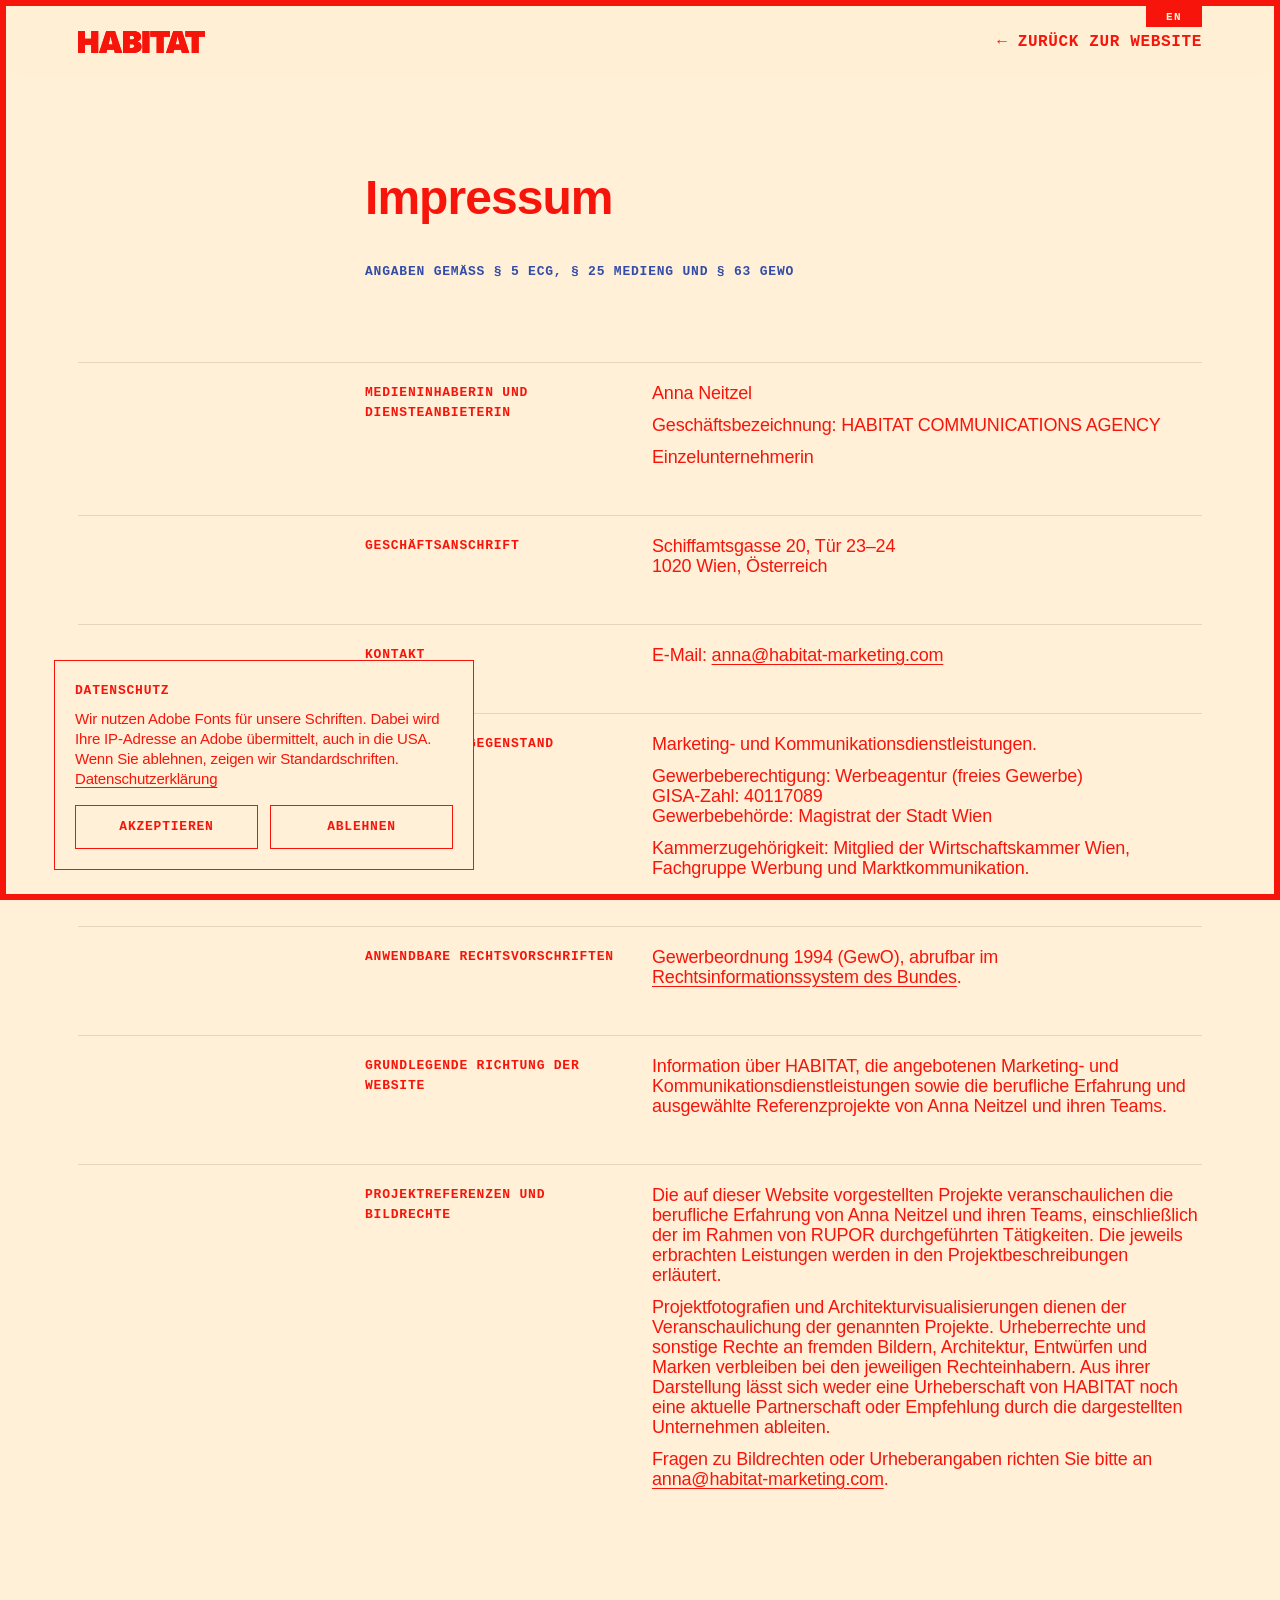
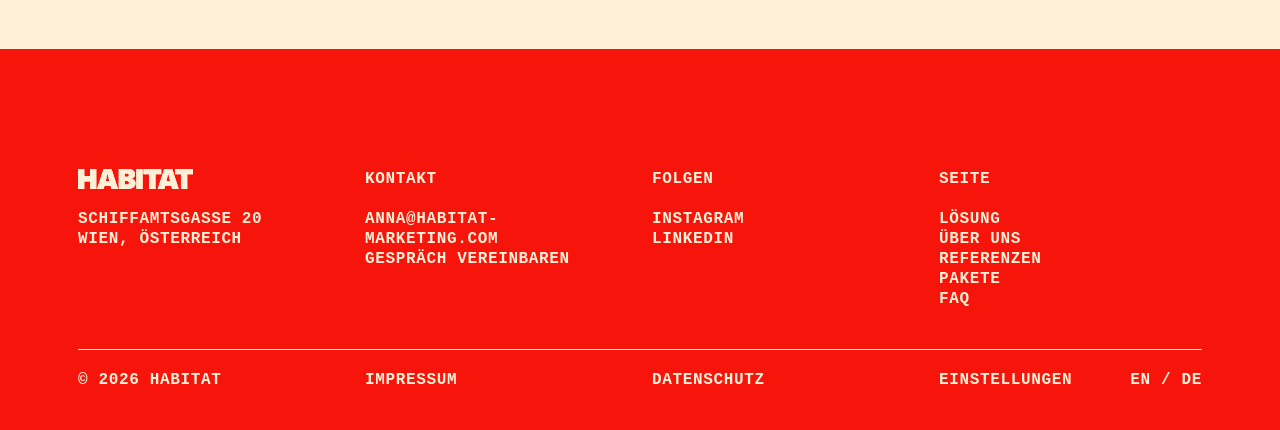
<file: impressum/index.html>
<!doctype html>
<html lang="de">
<head>
<meta charset="utf-8">
<meta name="viewport" content="width=device-width, initial-scale=1">
<title>Impressum — HABITAT</title>
<meta name="description" content="Impressum von HABITAT, Anna Neitzel, Schiffamtsgasse 20, 1020 Wien.">
<link rel="canonical" href="https://habitat-marketing.com/impressum/">
<link rel="alternate" hreflang="en" href="https://habitat-marketing.com/en/legal-notice/">
<link rel="alternate" hreflang="de" href="https://habitat-marketing.com/impressum/">
<meta name="theme-color" content="#fff0d7">
<link rel="icon" href="../assets/img/icons/favicon-32.png" sizes="32x32" type="image/png">
<link rel="icon" href="../assets/img/icons/icon-192.png" sizes="192x192" type="image/png">
<link rel="icon" href="../assets/img/icons/icon.svg" type="image/svg+xml">
<link rel="apple-touch-icon" href="../assets/img/icons/apple-touch-icon.png">
<!-- Adobe Fonts load only after consent (see main.js, "Fonts consent"); otherwise system fonts are used -->
<script>(function(){try{var c=JSON.parse(localStorage.getItem("habitat-fonts")||"null");if(c&&c.v==="yes"&&Date.now()-c.t<15768000000){var l=document.createElement("link");l.rel="stylesheet";l.id="adobe-fonts";l.href="https://use.typekit.net/uzy3lzg.css";document.head.appendChild(l);}}catch(e){}})();</script>
<link rel="stylesheet" href="../styles.css">
<script src="../main.js" defer></script>
</head>
<body class="page-legal">

<a class="skip" href="#main">Zum Inhalt springen</a>
<div class="frame" aria-hidden="true"></div>

<header class="top">
  <div class="wrap top__inner">
    <a class="top__home" href="../" aria-label="HABITAT, Startseite">
      <img class="top__logo" src="../assets/img/habitat-logo-red.svg" alt="HABITAT" width="127" height="22">
    </a>
    <a class="top__back nav" href="../">← Zurück zur Website</a>
    <a class="top__lang top__lang--show" href="../en/legal-notice/" lang="en" hreflang="en">EN</a>
  </div>
</header>

<main id="main" class="section legal">
  <div class="wrap">
    <div class="grid stack">
      <h1 class="display g-24">Impressum</h1>
      <p class="label g-24 legal__sub">Angaben gemäß § 5 ECG, § 25 MedienG und § 63 GewO</p>
    </div>
    <section class="grid legal__block">
      <h2 class="label g-2">Medieninhaberin und Diensteanbieterin</h2>
      <div class="g-34 legal__text">
        <p>Anna Neitzel</p>
        <p>Geschäftsbezeichnung: HABITAT COMMUNICATIONS AGENCY</p>
        <p>Einzelunternehmerin</p>
      </div>
    </section>
    <section class="grid legal__block">
      <h2 class="label g-2">Geschäftsanschrift</h2>
      <div class="g-34 legal__text">
        <p>Schiffamtsgasse 20, Tür 23–24<br>1020 Wien, Österreich</p>
      </div>
    </section>
    <section class="grid legal__block">
      <h2 class="label g-2">Kontakt</h2>
      <div class="g-34 legal__text">
        <p>E-Mail: <a href="mailto:anna@habitat-marketing.com">anna@habitat-marketing.com</a></p>
      </div>
    </section>
    <section class="grid legal__block">
      <h2 class="label g-2">Unternehmensgegenstand</h2>
      <div class="g-34 legal__text">
        <p>Marketing- und Kommunikationsdienstleistungen.</p>
        <p>Gewerbeberechtigung: Werbeagentur (freies Gewerbe)<br>GISA-Zahl: 40117089<br>Gewerbebehörde: Magistrat der Stadt Wien</p>
        <p>Kammerzugehörigkeit: Mitglied der Wirtschaftskammer Wien, Fachgruppe Werbung und Marktkommunikation.</p>
      </div>
    </section>
    <section class="grid legal__block">
      <h2 class="label g-2">Anwendbare Rechtsvorschriften</h2>
      <div class="g-34 legal__text">
        <p>Gewerbeordnung 1994 (GewO), abrufbar im <a href="https://www.ris.bka.gv.at">Rechtsinformationssystem des Bundes</a>.</p>
      </div>
    </section>
    <section class="grid legal__block">
      <h2 class="label g-2">Grundlegende Richtung der Website</h2>
      <div class="g-34 legal__text">
        <p>Information über HABITAT, die angebotenen Marketing- und Kommunikationsdienstleistungen sowie die berufliche Erfahrung und ausgewählte Referenzprojekte von Anna Neitzel und ihren Teams.</p>
      </div>
    </section>
    <section class="grid legal__block" id="bildrechte">
      <h2 class="label g-2">Projektreferenzen und Bildrechte</h2>
      <div class="g-34 legal__text">
        <p>Die auf dieser Website vorgestellten Projekte veranschaulichen die berufliche Erfahrung von Anna Neitzel und ihren Teams, einschließlich der im Rahmen von RUPOR durchgeführten Tätigkeiten. Die jeweils erbrachten Leistungen werden in den Projektbeschreibungen erläutert.</p>
        <p>Projektfotografien und Architekturvisualisierungen dienen der Veranschaulichung der genannten Projekte. Urheberrechte und sonstige Rechte an fremden Bildern, Architektur, Entwürfen und Marken verbleiben bei den jeweiligen Rechteinhabern. Aus ihrer Darstellung lässt sich weder eine Urheberschaft von HABITAT noch eine aktuelle Partnerschaft oder Empfehlung durch die dargestellten Unternehmen ableiten.</p>
        <p>Fragen zu Bildrechten oder Urheberangaben richten Sie bitte an <a href="mailto:anna@habitat-marketing.com">anna@habitat-marketing.com</a>.</p>
      </div>
    </section>
  </div>
</main>

<footer class="footer ground-red" data-section="">
  <div class="wrap">
    <div class="grid footer__cols">
      <div class="footer__col footer__studio">
           <img class="footer__mark" src="../assets/img/habitat-logo-cream.svg" alt="HABITAT" width="1284" height="222" loading="lazy">

        <p>Schiffamtsgasse 20</p>
        <p>Wien, Österreich</p>
      </div>
      <div class="footer__col footer__contact">
        <p class="footer__h">Kontakt</p>
        <a href="mailto:anna@habitat-marketing.com">anna@habitat-marketing.com</a>
        <!--<a href="#">[Telefonnummer]</a> -->
        <a href="../#request-call">Gespräch vereinbaren</a>
      </div>
      <div class="footer__col footer__follow">
        <p class="footer__h">Folgen</p>
        <a href="https://www.instagram.com/habitat_marketing/">Instagram</a>
        <a href="https://www.linkedin.com/company/habitat-marketing-communications">LinkedIn</a>
      </div>
      <nav class="footer__col footer__page" aria-label="Fußzeile">
        <p class="footer__h">Seite</p>
        <a href="../#approach">Lösung</a>
        <a href="../#why-us">Über uns</a>
        <a href="../#references">Referenzen</a>
        <a href="../#plans">Pakete</a>
        <a href="../#faq">FAQ</a>
      </nav>
    </div>
    <div class="grid footer__legal">
      <p>© 2026 HABITAT</p>
      <a href="./">Impressum</a>
      <a href="../datenschutz/" data-privacy-link>Datenschutz</a>
      <div class="footer__end"><button type="button" class="footer__btn" data-privacy-settings>Einstellungen</button><p class="footer__lang"><a href="../en/legal-notice/" lang="en" hreflang="en">EN</a> / <a href="./" aria-current="page">DE</a></p></div>
    </div>
  </div>
</footer>

</body>
</html>
</file>
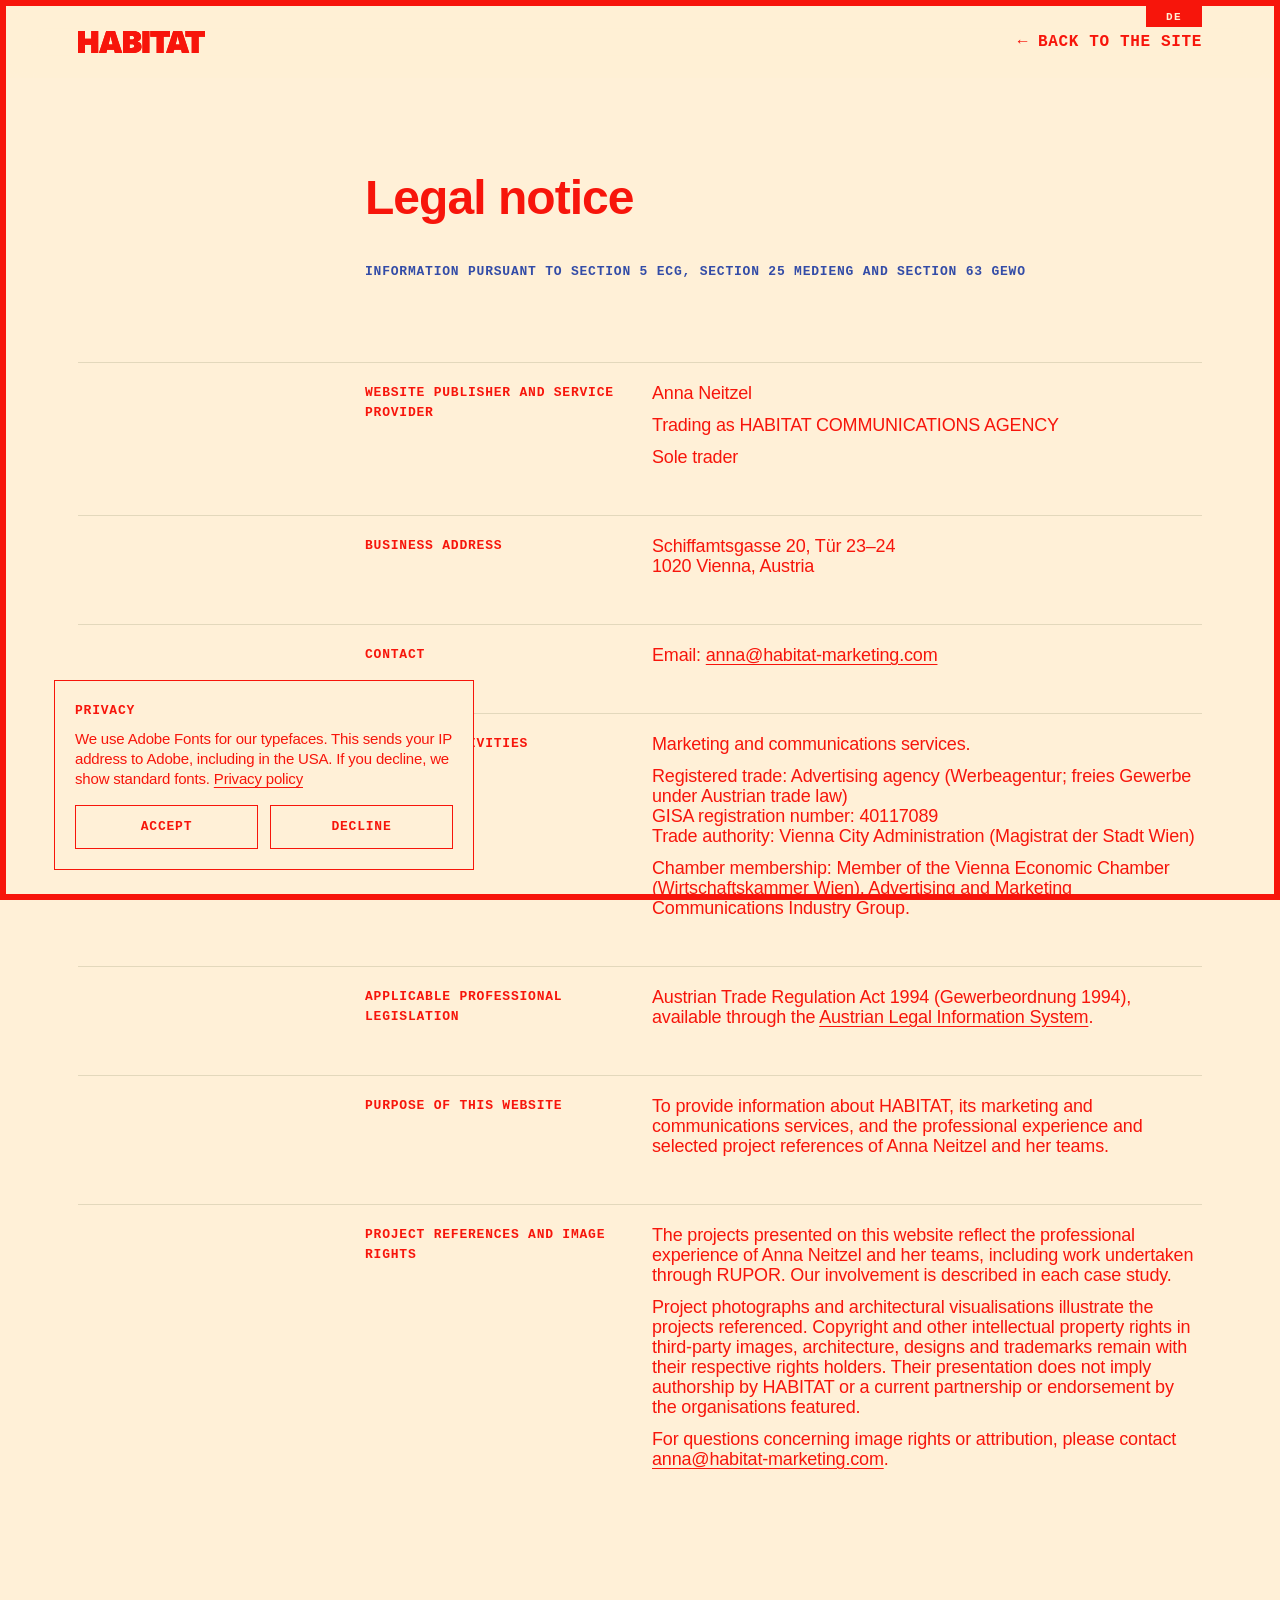
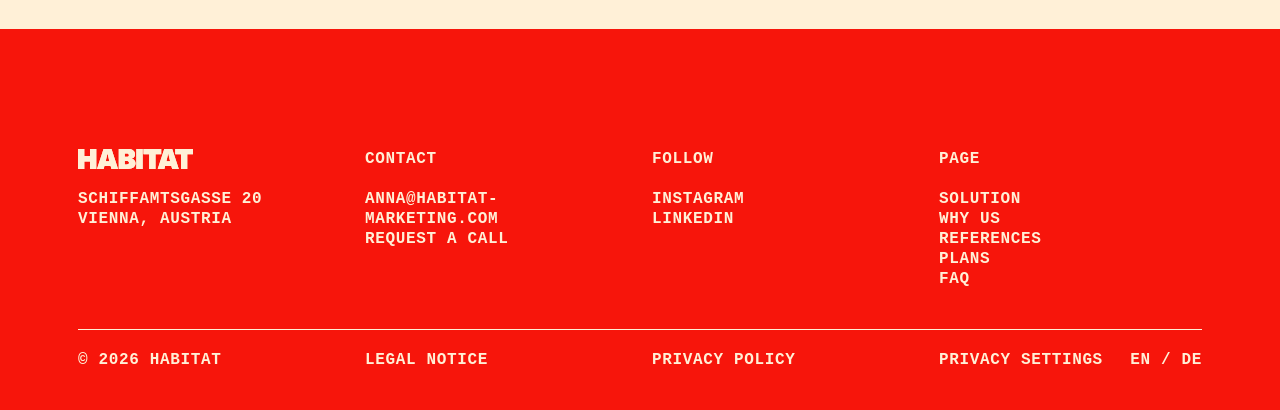
<file: legal-notice/index.html>
<!doctype html>
<html lang="en">
<head>
<meta charset="utf-8">
<title>HABITAT</title>
<meta name="robots" content="noindex">
<link rel="canonical" href="https://habitat-marketing.com/en/legal-notice/">
<meta http-equiv="refresh" content="0; url=../en/legal-notice/">
<script>location.replace("../en/legal-notice/" + location.hash);</script>
</head>
<body>
<p><a href="../en/legal-notice/">HABITAT</a></p>
</body>
</html>
</file>
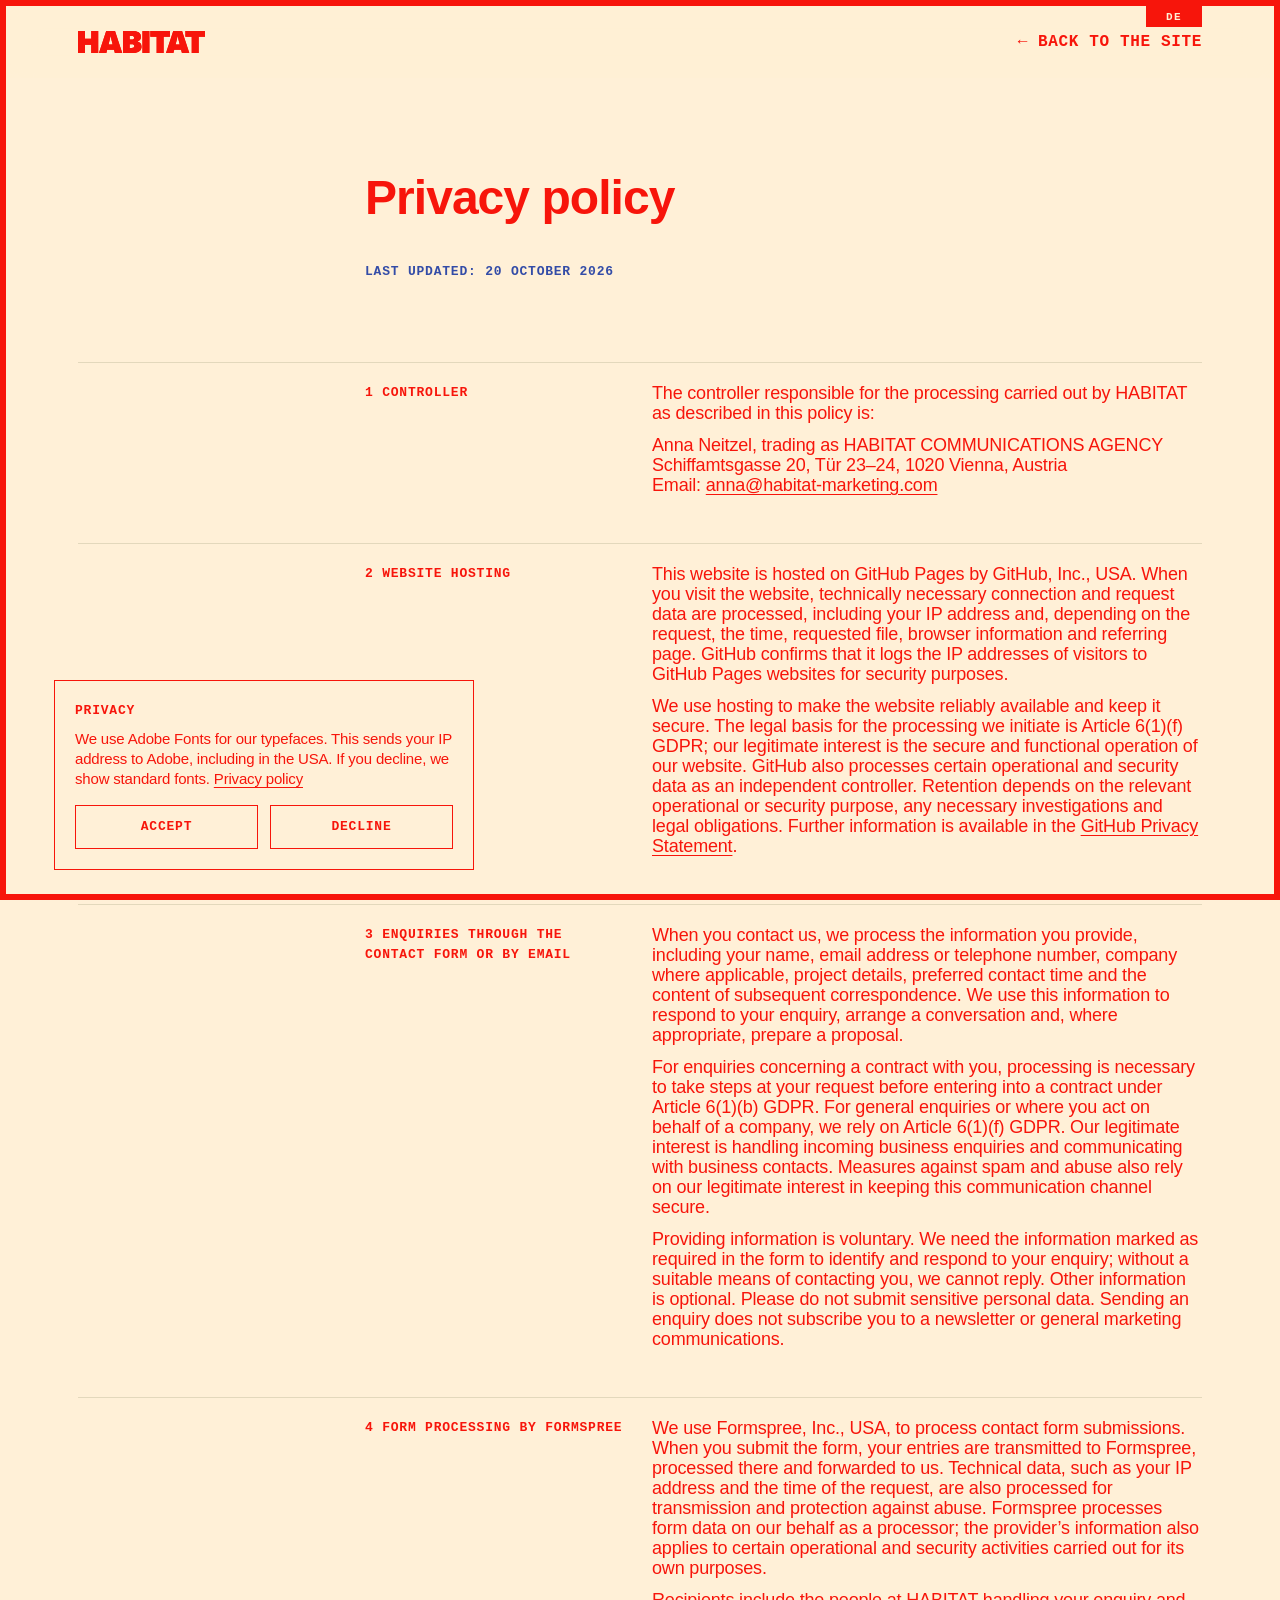
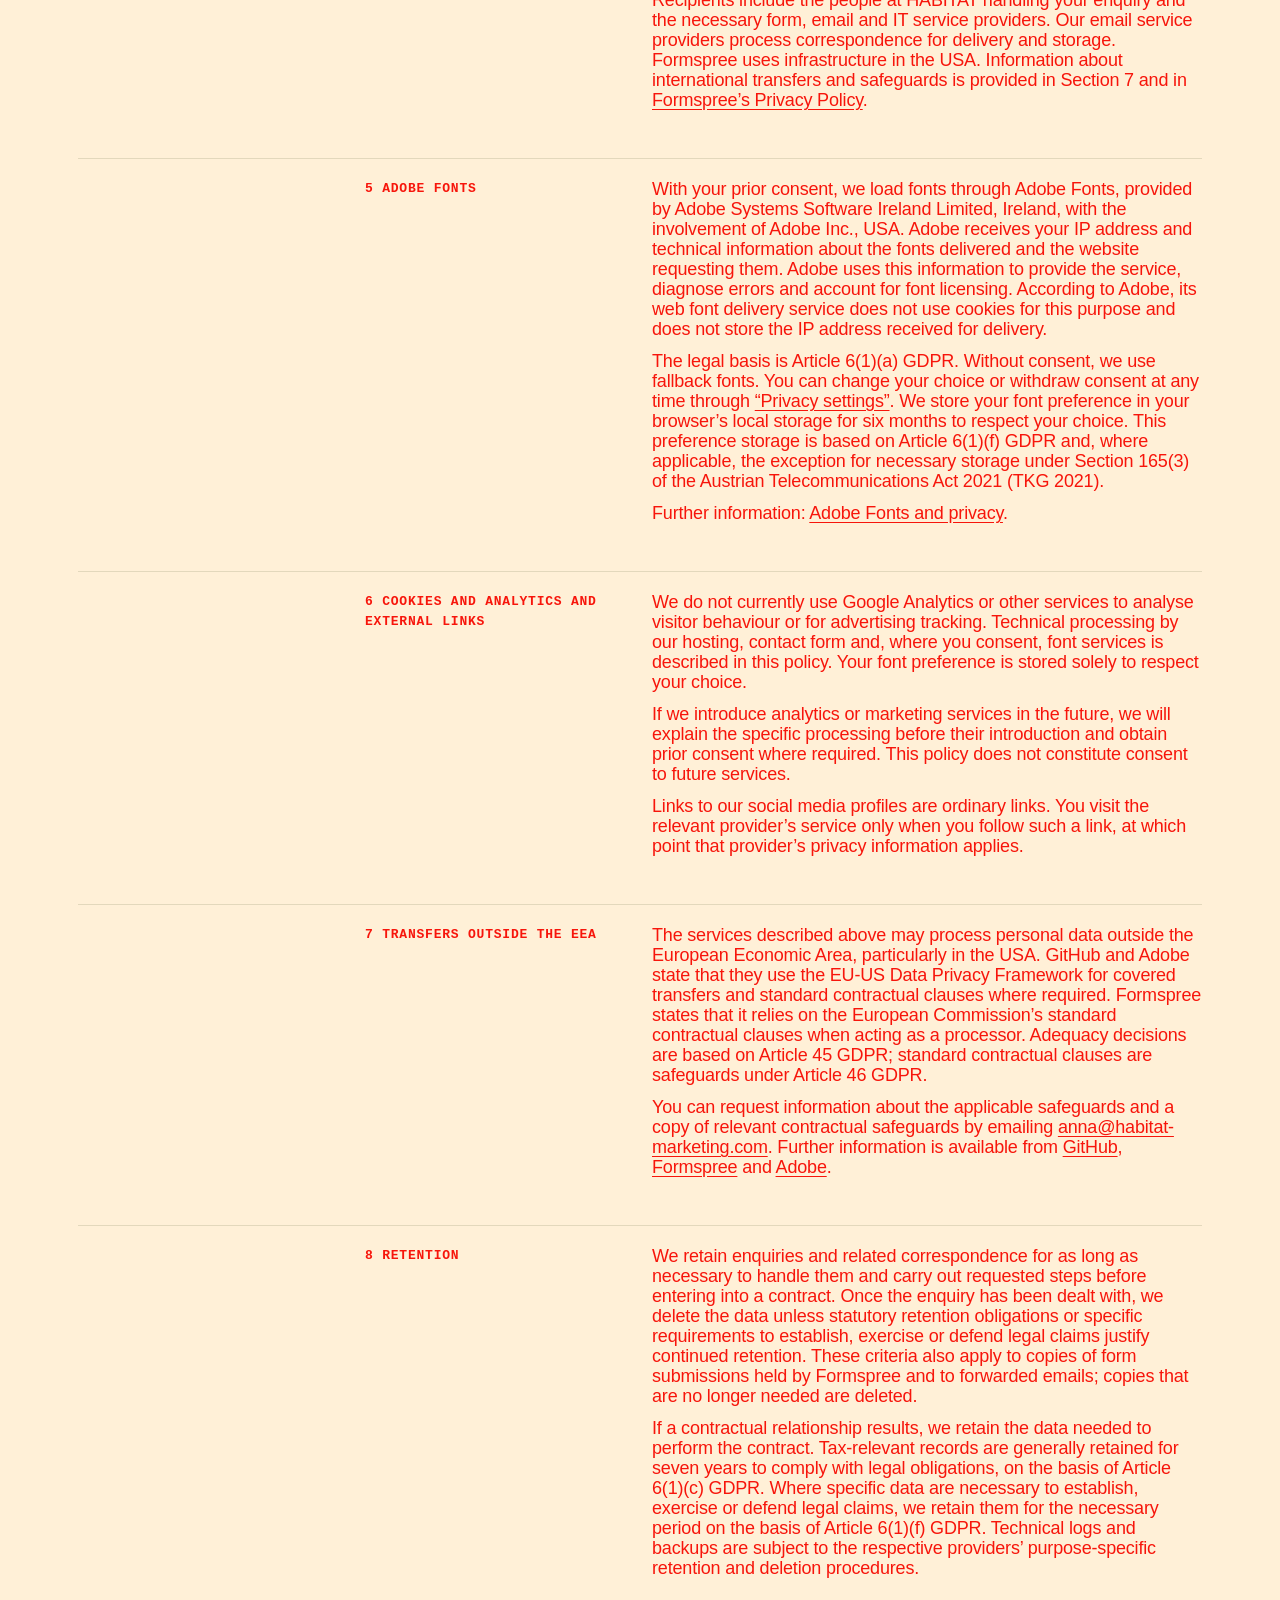
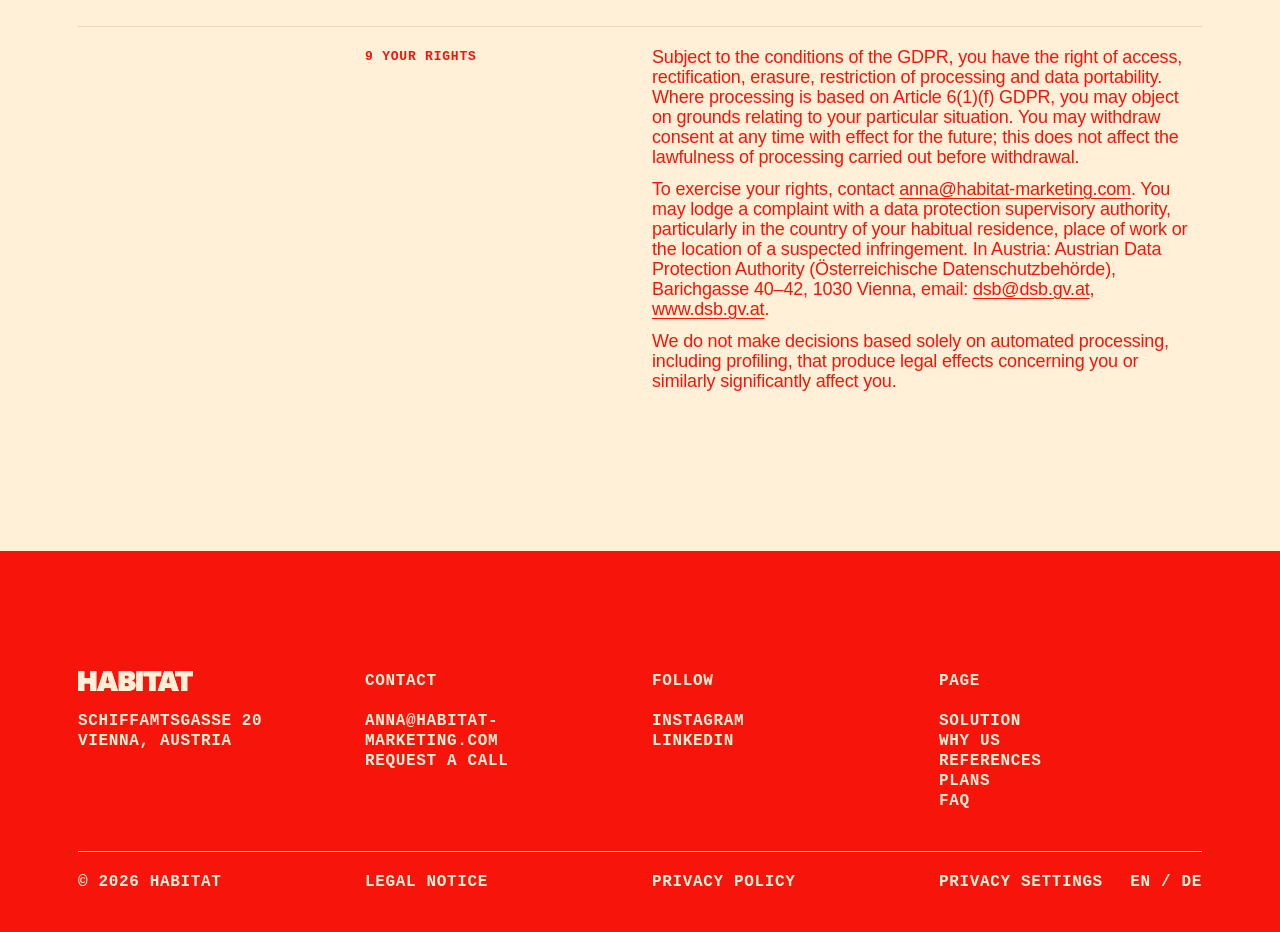
<file: privacy/index.html>
<!doctype html>
<html lang="en">
<head>
<meta charset="utf-8">
<title>HABITAT</title>
<meta name="robots" content="noindex">
<link rel="canonical" href="https://habitat-marketing.com/en/privacy/">
<meta http-equiv="refresh" content="0; url=../en/privacy/">
<script>location.replace("../en/privacy/" + location.hash);</script>
</head>
<body>
<p><a href="../en/privacy/">HABITAT</a></p>
</body>
</html>
</file>
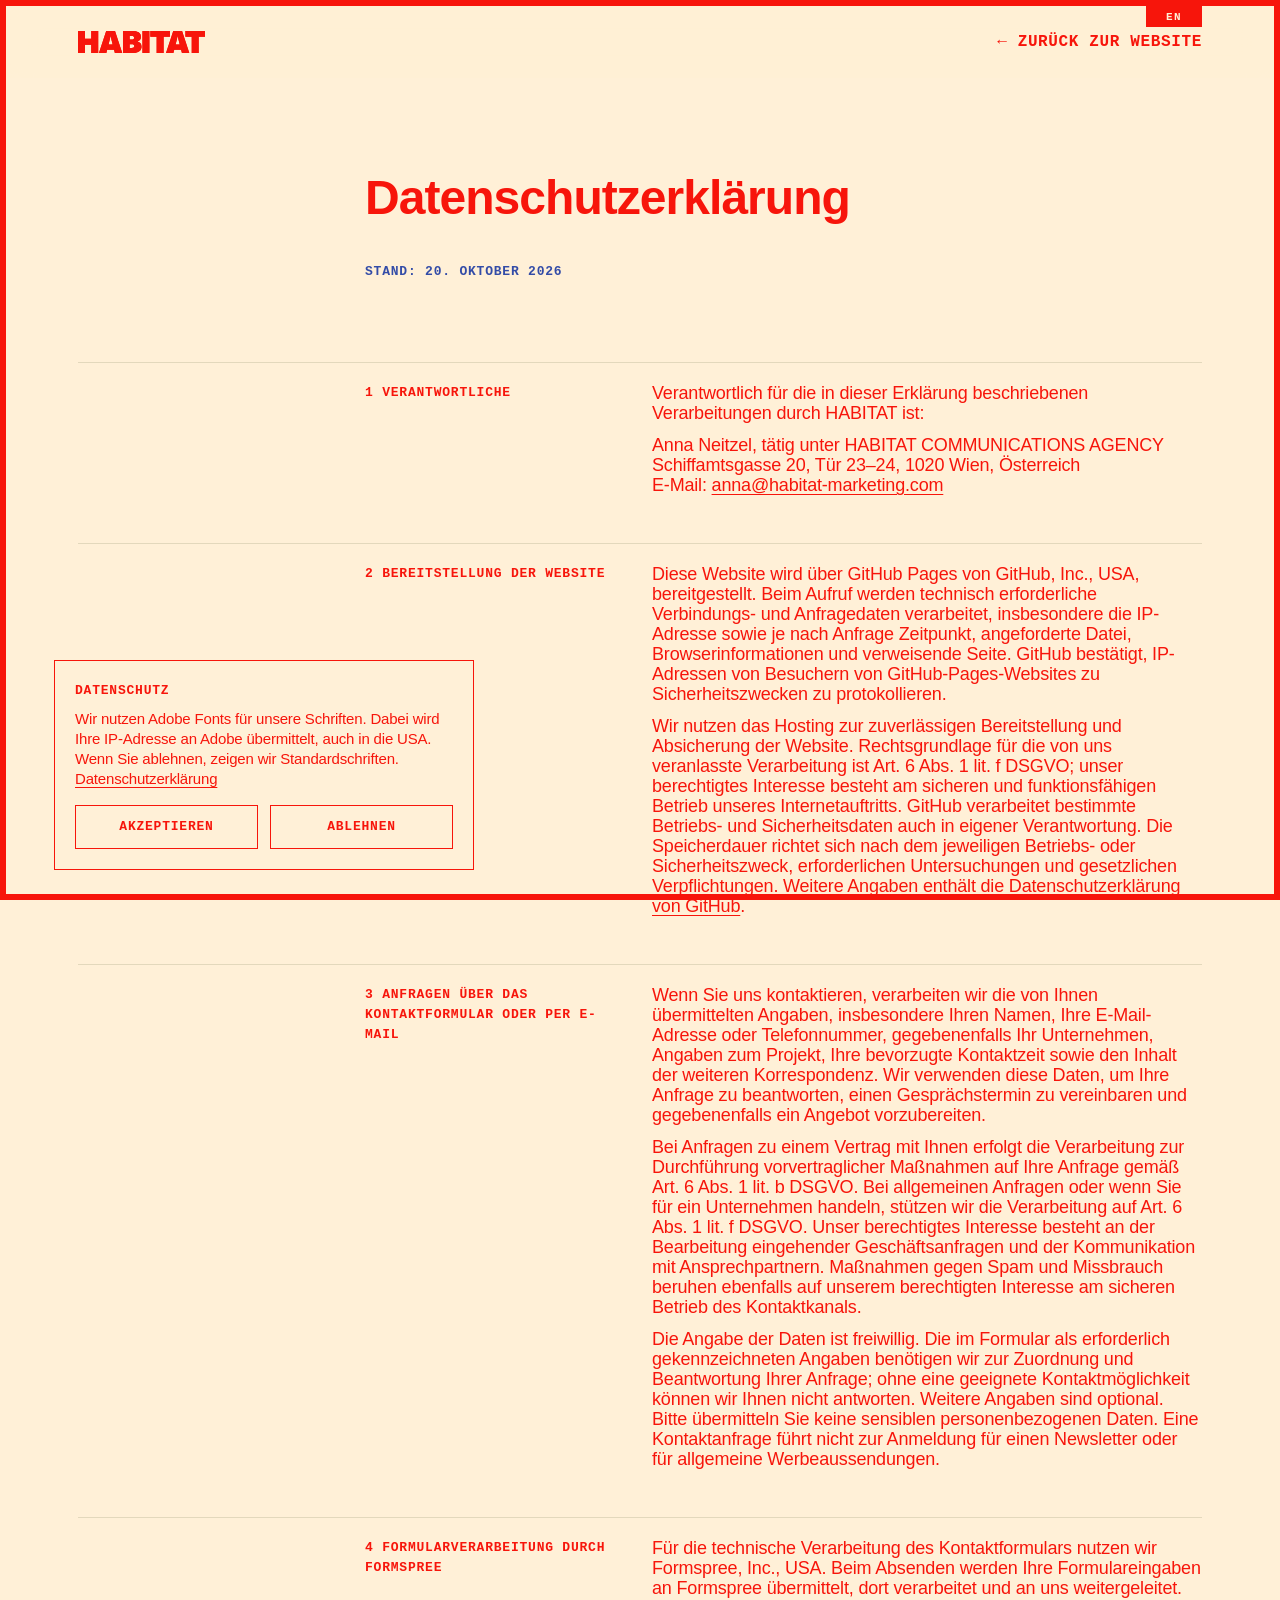
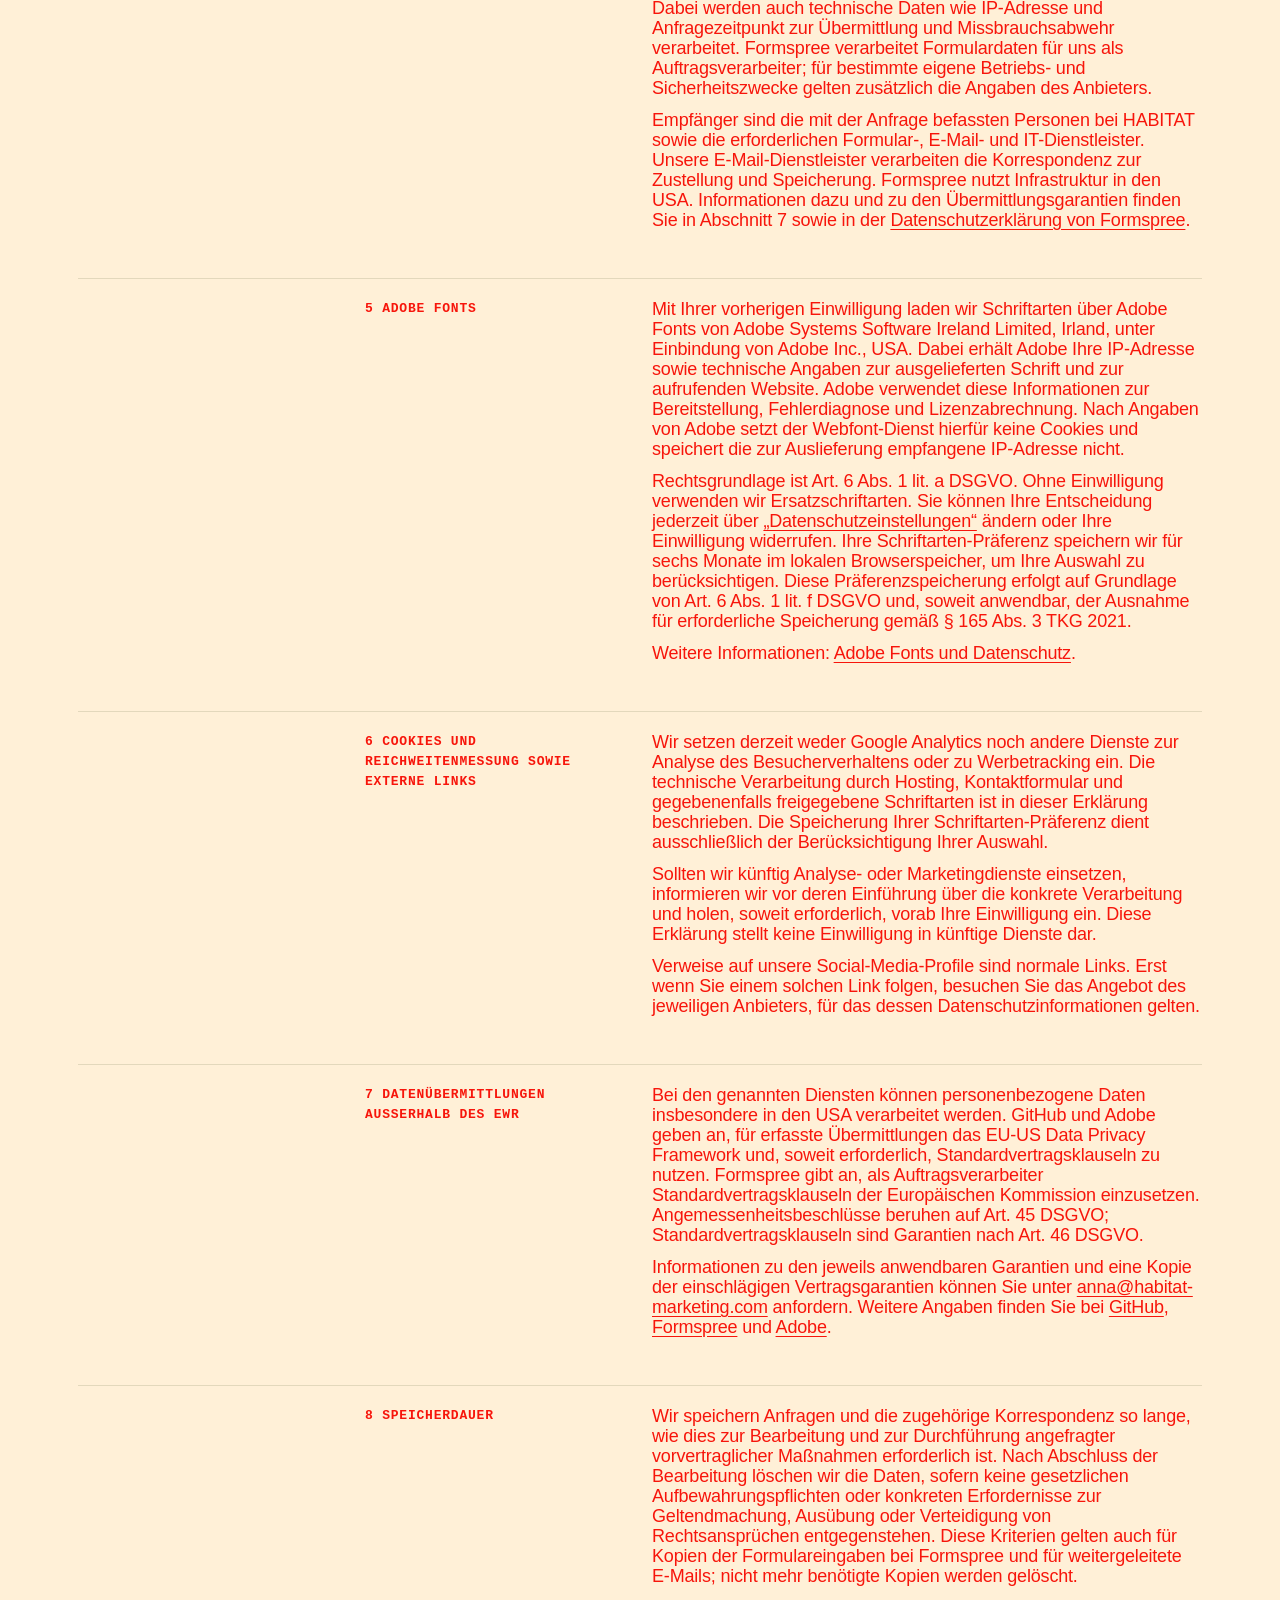
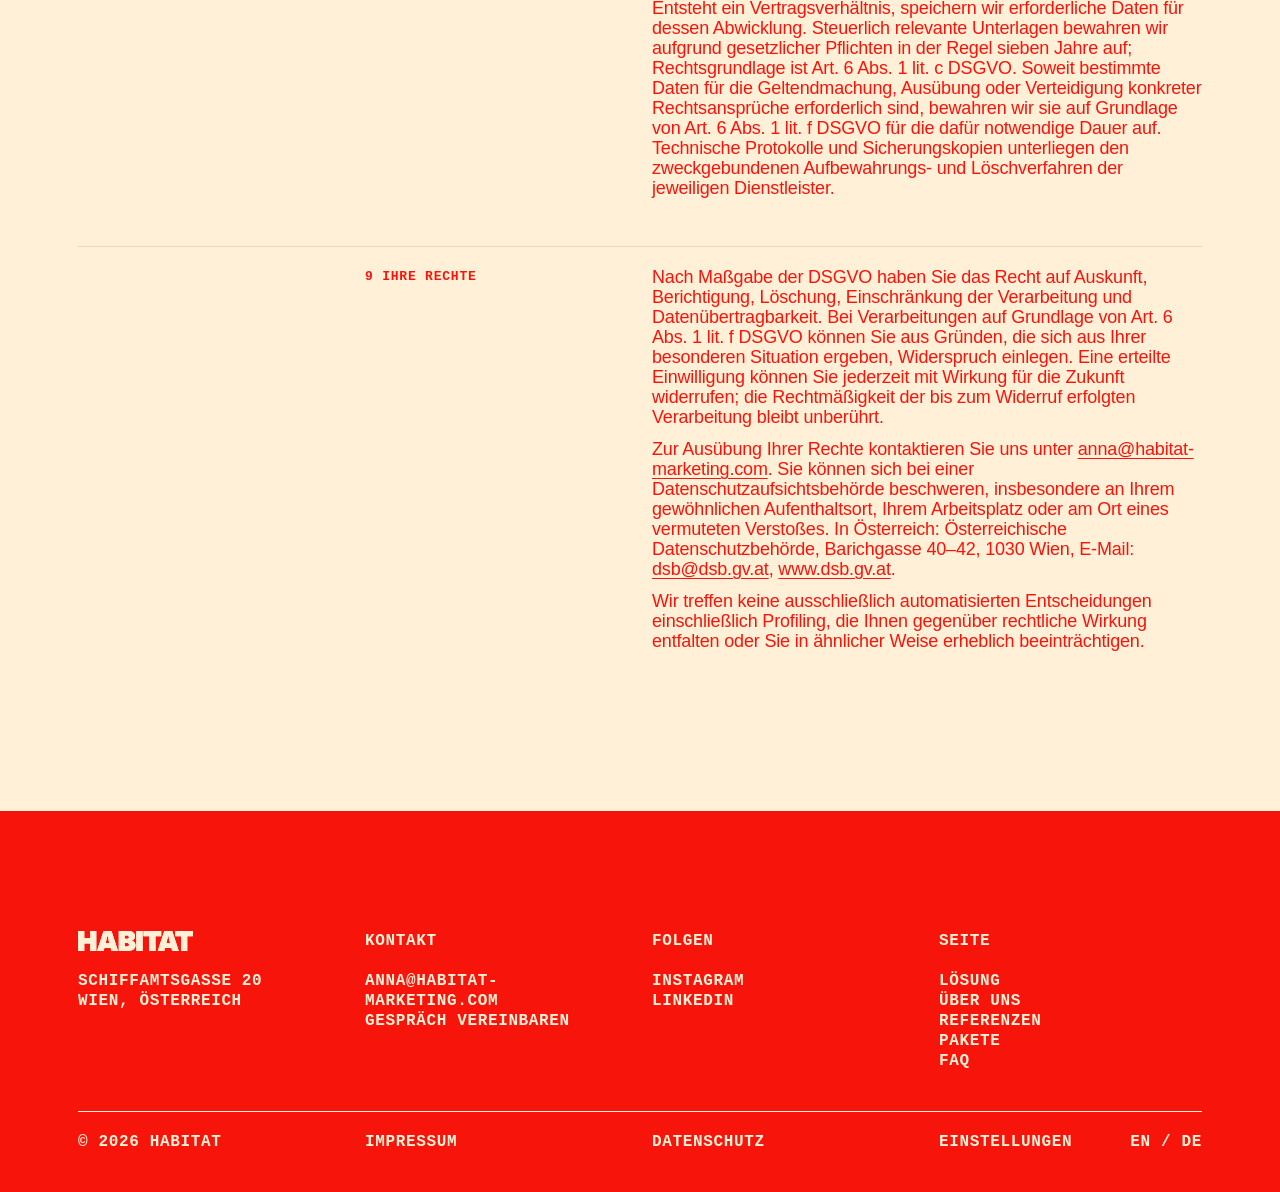
<file: de/datenschutz/index.html>
<!doctype html>
<html lang="de">
<head>
<meta charset="utf-8">
<title>HABITAT</title>
<meta name="robots" content="noindex">
<link rel="canonical" href="https://habitat-marketing.com/datenschutz/">
<meta http-equiv="refresh" content="0; url=../../datenschutz/">
<script>location.replace("../../datenschutz/" + location.hash);</script>
</head>
<body>
<p><a href="../../datenschutz/">HABITAT</a></p>
</body>
</html>
</file>
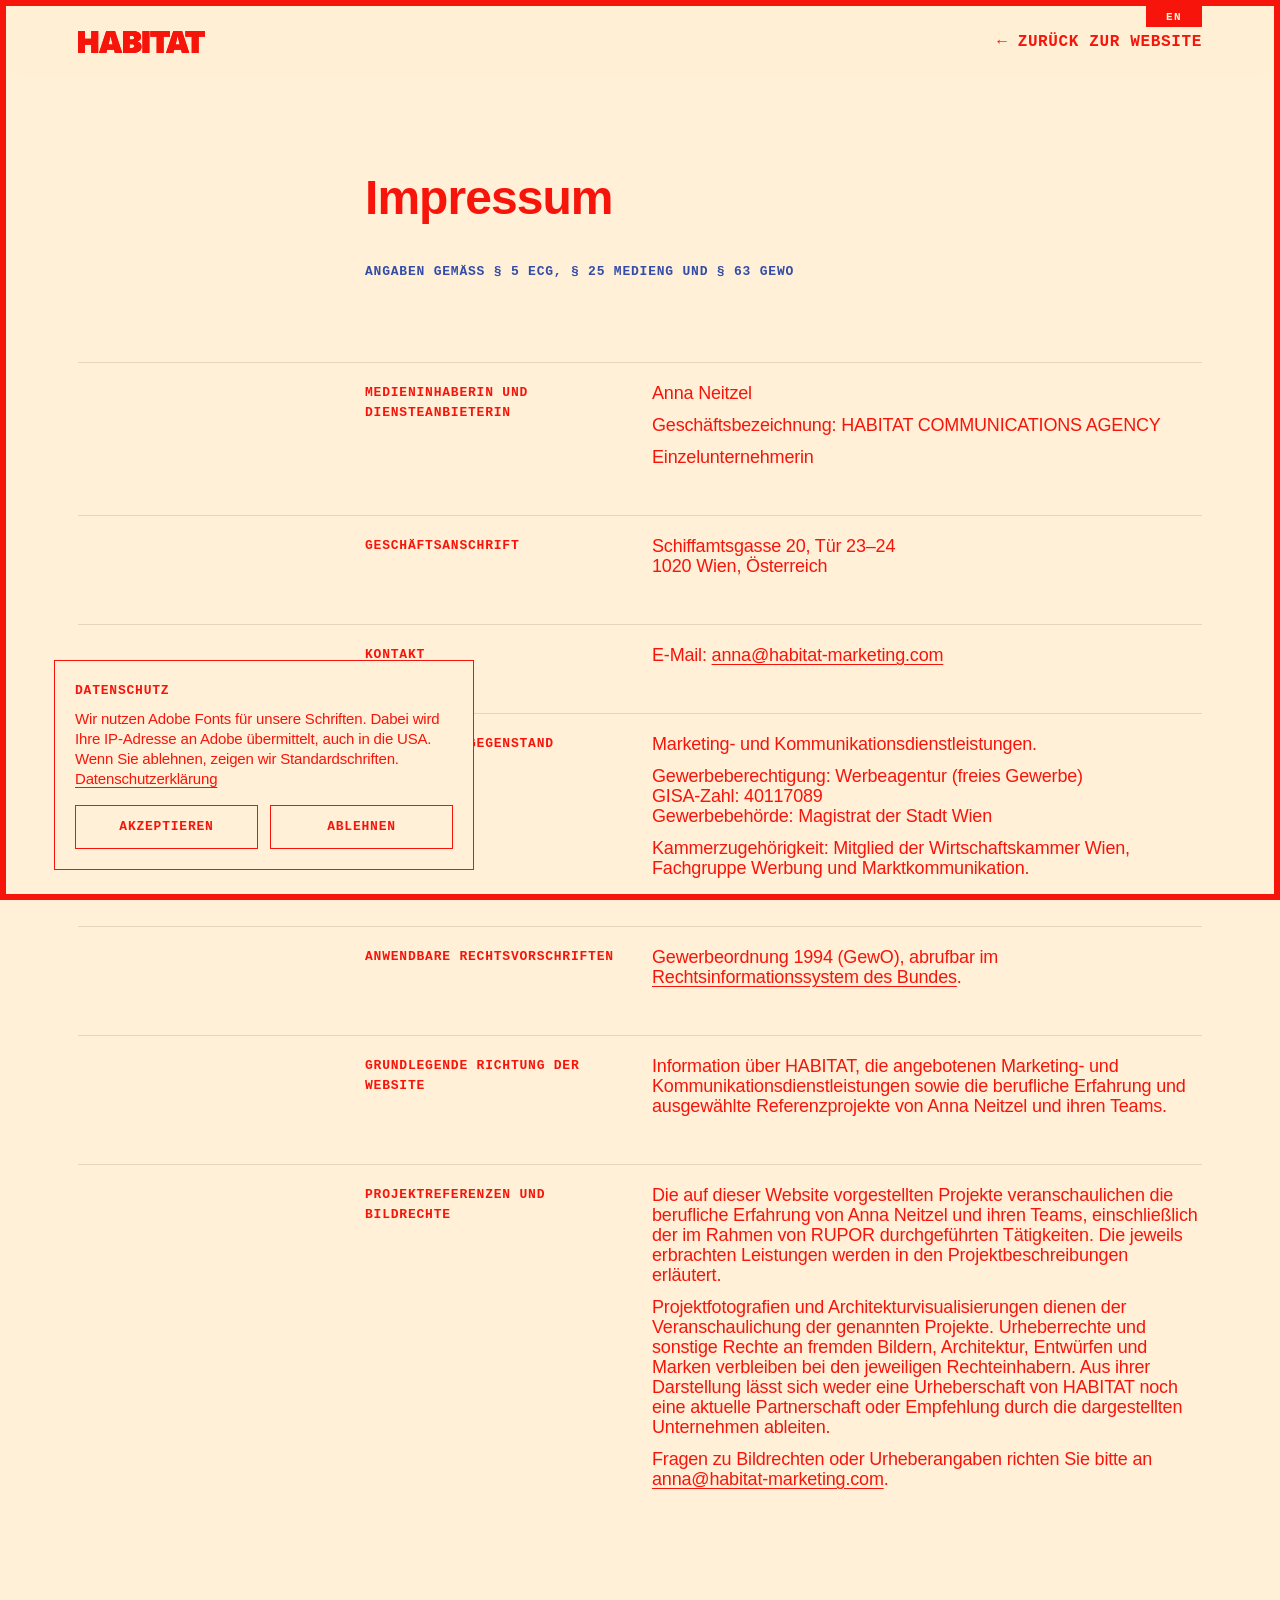
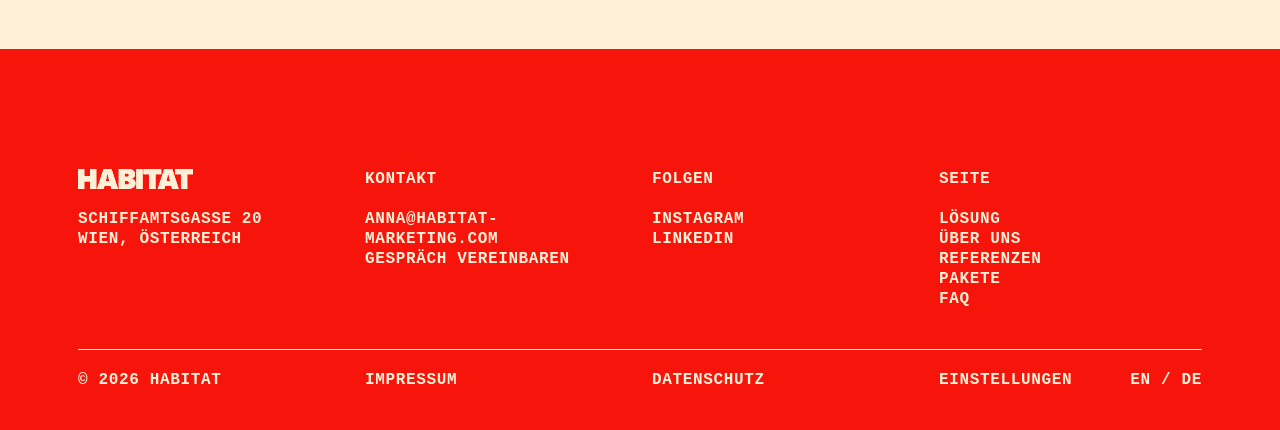
<file: de/impressum/index.html>
<!doctype html>
<html lang="de">
<head>
<meta charset="utf-8">
<title>HABITAT</title>
<meta name="robots" content="noindex">
<link rel="canonical" href="https://habitat-marketing.com/impressum/">
<meta http-equiv="refresh" content="0; url=../../impressum/">
<script>location.replace("../../impressum/" + location.hash);</script>
</head>
<body>
<p><a href="../../impressum/">HABITAT</a></p>
</body>
</html>
</file>
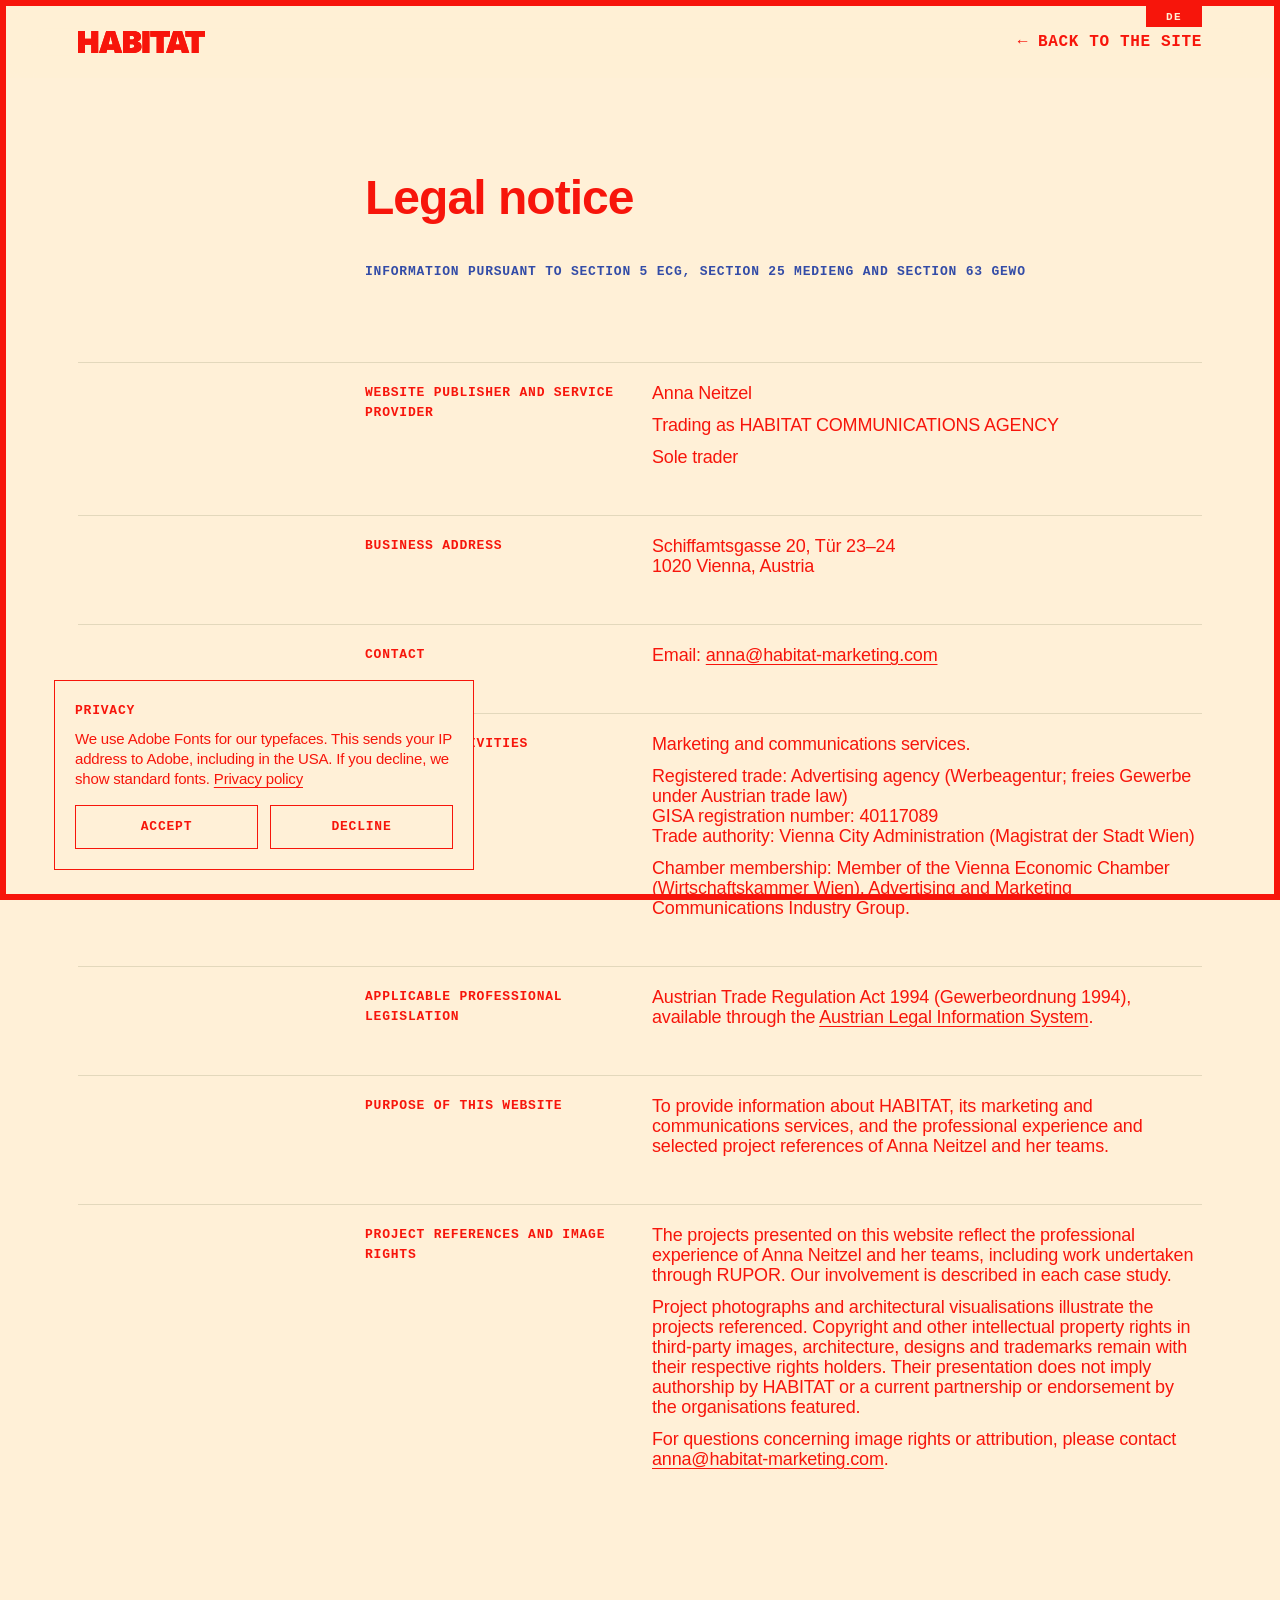
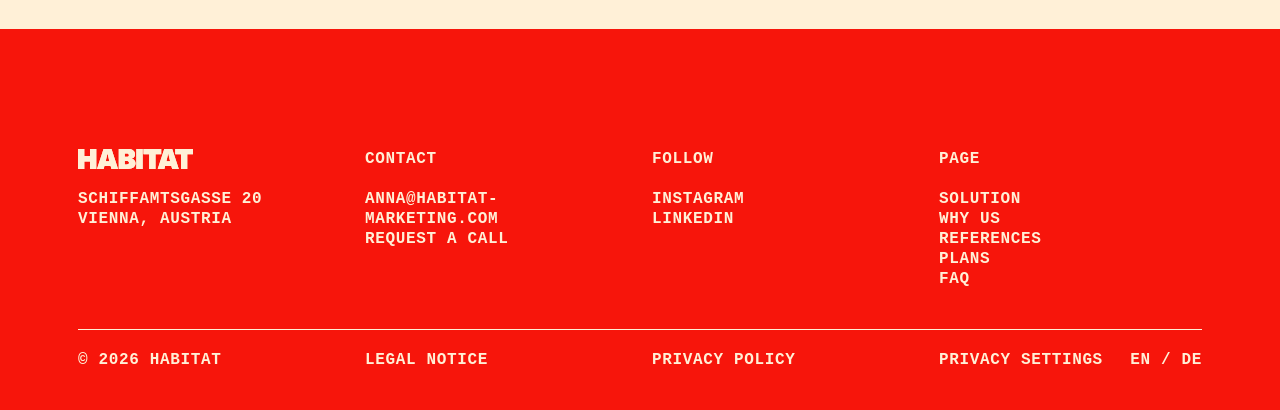
<file: en/legal-notice/index.html>
<!doctype html>
<html lang="en">
<head>
<meta charset="utf-8">
<meta name="viewport" content="width=device-width, initial-scale=1">
<title>Legal notice — HABITAT</title>
<meta name="description" content="Legal notice of HABITAT, Anna Neitzel, Schiffamtsgasse 20, 1020 Vienna.">
<link rel="canonical" href="https://habitat-marketing.com/en/legal-notice/">
<link rel="alternate" hreflang="en" href="https://habitat-marketing.com/en/legal-notice/">
<link rel="alternate" hreflang="de" href="https://habitat-marketing.com/impressum/">
<meta name="theme-color" content="#fff0d7">
<link rel="icon" href="../../assets/img/icons/favicon-32.png" sizes="32x32" type="image/png">
<link rel="icon" href="../../assets/img/icons/icon-192.png" sizes="192x192" type="image/png">
<link rel="icon" href="../../assets/img/icons/icon.svg" type="image/svg+xml">
<link rel="apple-touch-icon" href="../../assets/img/icons/apple-touch-icon.png">
<!-- Adobe Fonts load only after consent (see main.js, "Fonts consent"); otherwise system fonts are used -->
<script>(function(){try{var c=JSON.parse(localStorage.getItem("habitat-fonts")||"null");if(c&&c.v==="yes"&&Date.now()-c.t<15768000000){var l=document.createElement("link");l.rel="stylesheet";l.id="adobe-fonts";l.href="https://use.typekit.net/uzy3lzg.css";document.head.appendChild(l);}}catch(e){}})();</script>
<link rel="stylesheet" href="../../styles.css">
<script src="../../main.js" defer></script>
</head>
<body class="page-legal">

<a class="skip" href="#main">Skip to content</a>
<div class="frame" aria-hidden="true"></div>

<header class="top">
  <div class="wrap top__inner">
    <a class="top__home" href="../" aria-label="HABITAT, home">
      <img class="top__logo" src="../../assets/img/habitat-logo-red.svg" alt="HABITAT" width="127" height="22">
    </a>
    <a class="top__back nav" href="../">← Back to the site</a>
    <a class="top__lang top__lang--show" href="../../impressum/" lang="de" hreflang="de">DE</a>
  </div>
</header>

<main id="main" class="section legal">
  <div class="wrap">
    <div class="grid stack">
      <h1 class="display g-24">Legal notice</h1>
      <p class="label g-24 legal__sub">Information pursuant to Section 5 ECG, Section 25 MedienG and Section 63 GewO</p>
    </div>
    <section class="grid legal__block">
      <h2 class="label g-2">Website publisher and service provider</h2>
      <div class="g-34 legal__text">
        <p>Anna Neitzel</p>
        <p>Trading as HABITAT COMMUNICATIONS AGENCY</p>
        <p>Sole trader</p>
      </div>
    </section>
    <section class="grid legal__block">
      <h2 class="label g-2">Business address</h2>
      <div class="g-34 legal__text">
        <p>Schiffamtsgasse 20, Tür 23–24<br>1020 Vienna, Austria</p>
      </div>
    </section>
    <section class="grid legal__block">
      <h2 class="label g-2">Contact</h2>
      <div class="g-34 legal__text">
        <p>Email: <a href="mailto:anna@habitat-marketing.com">anna@habitat-marketing.com</a></p>
      </div>
    </section>
    <section class="grid legal__block">
      <h2 class="label g-2">Business activities</h2>
      <div class="g-34 legal__text">
        <p>Marketing and communications services.</p>
        <p>Registered trade: Advertising agency (Werbeagentur; freies Gewerbe under Austrian trade law)<br>GISA registration number: 40117089<br>Trade authority: Vienna City Administration (Magistrat der Stadt Wien)</p>
        <p>Chamber membership: Member of the Vienna Economic Chamber (Wirtschaftskammer Wien), Advertising and Marketing Communications Industry Group.</p>
      </div>
    </section>
    <section class="grid legal__block">
      <h2 class="label g-2">Applicable professional legislation</h2>
      <div class="g-34 legal__text">
        <p>Austrian Trade Regulation Act 1994 (Gewerbeordnung 1994), available through the <a href="https://www.ris.bka.gv.at">Austrian Legal Information System</a>.</p>
      </div>
    </section>
    <section class="grid legal__block">
      <h2 class="label g-2">Purpose of this website</h2>
      <div class="g-34 legal__text">
        <p>To provide information about HABITAT, its marketing and communications services, and the professional experience and selected project references of Anna Neitzel and her teams.</p>
      </div>
    </section>
    <section class="grid legal__block" id="image-rights">
      <h2 class="label g-2">Project references and image rights</h2>
      <div class="g-34 legal__text">
        <p>The projects presented on this website reflect the professional experience of Anna Neitzel and her teams, including work undertaken through RUPOR. Our involvement is described in each case study.</p>
        <p>Project photographs and architectural visualisations illustrate the projects referenced. Copyright and other intellectual property rights in third-party images, architecture, designs and trademarks remain with their respective rights holders. Their presentation does not imply authorship by HABITAT or a current partnership or endorsement by the organisations featured.</p>
        <p>For questions concerning image rights or attribution, please contact <a href="mailto:anna@habitat-marketing.com">anna@habitat-marketing.com</a>.</p>
      </div>
    </section>
  </div>
</main>

<footer class="footer ground-red" data-section="">
  <div class="wrap">
    
    <div class="grid footer__cols">
      <div class="footer__col footer__studio">
           <img class="footer__mark" src="../../assets/img/habitat-logo-cream.svg" alt="HABITAT" width="1284" height="222" loading="lazy">

        <p>Schiffamtsgasse 20</p>
        <p>Vienna, Austria</p>
      </div>
      <div class="footer__col footer__contact">
        <p class="footer__h">Contact</p>
        <a href="mailto:anna@habitat-marketing.com">anna@habitat-marketing.com</a>
        <!--<a href="#">Phone number]</a> -->
        <a href="../#request-call">Request a call</a>
      </div>
      <div class="footer__col footer__follow">
        <p class="footer__h">Follow</p>
        <a href="https://www.instagram.com/habitat_marketing/">Instagram</a>
        <a href="https://www.linkedin.com/company/habitat-marketing-communications">LinkedIn</a>
      </div>
      <nav class="footer__col footer__page" aria-label="Footer">
        <p class="footer__h">Page</p>
        <a href="../#approach">Solution</a>
        <a href="../#why-us">Why us</a>
        <a href="../#references">References</a>
        <a href="../#plans">Plans</a>
        <a href="../#faq">FAQ</a>
      </nav>
    </div>

    <div class="grid footer__legal">
      <p>© 2026 HABITAT</p>
      <a href="./">Legal notice</a>
      <a href="../privacy/" data-privacy-link>Privacy policy</a>
      <div class="footer__end"><button type="button" class="footer__btn" data-privacy-settings>Privacy settings</button><p class="footer__lang"><a href="./" aria-current="page">EN</a> / <a href="../../impressum/" lang="de" hreflang="de">DE</a></p></div>
    </div>
  </div>
</footer>

</body>
</html>
</file>
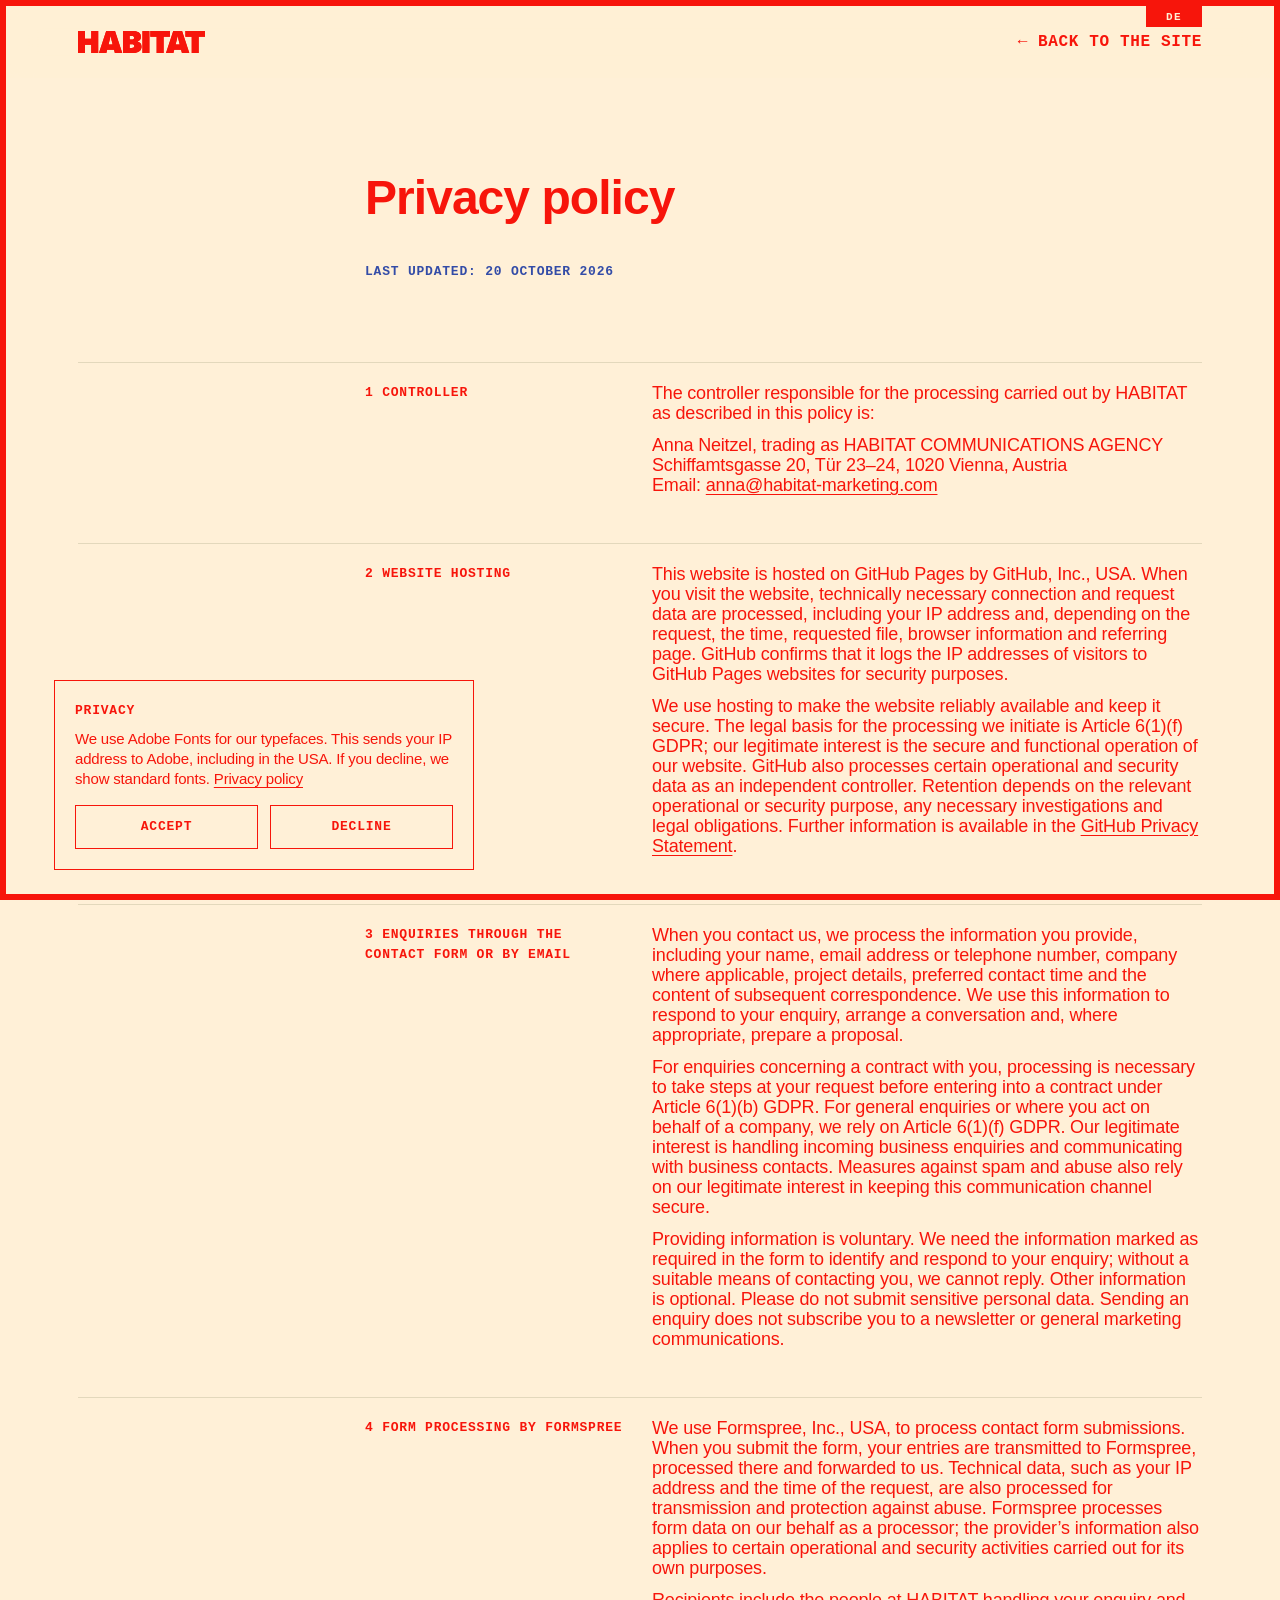
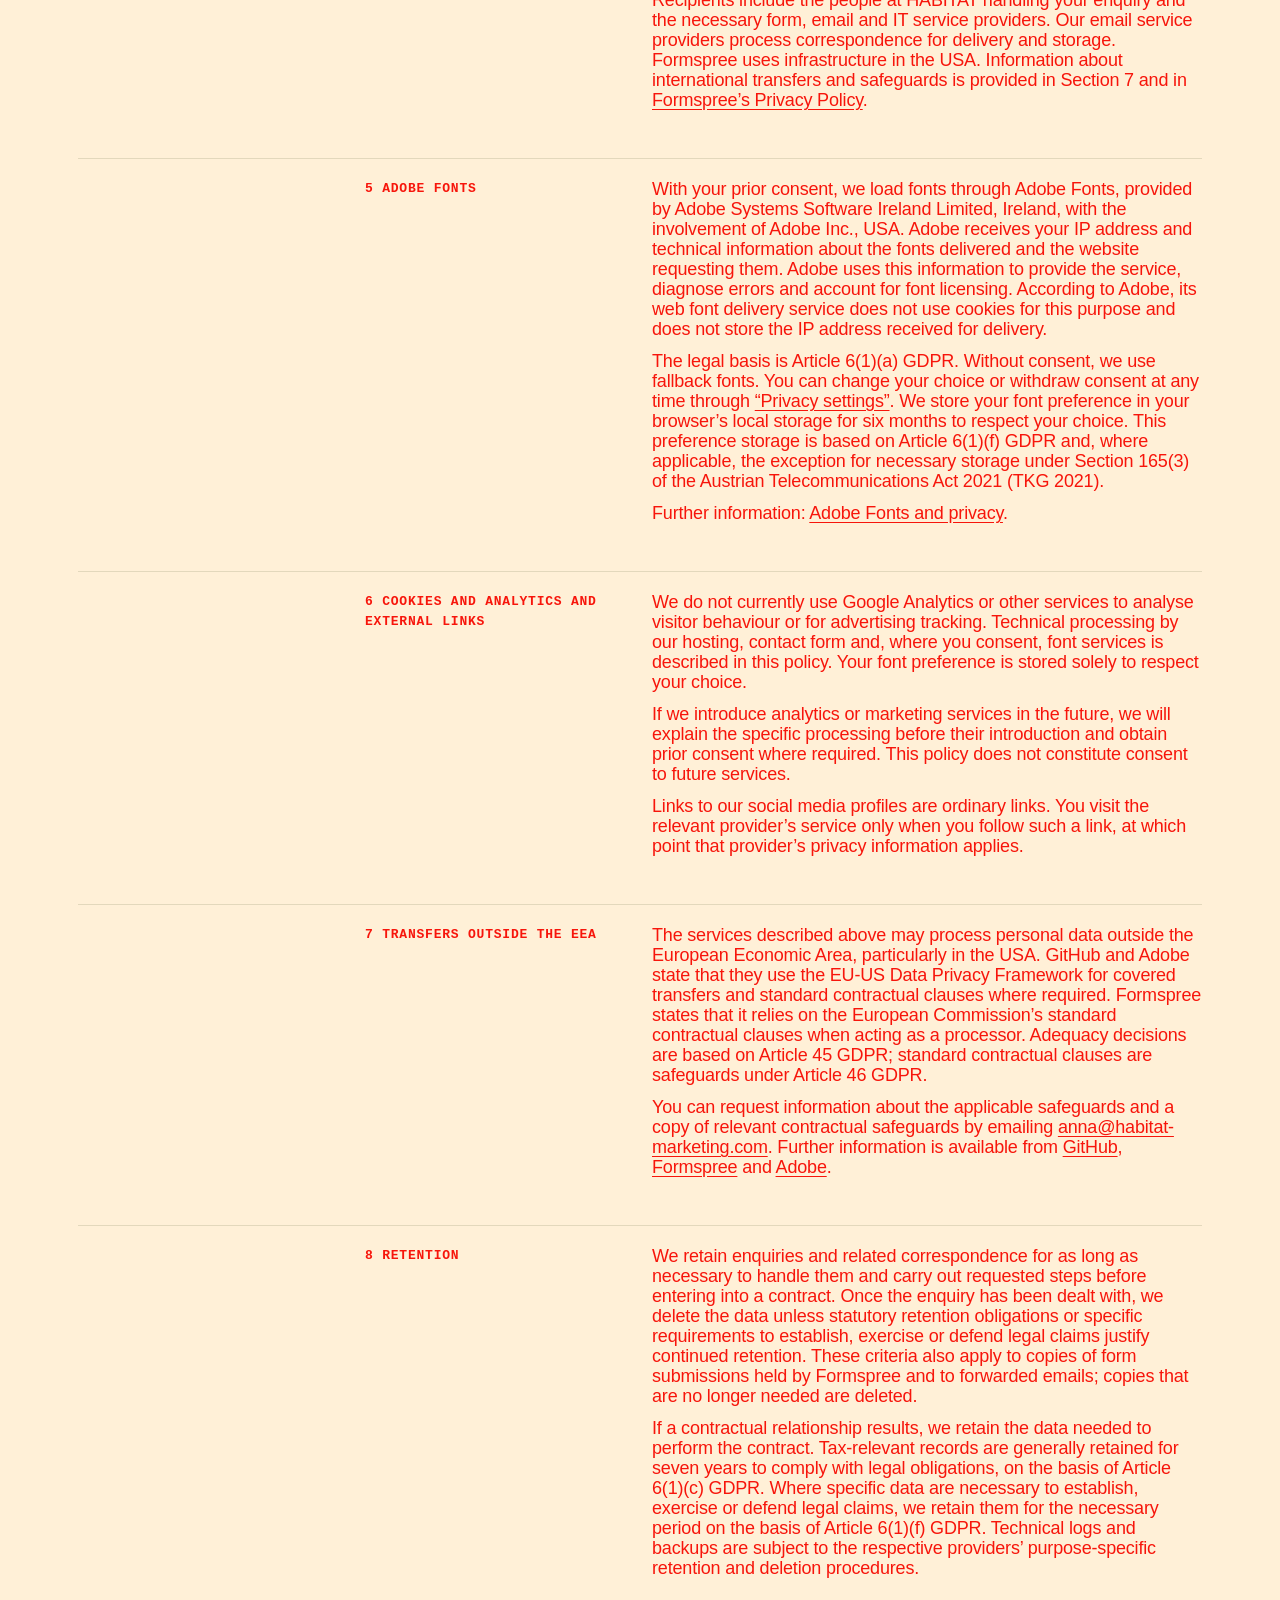
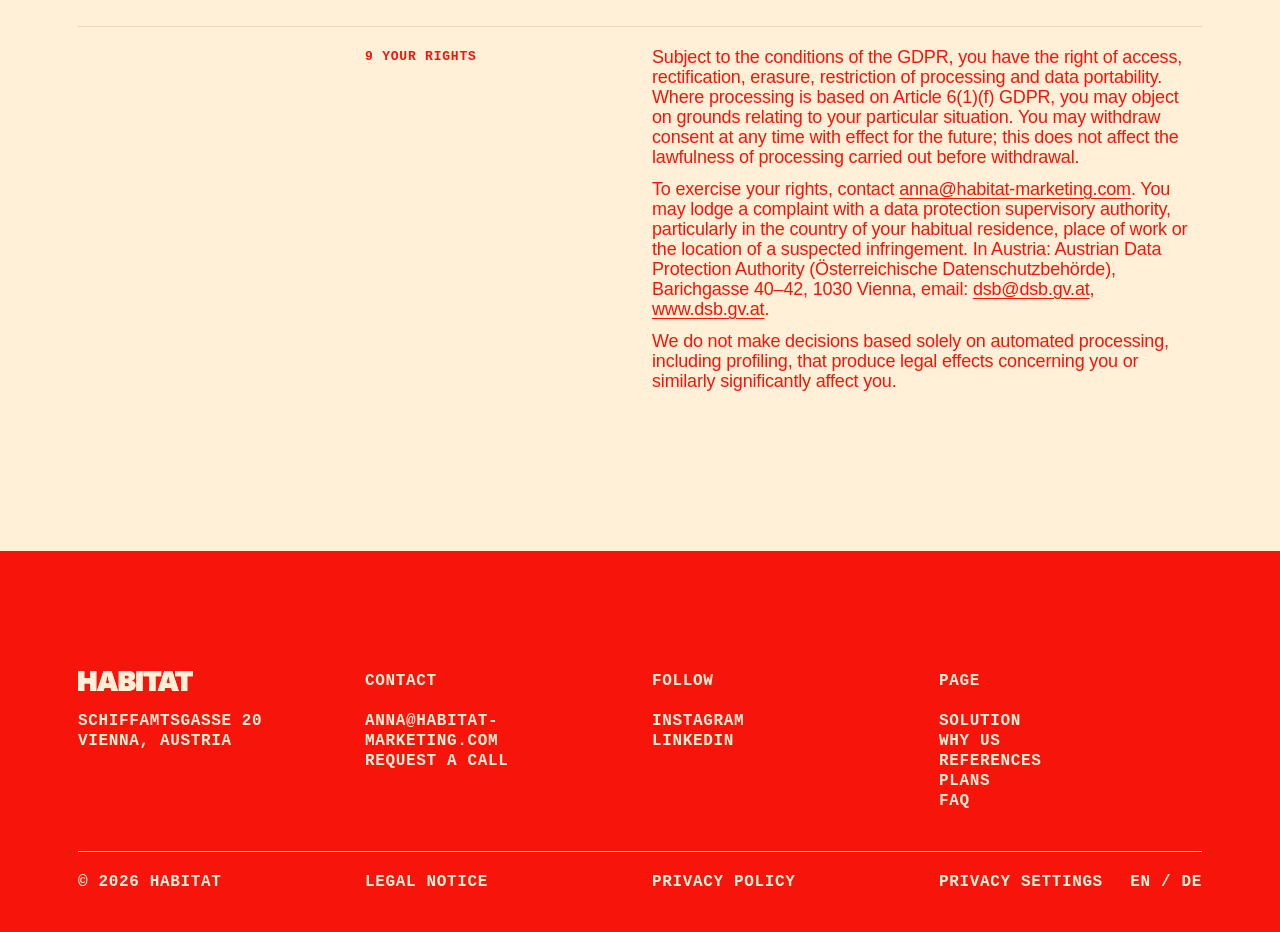
<file: en/privacy/index.html>
<!doctype html>
<html lang="en">
<head>
<meta charset="utf-8">
<meta name="viewport" content="width=device-width, initial-scale=1">
<title>Privacy policy — HABITAT</title>
<meta name="description" content="How HABITAT processes personal data on this website: hosting, contact form, Adobe Fonts and your rights.">
<link rel="canonical" href="https://habitat-marketing.com/en/privacy/">
<link rel="alternate" hreflang="en" href="https://habitat-marketing.com/en/privacy/">
<link rel="alternate" hreflang="de" href="https://habitat-marketing.com/datenschutz/">
<meta name="theme-color" content="#fff0d7">
<link rel="icon" href="../../assets/img/icons/favicon-32.png" sizes="32x32" type="image/png">
<link rel="icon" href="../../assets/img/icons/icon-192.png" sizes="192x192" type="image/png">
<link rel="icon" href="../../assets/img/icons/icon.svg" type="image/svg+xml">
<link rel="apple-touch-icon" href="../../assets/img/icons/apple-touch-icon.png">
<!-- Adobe Fonts load only after consent (see main.js, "Fonts consent"); otherwise system fonts are used -->
<script>(function(){try{var c=JSON.parse(localStorage.getItem("habitat-fonts")||"null");if(c&&c.v==="yes"&&Date.now()-c.t<15768000000){var l=document.createElement("link");l.rel="stylesheet";l.id="adobe-fonts";l.href="https://use.typekit.net/uzy3lzg.css";document.head.appendChild(l);}}catch(e){}})();</script>
<link rel="stylesheet" href="../../styles.css">
<script src="../../main.js" defer></script>
</head>
<body class="page-legal">

<a class="skip" href="#main">Skip to content</a>
<div class="frame" aria-hidden="true"></div>

<header class="top">
  <div class="wrap top__inner">
    <a class="top__home" href="../" aria-label="HABITAT, home">
      <img class="top__logo" src="../../assets/img/habitat-logo-red.svg" alt="HABITAT" width="127" height="22">
    </a>
    <a class="top__back nav" href="../">← Back to the site</a>
    <a class="top__lang top__lang--show" href="../../datenschutz/" lang="de" hreflang="de">DE</a>
  </div>
</header>

<main id="main" class="section legal">
  <div class="wrap">
    <div class="grid stack">
      <h1 class="display g-24">Privacy policy</h1>
      <p class="label g-24 legal__sub">Last updated: 20 October 2026</p>
    </div>
    <section class="grid legal__block">
      <h2 class="label g-2">1 Controller</h2>
      <div class="g-34 legal__text">
        <p>The controller responsible for the processing carried out by HABITAT as described in this policy is:</p>
        <p>Anna Neitzel, trading as HABITAT COMMUNICATIONS AGENCY<br>Schiffamtsgasse 20, Tür 23–24, 1020 Vienna, Austria<br>Email: <a href="mailto:anna@habitat-marketing.com">anna@habitat-marketing.com</a></p>
      </div>
    </section>
    <section class="grid legal__block">
      <h2 class="label g-2">2 Website hosting</h2>
      <div class="g-34 legal__text">
        <p>This website is hosted on GitHub Pages by GitHub, Inc., USA. When you visit the website, technically necessary connection and request data are processed, including your IP address and, depending on the request, the time, requested file, browser information and referring page. GitHub confirms that it logs the IP addresses of visitors to GitHub Pages websites for security purposes.</p>
        <p>We use hosting to make the website reliably available and keep it secure. The legal basis for the processing we initiate is Article 6(1)(f) GDPR; our legitimate interest is the secure and functional operation of our website. GitHub also processes certain operational and security data as an independent controller. Retention depends on the relevant operational or security purpose, any necessary investigations and legal obligations. Further information is available in the <a href="https://docs.github.com/en/site-policy/privacy-policies/github-general-privacy-statement">GitHub Privacy Statement</a>.</p>
      </div>
    </section>
    <section class="grid legal__block">
      <h2 class="label g-2">3 Enquiries through the contact form or by email</h2>
      <div class="g-34 legal__text">
        <p>When you contact us, we process the information you provide, including your name, email address or telephone number, company where applicable, project details, preferred contact time and the content of subsequent correspondence. We use this information to respond to your enquiry, arrange a conversation and, where appropriate, prepare a proposal.</p>
        <p>For enquiries concerning a contract with you, processing is necessary to take steps at your request before entering into a contract under Article 6(1)(b) GDPR. For general enquiries or where you act on behalf of a company, we rely on Article 6(1)(f) GDPR. Our legitimate interest is handling incoming business enquiries and communicating with business contacts. Measures against spam and abuse also rely on our legitimate interest in keeping this communication channel secure.</p>
        <p>Providing information is voluntary. We need the information marked as required in the form to identify and respond to your enquiry; without a suitable means of contacting you, we cannot reply. Other information is optional. Please do not submit sensitive personal data. Sending an enquiry does not subscribe you to a newsletter or general marketing communications.</p>
      </div>
    </section>
    <section class="grid legal__block">
      <h2 class="label g-2">4 Form processing by Formspree</h2>
      <div class="g-34 legal__text">
        <p>We use Formspree, Inc., USA, to process contact form submissions. When you submit the form, your entries are transmitted to Formspree, processed there and forwarded to us. Technical data, such as your IP address and the time of the request, are also processed for transmission and protection against abuse. Formspree processes form data on our behalf as a processor; the provider’s information also applies to certain operational and security activities carried out for its own purposes.</p>
        <p>Recipients include the people at HABITAT handling your enquiry and the necessary form, email and IT service providers. Our email service providers process correspondence for delivery and storage. Formspree uses infrastructure in the USA. Information about international transfers and safeguards is provided in Section 7 and in <a href="https://formspree.io/legal/privacy-policy/">Formspree’s Privacy Policy</a>.</p>
      </div>
    </section>
    <section class="grid legal__block">
      <h2 class="label g-2">5 Adobe Fonts</h2>
      <div class="g-34 legal__text">
        <p>With your prior consent, we load fonts through Adobe Fonts, provided by Adobe Systems Software Ireland Limited, Ireland, with the involvement of Adobe Inc., USA. Adobe receives your IP address and technical information about the fonts delivered and the website requesting them. Adobe uses this information to provide the service, diagnose errors and account for font licensing. According to Adobe, its web font delivery service does not use cookies for this purpose and does not store the IP address received for delivery.</p>
        <p>The legal basis is Article 6(1)(a) GDPR. Without consent, we use fallback fonts. You can change your choice or withdraw consent at any time through <button type="button" class="legal__btn" data-privacy-settings>“Privacy settings”</button>. We store your font preference in your browser’s local storage for six months to respect your choice. This preference storage is based on Article 6(1)(f) GDPR and, where applicable, the exception for necessary storage under Section 165(3) of the Austrian Telecommunications Act 2021 (TKG 2021).</p>
        <p>Further information: <a href="https://www.adobe.com/privacy/policies/adobe-fonts.html">Adobe Fonts and privacy</a>.</p>
      </div>
    </section>
    <section class="grid legal__block">
      <h2 class="label g-2">6 Cookies and analytics and external links</h2>
      <div class="g-34 legal__text">
        <p>We do not currently use Google Analytics or other services to analyse visitor behaviour or for advertising tracking. Technical processing by our hosting, contact form and, where you consent, font services is described in this policy. Your font preference is stored solely to respect your choice.</p>
        <p>If we introduce analytics or marketing services in the future, we will explain the specific processing before their introduction and obtain prior consent where required. This policy does not constitute consent to future services.</p>
        <p>Links to our social media profiles are ordinary links. You visit the relevant provider’s service only when you follow such a link, at which point that provider’s privacy information applies.</p>
      </div>
    </section>
    <section class="grid legal__block">
      <h2 class="label g-2">7 Transfers outside the EEA</h2>
      <div class="g-34 legal__text">
        <p>The services described above may process personal data outside the European Economic Area, particularly in the USA. GitHub and Adobe state that they use the EU-US Data Privacy Framework for covered transfers and standard contractual clauses where required. Formspree states that it relies on the European Commission’s standard contractual clauses when acting as a processor. Adequacy decisions are based on Article 45 GDPR; standard contractual clauses are safeguards under Article 46 GDPR.</p>
        <p>You can request information about the applicable safeguards and a copy of relevant contractual safeguards by emailing <a href="mailto:anna@habitat-marketing.com">anna@habitat-marketing.com</a>. Further information is available from <a href="https://docs.github.com/en/site-policy/privacy-policies/github-general-privacy-statement">GitHub</a>, <a href="https://formspree.io/legal/privacy-policy/">Formspree</a> and <a href="https://www.adobe.com/privacy/policies/adobe-fonts.html">Adobe</a>.</p>
      </div>
    </section>
    <section class="grid legal__block">
      <h2 class="label g-2">8 Retention</h2>
      <div class="g-34 legal__text">
        <p>We retain enquiries and related correspondence for as long as necessary to handle them and carry out requested steps before entering into a contract. Once the enquiry has been dealt with, we delete the data unless statutory retention obligations or specific requirements to establish, exercise or defend legal claims justify continued retention. These criteria also apply to copies of form submissions held by Formspree and to forwarded emails; copies that are no longer needed are deleted.</p>
        <p>If a contractual relationship results, we retain the data needed to perform the contract. Tax-relevant records are generally retained for seven years to comply with legal obligations, on the basis of Article 6(1)(c) GDPR. Where specific data are necessary to establish, exercise or defend legal claims, we retain them for the necessary period on the basis of Article 6(1)(f) GDPR. Technical logs and backups are subject to the respective providers’ purpose-specific retention and deletion procedures.</p>
      </div>
    </section>
    <section class="grid legal__block">
      <h2 class="label g-2">9 Your rights</h2>
      <div class="g-34 legal__text">
        <p>Subject to the conditions of the GDPR, you have the right of access, rectification, erasure, restriction of processing and data portability. Where processing is based on Article 6(1)(f) GDPR, you may object on grounds relating to your particular situation. You may withdraw consent at any time with effect for the future; this does not affect the lawfulness of processing carried out before withdrawal.</p>
        <p>To exercise your rights, contact <a href="mailto:anna@habitat-marketing.com">anna@habitat-marketing.com</a>. You may lodge a complaint with a data protection supervisory authority, particularly in the country of your habitual residence, place of work or the location of a suspected infringement. In Austria: Austrian Data Protection Authority (Österreichische Datenschutzbehörde), Barichgasse 40–42, 1030 Vienna, email: <a href="mailto:dsb@dsb.gv.at">dsb@dsb.gv.at</a>, <a href="https://www.dsb.gv.at">www.dsb.gv.at</a>.</p>
        <p>We do not make decisions based solely on automated processing, including profiling, that produce legal effects concerning you or similarly significantly affect you.</p>
      </div>
    </section>
  </div>
</main>

<footer class="footer ground-red" data-section="">
  <div class="wrap">
    
    <div class="grid footer__cols">
      <div class="footer__col footer__studio">
           <img class="footer__mark" src="../../assets/img/habitat-logo-cream.svg" alt="HABITAT" width="1284" height="222" loading="lazy">

        <p>Schiffamtsgasse 20</p>
        <p>Vienna, Austria</p>
      </div>
      <div class="footer__col footer__contact">
        <p class="footer__h">Contact</p>
        <a href="mailto:anna@habitat-marketing.com">anna@habitat-marketing.com</a>
        <!--<a href="#">Phone number]</a> -->
        <a href="../#request-call">Request a call</a>
      </div>
      <div class="footer__col footer__follow">
        <p class="footer__h">Follow</p>
        <a href="https://www.instagram.com/habitat_marketing/">Instagram</a>
        <a href="https://www.linkedin.com/company/habitat-marketing-communications">LinkedIn</a>
      </div>
      <nav class="footer__col footer__page" aria-label="Footer">
        <p class="footer__h">Page</p>
        <a href="../#approach">Solution</a>
        <a href="../#why-us">Why us</a>
        <a href="../#references">References</a>
        <a href="../#plans">Plans</a>
        <a href="../#faq">FAQ</a>
      </nav>
    </div>

    <div class="grid footer__legal">
      <p>© 2026 HABITAT</p>
      <a href="../legal-notice/">Legal notice</a>
      <a href="./" data-privacy-link>Privacy policy</a>
      <div class="footer__end"><button type="button" class="footer__btn" data-privacy-settings>Privacy settings</button><p class="footer__lang"><a href="./" aria-current="page">EN</a> / <a href="../../datenschutz/" lang="de" hreflang="de">DE</a></p></div>
    </div>
  </div>
</footer>

</body>
</html>
</file>
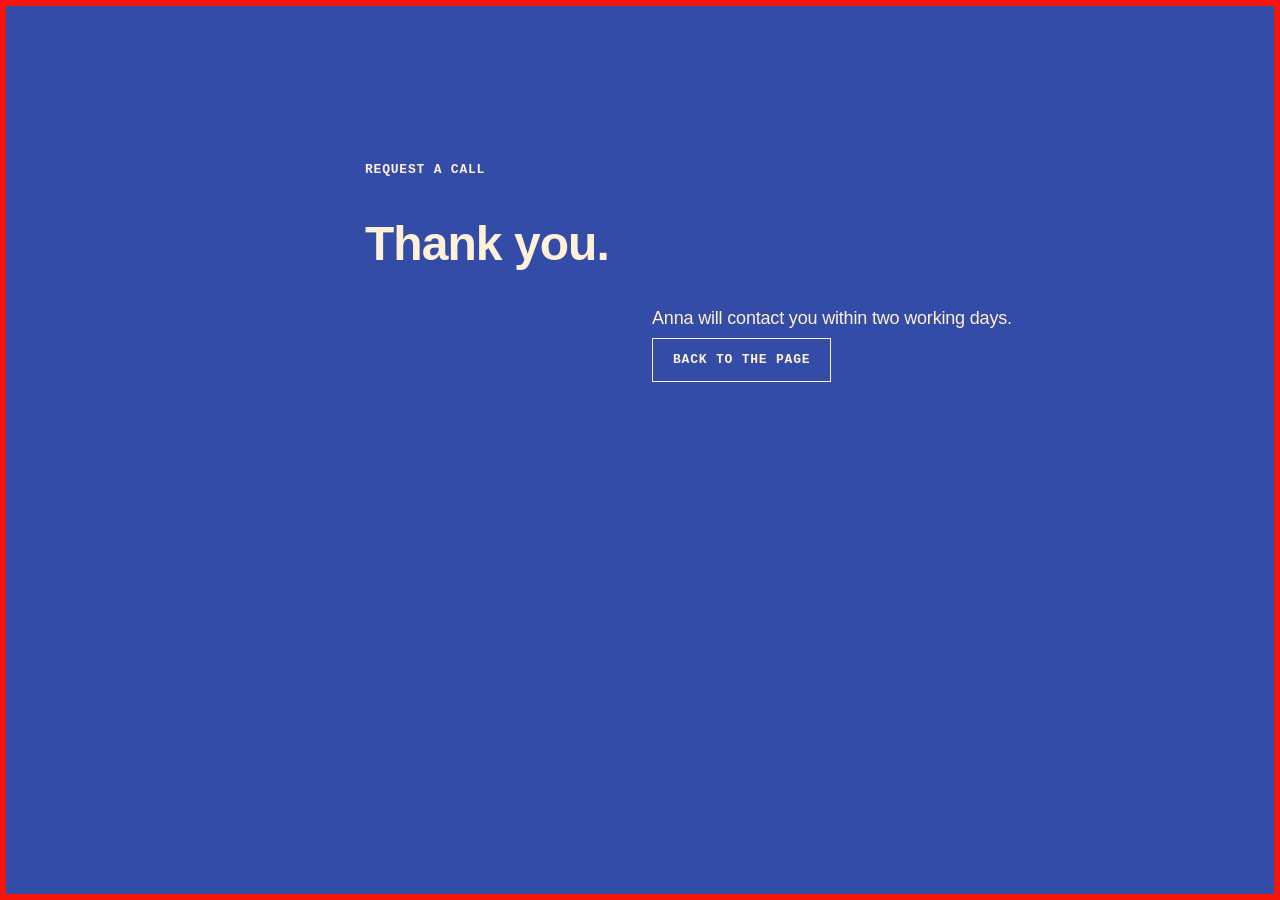
<file: thank-you.html>
<!doctype html>
<html lang="en">
<head>
<meta charset="utf-8">
<meta name="viewport" content="width=device-width, initial-scale=1">
<title>Thank you — HABITAT</title>
<meta name="robots" content="noindex">
<link rel="icon" href="assets/img/icons/favicon-32.png" sizes="32x32" type="image/png">
<link rel="icon" href="assets/img/icons/icon-192.png" sizes="192x192" type="image/png">
<link rel="icon" href="assets/img/icons/icon.svg" type="image/svg+xml">
<link rel="apple-touch-icon" href="assets/img/icons/apple-touch-icon.png">
<link rel="manifest" href="site.webmanifest">
<!-- Adobe Fonts load only after consent (see main.js, "Fonts consent"); otherwise system fonts are used -->
<script>(function(){try{var c=JSON.parse(localStorage.getItem("habitat-fonts")||"null");if(c&&c.v==="yes"&&Date.now()-c.t<15768000000){var l=document.createElement("link");l.rel="stylesheet";l.id="adobe-fonts";l.href="https://use.typekit.net/uzy3lzg.css";document.head.appendChild(l);}}catch(e){}})();</script>
<link rel="stylesheet" href="styles.css">
</head>
<body class="ground-blue">
<!-- Optional: Formspree can redirect here after a no-JavaScript submit (set the redirect in your Formspree form settings, if your plan allows it). -->
<div class="frame" aria-hidden="true"></div>
<main class="section">
  <div class="wrap grid stack">
    <p class="label g-2 first-m">Request a call</p>
    <h1 class="display g-24">Thank you.</h1>
    <div class="g-34 copy">
      <p>Anna will contact you within two working days.</p>
      <p><a class="btn btn--cream" href="./">Back to the page</a></p>
    </div>
  </div>
</main>
</body>
</html>
</file>
<file: styles.css>
/* ==========================================================================
   HABITAT — styles.css
   One file for the whole site. Sections follow the page order.
   Breakpoints: tablet ≤ 1100px · mobile ≤ 760px
   ========================================================================== */


/* --------------------------------------------------------------------------
   1. Tokens
   -------------------------------------------------------------------------- */

:root {
  --cream: #fff0d7;
  --red: #f7150b;
  --blue: #334ca7;
  --line: #e3d8bc;          /* hairlines on cream */
  --line-red: #fbb9a6;      /* soft red hairlines (FAQ, lists) */
  --line-cream: rgba(255, 240, 215, 0.3);
  --ph: #f4e2c1;            /* image placeholder fill */

  --sans: "neue-haas-unica", "Neue Haas Unica", "Helvetica Neue", Helvetica, Arial, sans-serif;
  --mono: "degular-mono", "Degular Mono", ui-monospace, "SF Mono", SFMono-Regular, Menlo, Consolas, "Liberation Mono", monospace;

  --frame: 6px;             /* red viewport frame, all four sides */
  --pad: 72px;              /* inner margin: frame + pad = 78px to content */
  --gap: 24px;              /* column gutter */
  --top: 72px;              /* fixed top bar height (inside the frame) */
  --cta: 52px;              /* mobile "Request a call" bar along the bottom */

  --ease: cubic-bezier(.2, .7, .2, 1);
}

@media (max-width: 1100px) {
  :root { --pad: 40px; }
}

@media (max-width: 760px) {
  :root { --pad: 18px; --top: 56px; }
}


/* --------------------------------------------------------------------------
   2. Base
   -------------------------------------------------------------------------- */

*, *::before, *::after { box-sizing: border-box; }

html {
  scroll-behavior: smooth;
  -webkit-text-size-adjust: 100%;
}

html:has(dialog[open]) { overflow: hidden; }

body {
  margin: 0;
  background: var(--cream);
  color: var(--red);
  font-family: var(--sans);
  font-size: 18px;
  line-height: 20px;
  font-weight: 500;
  letter-spacing: -0.01em;
  -webkit-font-smoothing: antialiased;
  -moz-osx-font-smoothing: grayscale;
}

[hidden] { display: none !important; }

p, h1, h2, h3, ul, figure, blockquote { margin: 0; }
ul { padding: 0; }
img { display: block; max-width: 100%; height: auto; }
a { color: inherit; text-decoration: none; }
button { font: inherit; letter-spacing: inherit; }

:focus-visible { outline: 2px solid var(--blue); outline-offset: 4px; }
.ground-blue :focus-visible,
.ground-red :focus-visible,
.ground-blue:focus-visible { outline-color: var(--cream); }
/* Focus rings only while navigating with the Tab key (html.kb, set in main.js) */
html:not(.kb) :focus-visible { outline: none; }

.skip {
  position: absolute;
  left: -9999px;
  top: 12px;
  z-index: 200;
  padding: 12px 16px;
  background: var(--cream);
  color: var(--red);
}
.skip:focus { left: 18px; }


/* --------------------------------------------------------------------------
   3. Type
   -------------------------------------------------------------------------- */

.display {
  font-size: 48px;
  line-height: 48px;
  font-weight: 700;
  letter-spacing: -0.02em;
}

.label {
  font-family: var(--mono);
  font-size: 13px;
  line-height: 20px;
  font-weight: 700;
  letter-spacing: 0.06em;
  text-transform: uppercase;
}

.nav {
  font-family: var(--mono);
  font-size: 16px;
  line-height: 20px;
  font-weight: 700;
  letter-spacing: 0.04em;
  text-transform: uppercase;
}

.caption {
  font-family: var(--mono);
  font-size: 11px;
  line-height: 16px;
  font-weight: 700;
  letter-spacing: 0.12em;
  text-transform: uppercase;
}

.b { font-weight: 700; font-size: 18px; line-height: 20px; }
.small { font-size: 17px; font-weight: 400; }
.meta { color: var(--blue); }
.ground-blue .meta { color: inherit; }

.copy { display: flex; flex-direction: column; gap: 10px; }

.hang { text-indent: -0.42em; }

.m-only { display: none; }

@media (max-width: 760px) {
  .display { font-size: 32px; line-height: 36px; }
  .d-only { display: none; }
  .m-only { display: inline; }
}


/* --------------------------------------------------------------------------
   4. Layout: frame, wrap, 4-column grid
   -------------------------------------------------------------------------- */

.frame {
  position: fixed;
  inset: 0;
  z-index: 60;
  border: var(--frame) solid var(--red);
  pointer-events: none;
}

.wrap {
  max-width: 1440px;
  margin: 0 auto;
  padding-inline: calc(var(--frame) + var(--pad));
}

.grid {
  display: grid;
  grid-template-columns: repeat(4, minmax(0, 1fr));
  column-gap: var(--gap);
}

.g-1  { grid-column: 1; }
.g-2  { grid-column: 2; }
.g-3  { grid-column: 3; }
.g-4  { grid-column: 4; }
.g-12 { grid-column: 1 / span 2; }
.g-23 { grid-column: 2 / span 2; }
.g-24 { grid-column: 2 / span 3; }
.g-34 { grid-column: 3 / span 2; }

/* Headline row, then label (col 2) beside copy (cols 3–4) */
.stack { row-gap: 40px; align-items: baseline; }

@media (max-width: 760px) {
  .grid { grid-template-columns: minmax(0, 1fr); }
  .grid > [class*="g-"] { grid-column: 1; grid-row: auto; }
  /* Mobile: label first, headline 20 below it, copy 32 below that */
  .stack { row-gap: 0; }
  .stack > * { margin-top: 32px; }
  .stack > .first-m { order: -1; margin-top: 0; }
  .stack > .display { margin-top: 20px; }
}


/* --------------------------------------------------------------------------
   5. Buttons
   -------------------------------------------------------------------------- */

.btn {
  display: inline-flex;
  align-items: center;
  justify-content: center;
  height: 44px;
  padding: 0 20px;
  border: 1px solid currentColor;
  background: transparent;
  color: inherit;
  font-family: var(--mono);
  font-size: 13px;
  line-height: 20px;
  font-weight: 700;
  letter-spacing: 0.06em;
  text-transform: uppercase;
  white-space: nowrap;
  cursor: pointer;
  transition: background-color .2s, color .2s, border-color .2s;
}

.btn:hover { background: var(--red); border-color: var(--red); color: var(--cream); }

.btn--cream { color: var(--cream); border-color: var(--cream); }
.ground-blue .btn--cream:hover { background: var(--cream); border-color: var(--cream); color: var(--blue); }
.ground-red .btn--cream:hover { background: var(--cream); border-color: var(--cream); color: var(--red); }

.btn--blue { background: var(--blue); border-color: var(--blue); color: var(--cream); }
.btn--blue:hover { background: var(--red); border-color: var(--red); }

.btn--red { background: var(--red); border-color: var(--red); color: var(--cream); }
.btn--red:hover { background: transparent; border-color: var(--red); color: var(--red); }

.btn--fill { background: var(--cream); border-color: var(--cream); color: var(--blue); }
.btn--fill:hover { background: var(--red); border-color: var(--red); color: var(--cream); }

.ground-blue { background: var(--blue); color: var(--cream); }
.ground-red { background: var(--red); color: var(--cream); }


/* --------------------------------------------------------------------------
   6. Fixed top bar (inside the frame) + "Request a call" rail / bottom bar
   -------------------------------------------------------------------------- */

html { scroll-padding-top: calc(var(--frame) + var(--top) + 12px); }

/* Milky, translucent cream — content blurs as it scrolls underneath */
.top {
  position: fixed;
  top: var(--frame);
  left: var(--frame);
  right: var(--frame);
  z-index: 55;
  height: var(--top);
  background: rgba(255, 240, 215, 0.78);
  -webkit-backdrop-filter: blur(16px) saturate(1.3);
  backdrop-filter: blur(16px) saturate(1.3);
}
@supports not ((backdrop-filter: blur(1px)) or (-webkit-backdrop-filter: blur(1px))) {
  .top { background: rgba(255, 240, 215, 0.96); }
}

.top__inner {
  position: relative;
  max-width: calc(1440px - var(--frame) * 2);
  height: 100%;
  margin: 0 auto;
  padding-inline: var(--pad);
  display: flex;
  align-items: center;
  gap: 24px;
}

.top__home { display: flex; align-items: center; min-width: 0; height: 44px; }
.top__logo { width: auto; height: 22px; }

.top__nav { display: flex; gap: 48px; margin-left: auto; }
.top__nav a { transition: color .2s; }
.top__nav a:hover,
.top__nav a[aria-current="true"] { color: var(--blue); }

/* DE tab hanging from the top of the frame */
.top__lang {
  position: absolute;
  top: 0;
  right: var(--pad);
  display: flex;
  align-items: center;
  justify-content: center;
  width: 56px;
  height: 21px;
  background: var(--red);
  color: var(--cream);
  font-family: var(--mono);
  font-size: 11px;
  line-height: 16px;
  font-weight: 700;
  letter-spacing: 0.12em;
}

.top__menu {
  display: none;
  flex: none;
  align-items: center;
  justify-content: center;
  width: 44px;
  height: 44px;
  margin-left: auto;
  padding: 0;
  border: 0;
  background: var(--red);
  color: var(--cream);
  cursor: pointer;
}

/* Desktop: red tab on the left edge of the frame */
.rail {
  position: fixed;
  left: 0;
  top: 50%;
  z-index: 70;
  display: flex;
  align-items: center;
  justify-content: center;
  width: 34px;
  min-height: 152px;
  padding: 24px 0;
  white-space: nowrap;
  background: var(--red);
  color: var(--cream);
  writing-mode: vertical-rl;
  transform: translateY(-50%) rotate(180deg);
  font-family: var(--mono);
  font-size: 13px;
  line-height: 20px;
  font-weight: 700;
  letter-spacing: 0.06em;
  text-transform: uppercase;
  transition: background-color .2s;
}
.rail:hover { background: var(--blue); }

@media (max-width: 1100px) {
  .top__nav { gap: 24px; }
}

@media (max-width: 760px) {
  body { padding-top: calc(var(--frame) + var(--top)); padding-bottom: var(--cta); }

  .top__inner { padding: 0 6px 0 var(--pad); gap: 12px; }
  .top__home { flex: 1; }
  .top__logo { height: 18px; }
  .top__nav, .top__lang { display: none; }
  .top__menu { display: flex; }

  /* Mobile: the rail becomes the bottom edge of the frame */
  .rail {
    top: auto;
    bottom: 0;
    right: 0;
    width: auto;
    height: var(--cta);
    min-height: 0;
    padding: 0;
    writing-mode: horizontal-tb;
    transform: none;
  }
  .rail:hover { background: var(--red); }
  .rail:active { background: var(--blue); }
}


/* --------------------------------------------------------------------------
   7. Sections — shared spacing
   -------------------------------------------------------------------------- */

.section { padding-block: 160px; }

@media (max-width: 760px) {
  .section { padding-block: 100px; }
}


/* --------------------------------------------------------------------------
   8. 01 Hero
   -------------------------------------------------------------------------- */

.hero .wrap { padding-top: calc(var(--frame) + var(--top)); }

.hero__title { margin-top: 96px; }
.hero__intro { margin-top: 20px; align-items: last baseline; }
.hero__meta { text-align: right; }

.hero__img {
  width: 100%;
  height: auto;
  aspect-ratio: 3200 / 1185;
  margin-top: 20px;
  object-fit: cover;
  object-position: center;
}

@media (max-width: 1100px) {
  .hero__title { margin-top: 72px; }
  .hero__intro .g-12 { grid-column: 1 / span 3; }
}

@media (max-width: 760px) {
  .hero .wrap { padding-top: 0; padding-bottom: 24px; }
  .hero__title { margin-top: 48px; }
  .hero__intro .g-12 { grid-column: 1; }
  .hero__meta { margin-top: 20px; text-align: left; font-size: 13px; letter-spacing: 0.06em; }
  .hero__img { height: auto; aspect-ratio: 16 / 9; margin-top: 32px; object-position: center; }
}


/* --------------------------------------------------------------------------
   9. 02 Challenge · 03 Handled
   -------------------------------------------------------------------------- */

.section--challenge { padding: 80px 0 0; }

/* Detail row: four 3:4 images, one grid column each */
.details { margin-top: 80px; }
.details__item { margin: 0; }
.details__item img { display: block; width: 100%; height: auto; aspect-ratio: 3 / 4; object-fit: cover; }
.details__item figcaption { margin-top: 12px; }
.section--handled { padding-block: 80px; }

.handled {
  display: grid;
  grid-template-columns: repeat(2, minmax(0, 1fr));
  column-gap: var(--gap);
  row-gap: 60px;
  align-items: start;
}
.handled p { margin-top: 20px; }
.handled p + p { margin-top: 10px; }

@media (max-width: 1100px) {
  .handled { grid-template-columns: minmax(0, 1fr); row-gap: 40px; }
}

@media (max-width: 760px) {
  .section--challenge { padding: 100px 0 0; }
  /* Detail row becomes a swipe strip: one image and the start of the next */
  .details {
    display: flex;
    gap: 12px;
    margin-top: 48px;
    overflow-x: auto;
    scroll-snap-type: x mandatory;
    scrollbar-width: none;
    -webkit-overflow-scrolling: touch;
  }
  .details::-webkit-scrollbar { display: none; }
  .details__item { flex: 0 0 78%; scroll-snap-align: start; }
  .section--handled { padding-block: 100px; }
}


/* --------------------------------------------------------------------------
   10. 04 Why HABITAT (blue)
   -------------------------------------------------------------------------- */

.why__quote { margin-top: 40px; row-gap: 20px; }
.why__bio { margin-top: 40px; align-items: start; }
.why__bio img { grid-row: 1; width: 100%; aspect-ratio: 2 / 3; object-fit: cover; }
.why__bio p { grid-row: 1; margin-top: -4px; }

@media (max-width: 1100px) {
  .why__bio p { grid-column: 2 / span 2; }
}

@media (max-width: 760px) {
  .why__quote { margin-top: 20px; }
  .why__bio img { aspect-ratio: 4 / 5; object-position: 50% 25%; }
  .why__bio p { margin-top: 24px; }
}


/* --------------------------------------------------------------------------
   11. 05 Projects
   -------------------------------------------------------------------------- */

.projects { margin-top: 80px; }

.projects__list {
  display: grid;
  grid-template-columns: repeat(2, minmax(0, 1fr));
  column-gap: var(--gap);
  row-gap: 60px;
  list-style: none;
}

.project.is-hidden { display: none; }
.project.is-new { animation: rise .5s var(--ease) both; }

.project__card {
  display: flex;
  flex-direction: column;
  width: 100%;
  padding: 0;
  border: 0;
  background: none;
  color: inherit;
  text-align: left;
  cursor: pointer;
}
.project__card > .label { margin-top: 12px; }
.project__name { font-weight: 700; }
.project__card:hover .project__name,
.project__card:focus-visible .project__name { color: var(--blue); }

.project__card img,
.ph--card { width: 100%; aspect-ratio: 3 / 2; object-fit: cover; }

/* Image placeholder — replace with <img> when photos exist */
.ph {
  display: flex;
  align-items: flex-end;
  padding: 12px;
  background: var(--ph);
  color: var(--blue);
  font-family: var(--mono);
  font-size: 11px;
  line-height: 16px;
  font-weight: 700;
  letter-spacing: 0.12em;
  text-transform: uppercase;
}

.projects__more { display: flex; align-items: center; gap: 24px; margin-top: 60px; }
.projects__more[hidden] { display: none; }

@media (max-width: 760px) {
  .projects { margin-top: 40px; }
  .projects__list { grid-template-columns: minmax(0, 1fr); row-gap: 40px; }
  .projects__more { justify-content: space-between; margin-top: 40px; }
}


/* --------------------------------------------------------------------------
   12. 06 Plans (blue) + How we work
   -------------------------------------------------------------------------- */

.section--plans .stack > *,
.section--how .stack > * { grid-row: 1; }

.plans {
  margin-top: 80px;
  grid-template-rows: repeat(6, auto);
}

.plan {
  grid-row: span 6;
  display: grid;
  grid-template-rows: subgrid;
  border-top: 1px solid var(--cream);
  padding-top: 20px;
}

.plan__name { font-size: 32px; line-height: 36px; font-weight: 500; letter-spacing: -0.02em; }
.plan__price { padding-top: 40px; font-size: 48px; line-height: 48px; font-weight: 500; letter-spacing: -0.02em; }
.plan__unit { padding-top: 10px; }
.plan__lead { padding-top: 40px; }
.plan__list { padding-top: 20px; list-style: none; }
.plan__list li { padding: 10px 0; border-top: 1px solid var(--line-cream); }
.plan__more { display: none; padding-top: 20px; font-size: 17px; font-weight: 400; }
.plan__more .label { margin-bottom: 10px; }
.plans.is-open .plan__more { display: block; animation: rise .4s var(--ease) both; }

/* Signature: the one light card on the blue ground */
.plans { align-items: stretch; }
.plan--featured,
.plan--addon {
  position: relative;
  padding: 20px 20px 24px;
  border: 1px solid var(--cream);
}
.plan--featured { background: var(--cream); color: var(--blue); }
.plan--featured .plan__list li { border-top-color: rgba(51, 76, 167, 0.22); }
.plan__flag {
  position: absolute;
  top: -1px;
  right: -1px;
  padding: 2px 8px;
  background: var(--blue);
  color: var(--cream);
  font-size: 11px;
  line-height: 16px;
  letter-spacing: 0.12em;
}

/* Paid promotion: outline only, the quieter add-on */
.plan--addon { background: transparent; }

.toggle {
  display: flex;
  align-items: center;
  gap: 12px;
  height: 44px;
  margin-top: 20px;
  padding: 0;
  border: 0;
  background: none;
  color: inherit;
  cursor: pointer;
}
.toggle:hover { color: #fff; }

.nextstep {
  margin: 60px calc(var(--gap) * -1) 0;
  padding: var(--gap);
  align-items: center;
  background: var(--cream);
  color: var(--blue);
}
.nextstep .btn { width: 100%; }

.section--how { padding-bottom: 0; }
/* FAQ and Kontakt share the cream ground: one section gap between them, not two */
.section--contact { padding-top: 0; }
.how { margin-top: 60px; align-items: start; }
.how__col { border-top: 1px solid var(--red); padding-top: 20px; }
.how__col .label + p { margin-top: 20px; }
.how__list { padding-top: 20px; list-style: none; }
.how__list li { padding: 10px 0; border-top: 1px solid var(--line-red); }

@media (max-width: 1100px) {
  .plans { grid-template-columns: repeat(2, minmax(0, 1fr)); grid-template-rows: none; row-gap: 48px; }
  .plan { grid-row: auto; display: block; }
  .plan__price { font-size: 40px; line-height: 40px; }
  .nextstep { grid-template-columns: repeat(3, minmax(0, 1fr)); }
  .nextstep .g-1 { grid-column: 1 / -1; margin-bottom: 12px; }
  .nextstep .g-23 { grid-column: 1 / span 2; }
  .nextstep .g-4 { grid-column: 3; }
}

@media (max-width: 760px) {
  .section--plans .stack > *,
  .section--how .stack > * { grid-row: auto; }

  .plans { margin-top: 48px; grid-template-columns: minmax(0, 1fr); }
  .plan__name { font-size: 24px; line-height: 28px; }
  .plan__price { padding-top: 24px; }
  .plan__unit { padding-top: 8px; }
  .plan__lead { padding-top: 20px; }
  .plan__list { padding-top: 16px; }
  .toggle { margin-top: 24px; }

  .nextstep {
    display: flex;
    flex-direction: column;
    align-items: stretch;
    margin: 40px calc(var(--frame) * -1) 0;
    padding: 20px 18px 18px;
  }
  .nextstep .g-1 { margin-bottom: 0; }
  .nextstep .b { margin-top: 12px; }
  .nextstep .btn { margin-top: 20px; }

  .section--how { padding-bottom: 0; }
  .how { margin-top: 40px; row-gap: 40px; }
  .how__col .label + p { margin-top: 12px; }
  .how__list { padding-top: 16px; }
}


/* --------------------------------------------------------------------------
   13. 07 FAQ
   -------------------------------------------------------------------------- */

.faq { display: flex; flex-direction: column; gap: 40px; margin-top: 80px; }
.faq__group { align-items: start; }
.faq__title { padding-top: 25px; }
.faq__items { border-top: 1px solid var(--red); }

.faq details { border-bottom: 1px solid var(--line-red); }
.faq details:last-child { border-bottom: 0; }

.faq summary {
  display: flex;
  justify-content: space-between;
  align-items: baseline;
  gap: 24px;
  padding: 24px 0;
  font-weight: 700;
  list-style: none;
  cursor: pointer;
}
.faq summary::-webkit-details-marker { display: none; }
.faq summary::after {
  content: "+";
  flex: none;
  font-family: var(--mono);
  font-size: 13px;
  line-height: 20px;
  color: var(--blue);
}
.faq details[open] summary::after { content: "−"; }
.faq summary:hover { color: var(--blue); }

.faq__a { display: flex; flex-direction: column; gap: 10px; padding: 0 48px 24px 24px; }
.faq details[open] .faq__a { animation: rise .4s var(--ease) both; }

@media (max-width: 760px) {
  .faq { margin-top: 48px; }
  .faq__title { padding-top: 0; margin-bottom: 12px; }
  .faq summary { gap: 16px; padding: 20px 0; }
  .faq__a { padding: 0 24px 20px 0; }
}


/* --------------------------------------------------------------------------
   14. 08 Contact
   -------------------------------------------------------------------------- */

.contact__btn { margin-top: 20px; }

@media (max-width: 760px) {
  .contact__btn { width: 100%; }
}


/* --------------------------------------------------------------------------
   15. 09 Footer (red)
   -------------------------------------------------------------------------- */

.footer {
  padding: 120px 0 40px;
  font-family: var(--mono);
  font-size: 16px;
  line-height: 20px;
  font-weight: 700;
  letter-spacing: 0.04em;
  text-transform: uppercase;
}
.footer a:hover { color: #fff; }

.footer__cols { align-items: start; }
.footer__col { display: flex; flex-direction: column; }
.footer__h { margin-bottom: 20px; }

.footer__mark { width: auto; height: 20px; margin-bottom: 20px; margin-right: auto; }

.footer__legal {
  margin-top: 40px;
  padding-top: 20px;
  border-top: 1px solid var(--cream);
  align-items: baseline;
}

@media (max-width: 1100px) {
  .footer { font-size: 13px; letter-spacing: 0.06em; }
}

@media (max-width: 760px) {
  .footer { padding: 64px 0 40px; }
  .footer__cols,
  .footer__legal { grid-template-columns: repeat(2, minmax(0, 1fr)); }
  .footer__cols { row-gap: 32px; }
  /* Kontakt full width, then Folgen | Seite side by side, logo + address last */
  .footer__contact { grid-column: 1 / -1; order: -1; }
  .footer__studio { grid-column: 1 / -1; order: 1; }
  .footer__page { grid-column: 1; grid-row: 2; }
  .footer__follow { grid-column: 2; grid-row: 2; }
  .footer__h { margin-bottom: 12px; }
  .footer__mark { margin-top: 24px; }
  .footer__legal { margin-top: 24px; padding-top: 16px; row-gap: 8px; }
}


/* --------------------------------------------------------------------------
   16. Dialogs — shared
   -------------------------------------------------------------------------- */

dialog {
  width: 100%;
  height: 100%;
  height: 100dvh;
  max-width: 100%;
  max-height: 100%;
  max-height: 100dvh;
  margin: 0;
  padding: 0;
  border: var(--frame) solid var(--red);
  background: var(--cream);
  color: var(--red);
  overflow-y: auto;
  overscroll-behavior: contain;
}
dialog::backdrop { background: transparent; }
dialog[open] { animation: fade .3s ease-out both; }

.dialog-wrap,
.pdialog__inner,
.cdialog__inner {
  max-width: 1428px;
  margin: 0 auto;
  padding: 0 var(--pad) 24px;
}


/* --------------------------------------------------------------------------
   17. Menu dialog (mobile)
   -------------------------------------------------------------------------- */

.menu.ground-red { background: var(--red); color: var(--cream); }
.menu[open] {
  display: flex;
  flex-direction: column;
  padding: 0 18px 32px;
}

.menu__head { display: flex; justify-content: space-between; align-items: center; flex: none; height: 56px; margin-right: -12px; }
.menu__head img { width: auto; height: 18px; }

.menu__close {
  display: flex;
  align-items: center;
  justify-content: center;
  width: 44px;
  height: 44px;
  padding: 0;
  border: 1px solid var(--cream);
  background: none;
  color: var(--cream);
  cursor: pointer;
}

.menu__nav {
  display: flex;
  flex-direction: column;
  gap: 8px;
  margin-top: 64px;
  font-size: 32px;
  line-height: 40px;
  letter-spacing: -0.02em;
}
.menu__nav a:hover { color: #fff; }

.menu__foot {
  display: flex;
  justify-content: space-between;
  align-items: center;
  margin-top: auto;
  padding-top: 48px;
}


/* --------------------------------------------------------------------------
   18. Project dialog
   -------------------------------------------------------------------------- */

/* The dialog always fills the screen: bar on top, body grows, nav pinned to the bottom */
.pdialog[open] .pdialog__inner {
  display: flex;
  flex-direction: column;
  min-height: 100%;
  padding-bottom: 0;
}

.pdialog__bar { flex: none; align-items: center; padding-top: 24px; }
.pdialog__close { justify-self: end; }

.pdialog__body {
  flex: 1 0 auto;
  grid-template-rows: auto auto;
  align-content: start;
  align-items: start;
  row-gap: 24px;
  margin-top: 24px;
}

.pdialog__title { grid-column: 1 / span 3; grid-row: 1; }
/* Category sits right-aligned on the title row, like the hero's "Vienna / Monthly plans" */
.pdialog__tag { grid-column: 4; grid-row: 1; align-self: end; text-align: right; }

/* Large image, cols 1–2, 3:2 */
.pdialog__main { grid-column: 1 / span 2; grid-row: 2; }
.pdialog__main > * { display: flex; width: 100%; height: auto; aspect-ratio: 3 / 2; object-fit: cover; }

/* Right half: two upright images side by side (cols 3 and 4), exactly as tall as the large image —
   at this width that is close to 2:3. height 0 + min-height 100%: the row takes its height from the large image. */
.pdialog__thumbs {
  grid-column: 3 / span 2;
  grid-row: 2;
  align-self: stretch;
  height: 0;
  min-height: 100%;
  display: grid;
  grid-template-columns: repeat(2, minmax(0, 1fr));
  gap: var(--gap);
}
/* Absolutely placed, so no photo can push the row taller — upright or landscape */
.pdialog__thumbs { position: relative; }
.pdialog__thumbs > * {
  position: absolute;
  top: 0;
  bottom: 0;
  display: flex;
  width: calc(50% - var(--gap) / 2);
  height: 100%;
  object-fit: cover;
}
.pdialog__thumbs > :nth-child(1) { left: 0; }
.pdialog__thumbs > :nth-child(2) { right: 0; }

/* … and the text below them, starting at the middle of the screen */
.pdialog__body { grid-template-rows: auto auto 1fr; }
.pdialog__text { grid-column: 3 / span 2; grid-row: 3; }

.detail__role {
  color: var(--blue);
  font-family: var(--mono);
  font-size: 13px;
  line-height: 20px;
  font-weight: 700;
  letter-spacing: 0.06em;
  text-transform: uppercase;
}
.pdialog__text p + p { margin-top: 10px; }
.pdialog__text .detail__snippet { margin-top: 20px; font-weight: 700; }

/* Previous / Next: always in the same place at the bottom */
.pdialog__nav {
  position: sticky;
  bottom: 0;
  z-index: 2;
  flex: none;
  margin-top: 24px;
  padding: 16px 0 18px;
  border-top: 1px solid var(--line);
  background: var(--cream);
}
.pdialog__nav .g-4 { justify-self: end; }
.pdialog__nav .g-1 { justify-self: start; }

@media (max-width: 760px) {
  .pdialog__bar { display: flex; gap: 16px; padding-top: 12px; }
  .pdialog__close { margin-left: auto; padding: 0 16px; }

  .pdialog__body { grid-template-rows: none; row-gap: 20px; margin-top: 20px; }
  .pdialog__body > * { grid-column: 1; grid-row: auto; }
  .pdialog__tag { order: -1; text-align: left; margin-bottom: -8px; }
  .pdialog__thumbs { display: grid; grid-template-columns: repeat(2, minmax(0, 1fr)); gap: var(--gap); }
  .pdialog__thumbs { height: auto; min-height: 0; }
  .pdialog__thumbs > * { position: static; width: 100%; height: auto; aspect-ratio: 2 / 3; }

  .pdialog__nav { display: flex; justify-content: space-between; padding: 12px 0; }
  .pdialog__nav .btn { padding: 0 16px; }
}


/* --------------------------------------------------------------------------
   19. Request-a-call dialog (blue) + form
   -------------------------------------------------------------------------- */

.cdialog.ground-blue { background: var(--blue); color: var(--cream); }
.cdialog__inner { padding-bottom: 48px; }

.cdialog__bar { align-items: center; padding-top: 24px; }
.cdialog__bar .btn { justify-self: end; }

.cdialog__body { margin-top: 48px; align-items: start; }
.cdialog__anna img { width: 100%; aspect-ratio: 3 / 4; object-fit: cover; object-position: 50% 25%; }
.cdialog__anna figcaption { margin-top: 12px; }

.cform { margin-top: -7px; }
.cform__intro { margin-top: 24px; }

.cform__fields {
  display: grid;
  grid-template-columns: repeat(2, minmax(0, 1fr));
  column-gap: var(--gap);
  row-gap: 32px;
  margin-top: 40px;
}
.field--wide { grid-column: 1 / -1; }

.field input {
  display: block;
  width: 100%;
  height: 44px;
  margin: 0;
  padding: 0;
  border: 0;
  border-bottom: 1px solid var(--cream);
  border-radius: 0;
  background: transparent;
  color: var(--cream);
  font: inherit;
  font-size: 18px;
  -webkit-appearance: none;
  appearance: none;
}
.field input:focus { outline: none; border-bottom-width: 2px; }
.field input[aria-invalid="true"] { border-bottom-width: 2px; }
.field__err { margin-top: 8px; }

.cform__foot { display: flex; justify-content: space-between; align-items: center; gap: 24px; margin-top: 40px; }
.cform__foot .btn { flex: none; }
.cform__foot a { text-decoration: underline; text-underline-offset: 3px; }
.cform__fail { margin-top: 20px; }

.hp { position: absolute; left: -9999px; width: 1px; height: 1px; overflow: hidden; }

.cthanks { display: flex; flex-direction: column; align-items: flex-start; }
.cthanks p { margin-top: 40px; }
.cthanks .btn { margin-top: 60px; }

@media (max-width: 760px) {
  .cdialog__inner { padding-bottom: 24px; }
  .cdialog__bar { display: flex; justify-content: space-between; padding-top: 12px; }
  .cdialog__bar .btn { padding: 0 16px; }

  .cdialog__body { margin-top: 20px; }
  .cdialog__anna { display: flex; align-items: flex-end; gap: 16px; }
  .cdialog__anna img { width: 48px; height: 64px; aspect-ratio: auto; flex: none; }
  .cdialog__anna figcaption { margin-top: 0; }

  .cform { margin-top: 24px; }
  .cform__intro { margin-top: 12px; }
  .cform__fields { row-gap: 20px; margin-top: 28px; }
  .cform__foot { flex-direction: column; align-items: stretch; gap: 16px; margin-top: 24px; }
  .cform__foot .btn { width: 100%; }

  .cthanks { margin-top: 48px; }
  .cthanks p { margin-top: 24px; }
  .cthanks .btn { width: 100%; margin-top: 40px; }
}


/* --------------------------------------------------------------------------
   20. Motion
   -------------------------------------------------------------------------- */

/* Scroll reveals — main.js adds .reveal / .reveal-img to elements and
   .is-in when they enter the viewport. Without JS (or with reduced motion)
   nothing is hidden. --d is a small per-element stagger. */
.reveal {
  opacity: 0;
  transform: translateY(16px);
  transition: opacity .9s var(--ease), transform .9s var(--ease);
  transition-delay: var(--d, 0s);
}
.reveal.is-in { opacity: 1; transform: none; }

/* Images unveil top to bottom */
.reveal-img {
  clip-path: inset(0 0 100% 0);
  transition: clip-path 1.2s var(--ease);
  transition-delay: var(--d, 0s);
}
.reveal-img.is-in { clip-path: inset(0 0 0 0); }

@keyframes fade { from { opacity: 0; } to { opacity: 1; } }
@keyframes rise { from { opacity: 0; transform: translateY(12px); } to { opacity: 1; transform: none; } }

@media (prefers-reduced-motion: reduce) {
  html { scroll-behavior: auto; }
  *, *::before, *::after { animation: none !important; transition: none !important; }
}


/* --------------------------------------------------------------------------
   21. Footer privacy links, project note, legal pages
   -------------------------------------------------------------------------- */

.footer__end { display: flex; justify-content: space-between; align-items: baseline; gap: 16px; }
@media (max-width: 760px) {
  /* Mobile legal row: © and EN/DE on top, then one link per line */
  .footer__end { display: contents; }
  .footer__legal > *,
  .footer__end > * { grid-column: 1 / -1; justify-self: start; text-align: left; }
  .footer__legal > :first-child { grid-column: 1; grid-row: 1; }
  .footer__end .footer__lang { grid-column: 2; grid-row: 1; justify-self: end; }
}
.footer__btn,
.legal__btn {
  padding: 0;
  border: 0;
  background: none;
  color: inherit;
  font: inherit;
  letter-spacing: inherit;
  text-transform: inherit;
  cursor: pointer;
}
.footer__btn:hover { color: #fff; }
.legal__btn { text-decoration: underline; text-underline-offset: 3px; }

.projects__note { margin-top: 60px; max-width: 46em; font-size: 15px; line-height: 20px; font-weight: 400; color: var(--blue); }
.projects__note a { text-decoration: underline; text-underline-offset: 3px; }

.top__back { margin-left: auto; transition: color .2s; }
.top__back:hover { color: var(--blue); }

.legal { padding-top: calc(var(--frame) + var(--top) + 96px); }
.legal__sub { color: var(--blue); }
.legal__block { margin-top: 48px; padding-top: 20px; border-top: 1px solid var(--line); align-items: start; }
.legal__block:first-of-type { margin-top: 80px; }
.legal__text p + p { margin-top: 12px; }
.legal__text a { text-decoration: underline; text-underline-offset: 3px; }
.legal__text a:hover { color: var(--blue); }

@media (max-width: 760px) {
  .projects__note { margin-top: 40px; }
  .page-legal { padding-bottom: 0; }
  .top__back { font-size: 13px; letter-spacing: 0.06em; }
  .legal { padding-top: 48px; }
  .legal__block { margin-top: 32px; }
  .legal__block:first-of-type { margin-top: 48px; }
  .legal__block .label { margin-bottom: 12px; }
}


/* --------------------------------------------------------------------------
   22. Fonts consent notice (Adobe Fonts load only after "Load fonts")
   -------------------------------------------------------------------------- */

.consent {
  position: fixed;
  left: calc(var(--frame) + 48px);
  bottom: calc(var(--frame) + 24px);
  z-index: 80;
  width: min(420px, calc(100vw - var(--frame) * 2 - 72px));
  padding: 20px;
  border: 1px solid var(--red);
  background: var(--cream);
  color: var(--red);
  font-size: 15px;
  line-height: 20px;
  font-weight: 400;
  animation: rise .4s var(--ease) both;
}
.consent[hidden] { display: none; }
.consent__title { margin-bottom: 8px; }
.consent a { text-decoration: underline; text-underline-offset: 3px; }
.consent__actions { display: flex; flex-wrap: wrap; gap: 12px; margin-top: 16px; }
.consent__actions .btn { flex: 1; padding: 0 16px; }
.consent .btn--solid { background: var(--red); border-color: var(--red); color: var(--cream); }
.consent .btn--solid:hover { background: var(--blue); border-color: var(--blue); }

@media (max-width: 760px) {
  .consent {
    left: var(--frame);
    right: var(--frame);
    bottom: var(--cta);
    width: auto;
    border-width: 1px 0 0;
    padding: 16px 18px;
  }
  .page-legal .consent { bottom: var(--frame); }
  .consent__actions .btn { flex: 1; }
}
</file>
